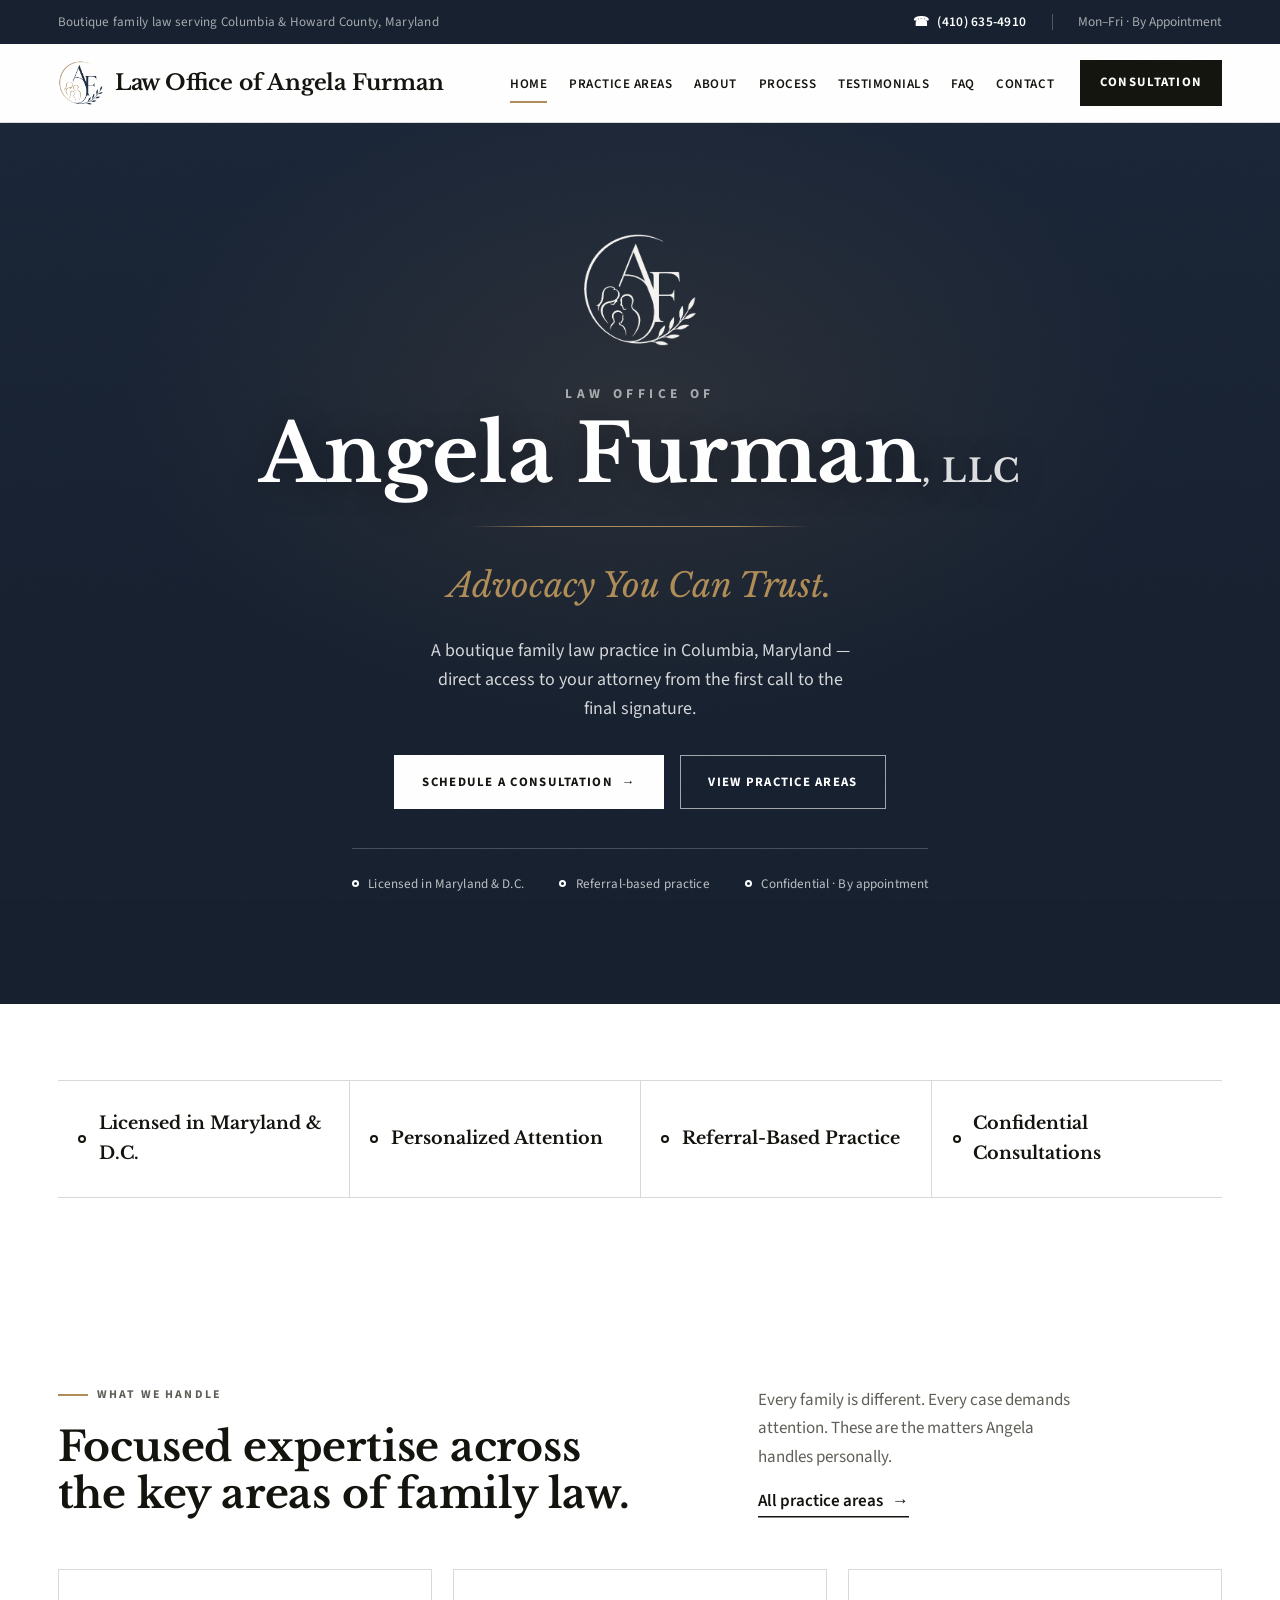
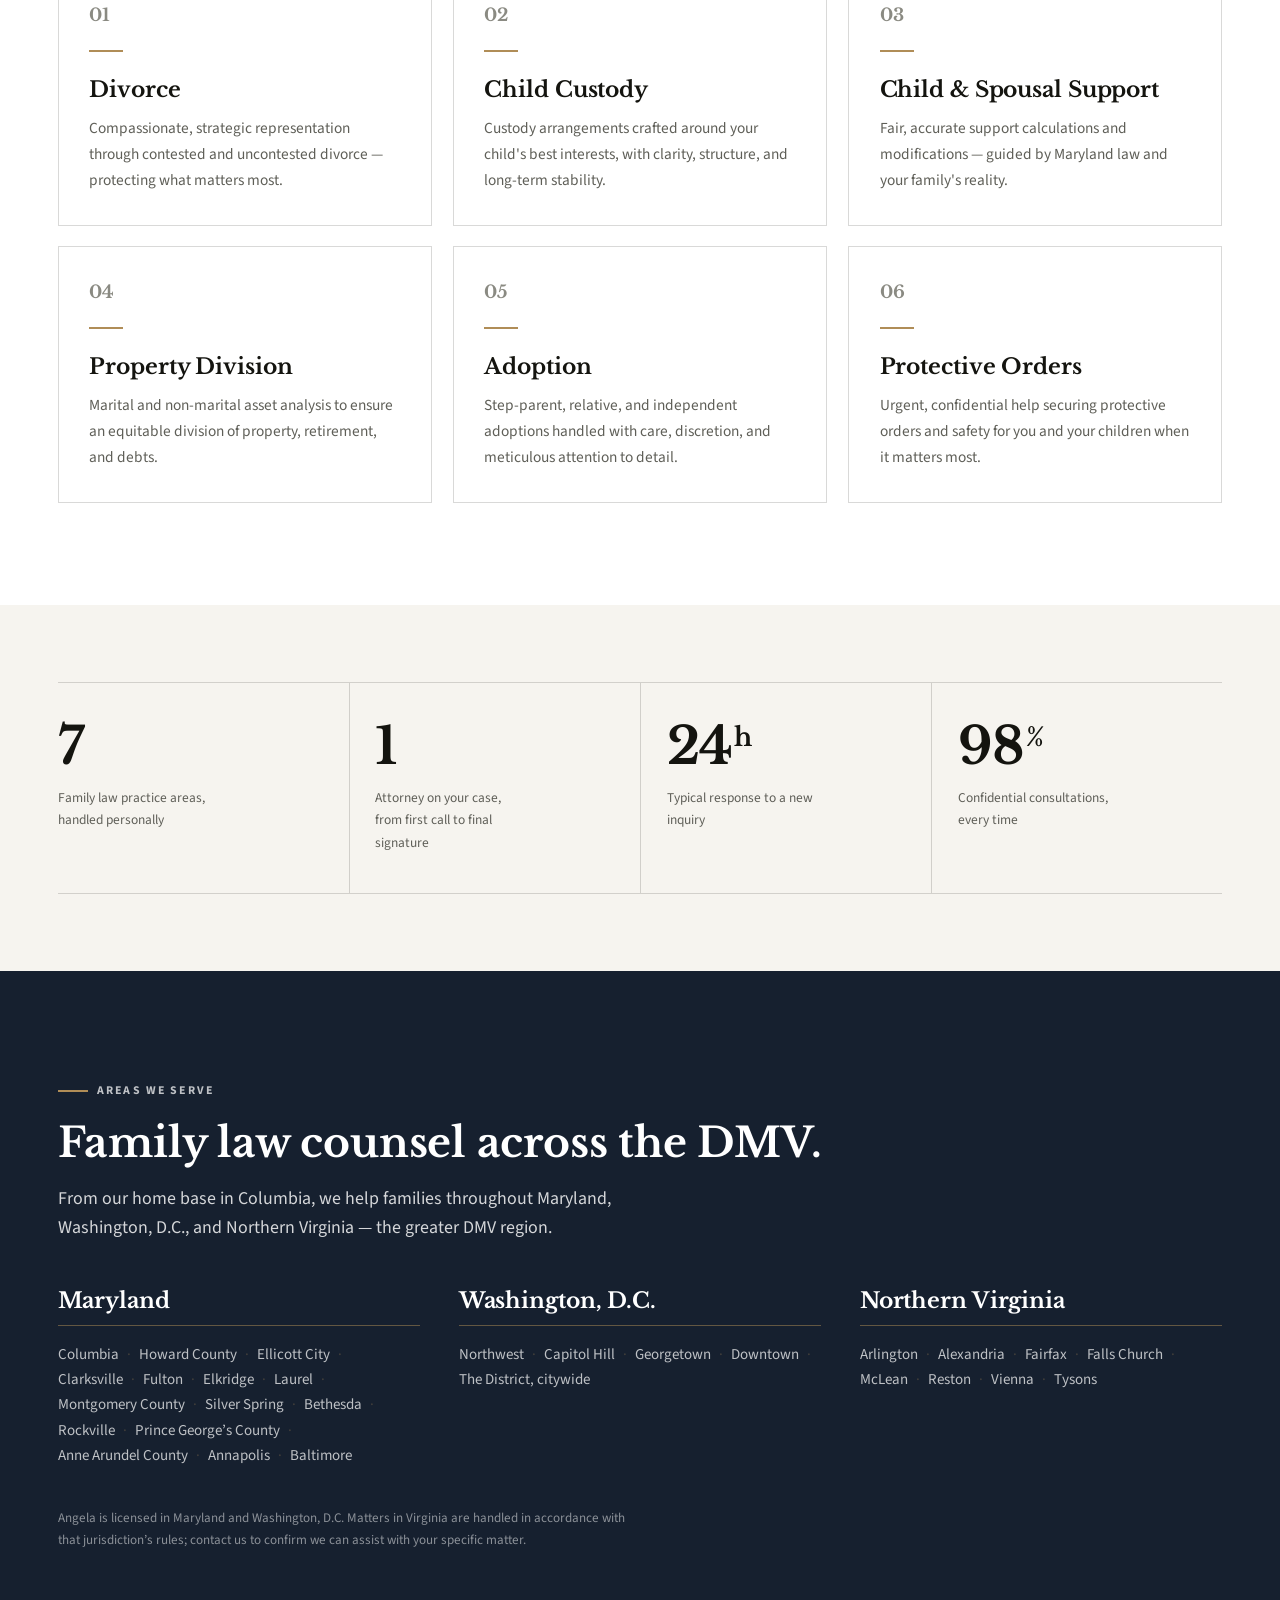
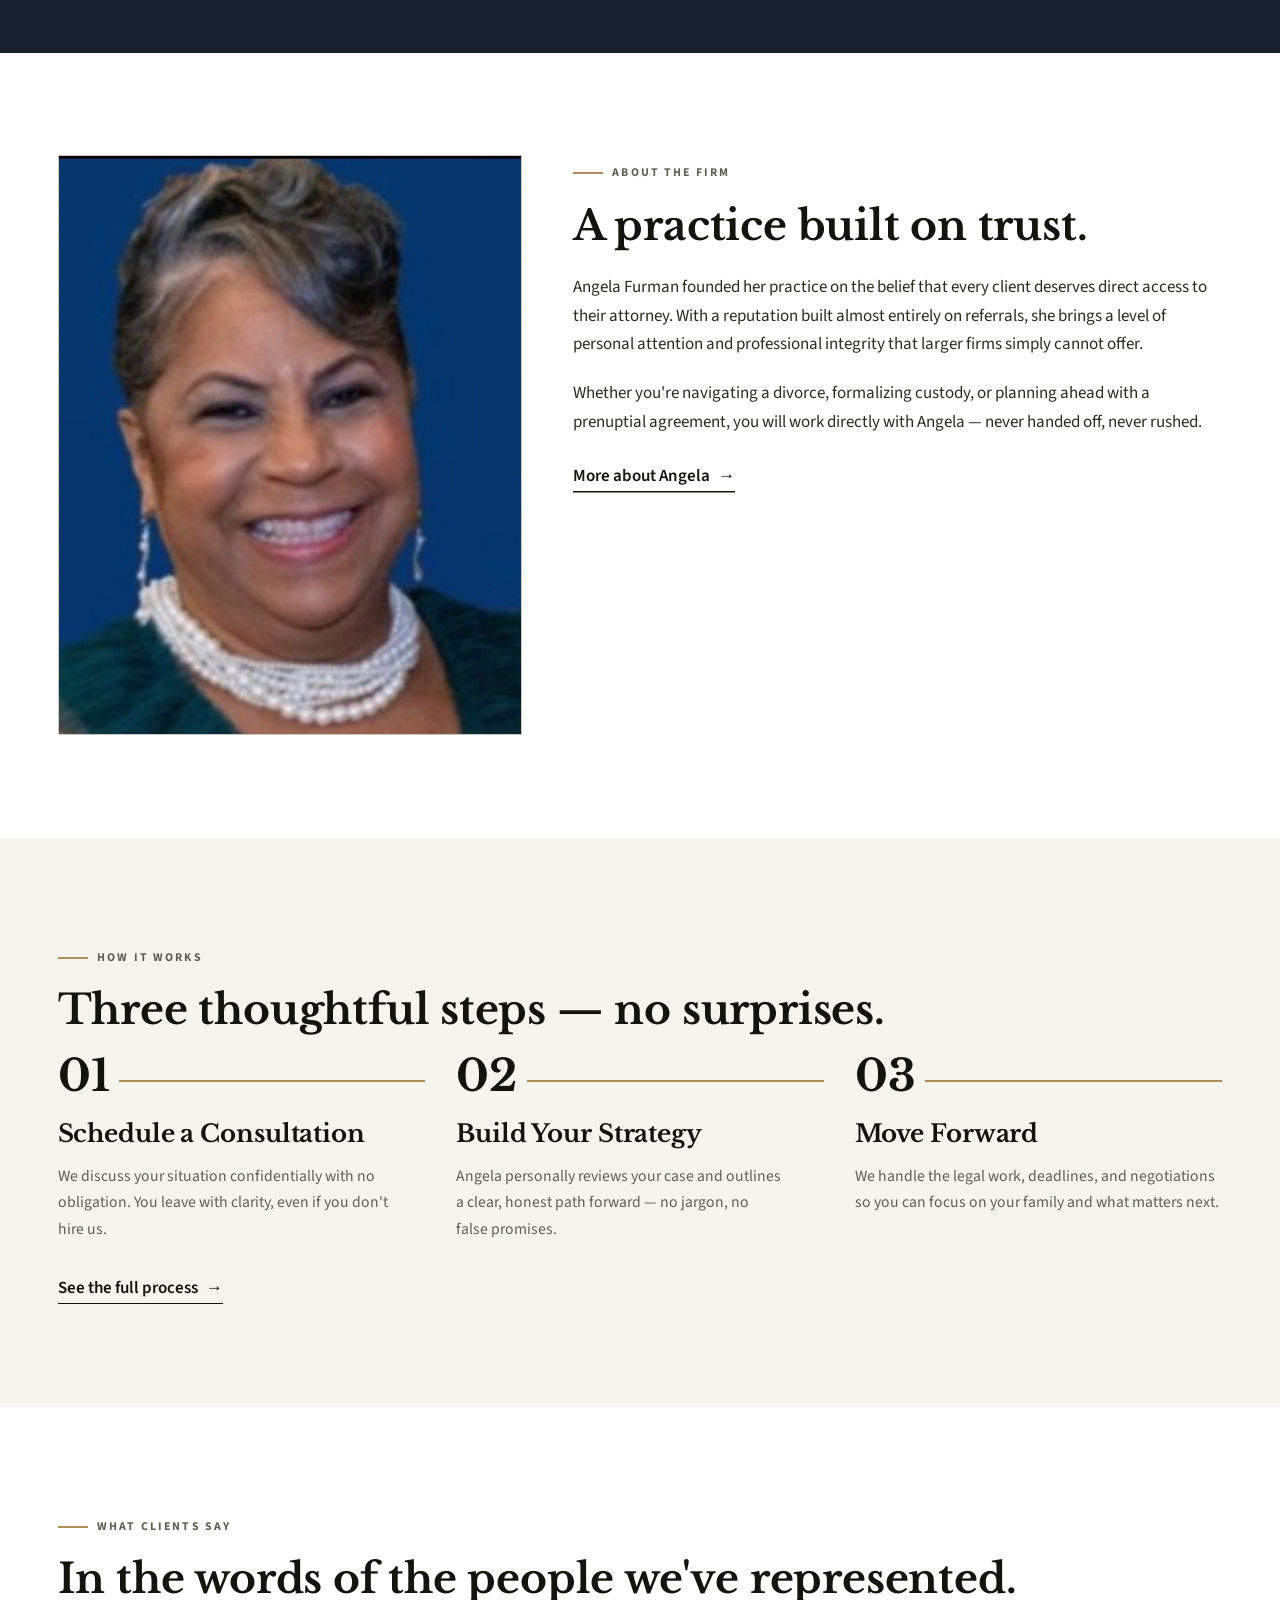
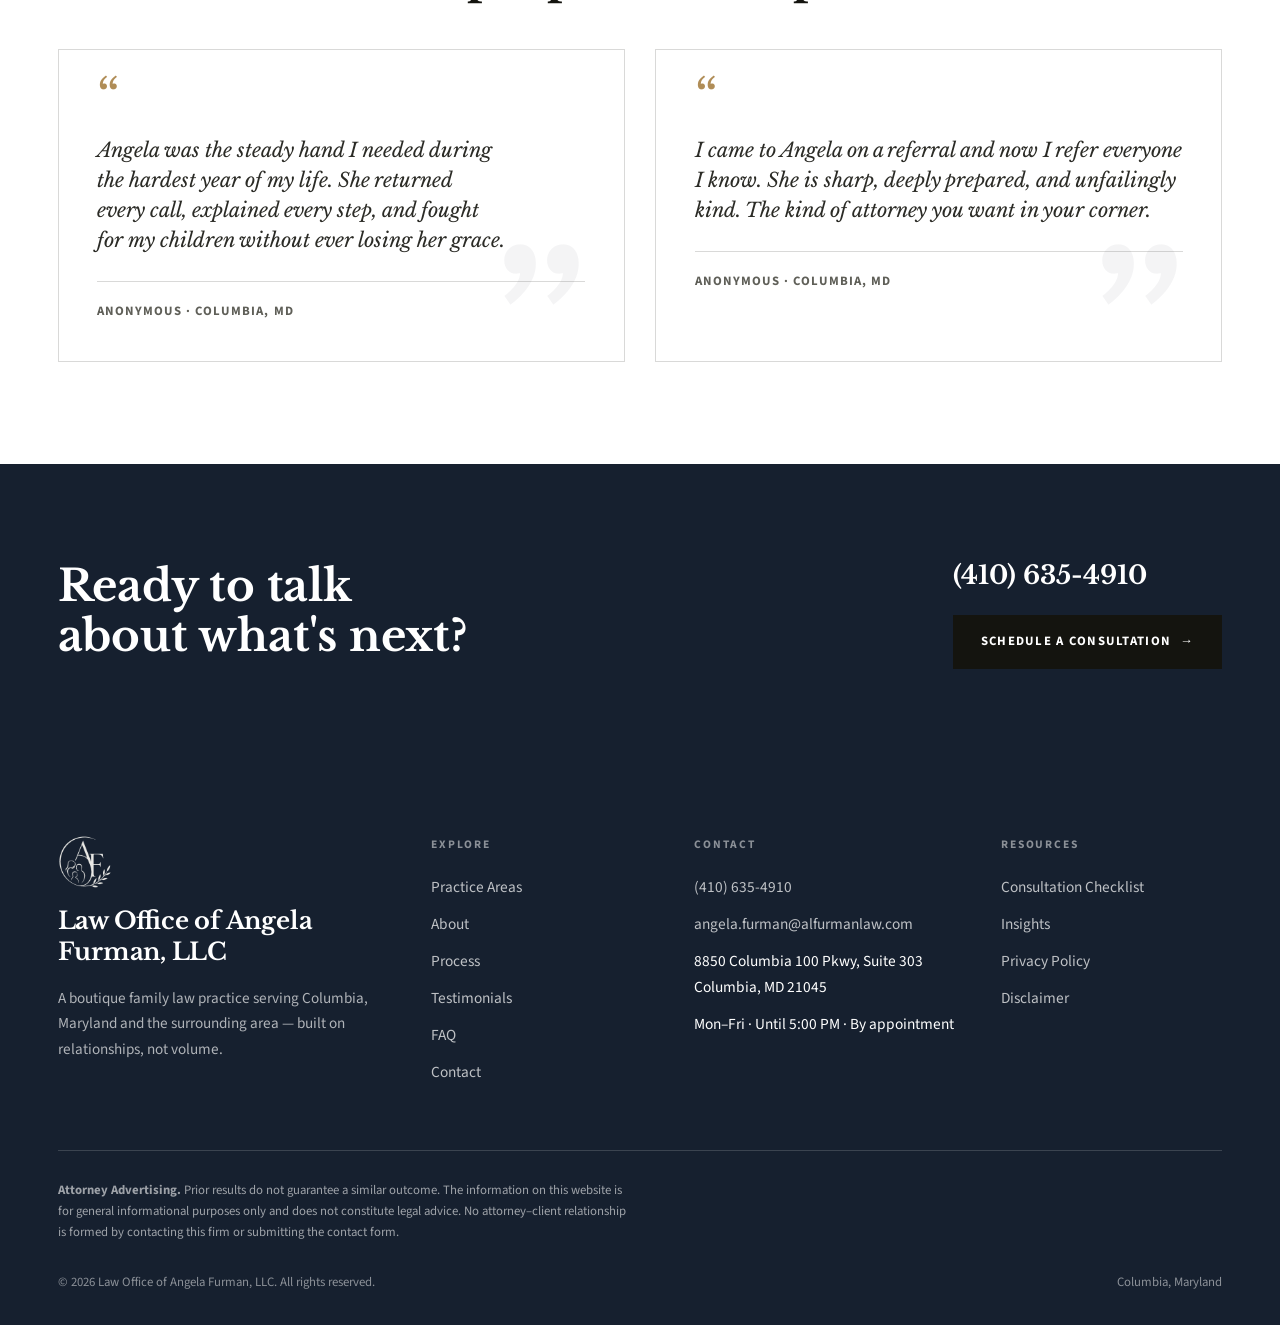
<file: index.html>
<!DOCTYPE html>
<html lang="en" class="no-js">
<head>
  <meta charset="UTF-8" />
  <meta name="viewport" content="width=device-width, initial-scale=1.0" />
  <title>Law Office of Angela Furman, LLC | Family Law Attorney Columbia, MD</title>
  <meta name="description" content="Angela Furman is a trusted family law attorney in Columbia, MD handling divorce, child custody, support, and more. Schedule a confidential consultation today." />
  <meta name="theme-color" content="#ffffff" />
  <!-- CONFIRM production domain (BASE_URL) before relying on canonical / og:url -->
  <link rel="canonical" href="https://alfurmanlaw.com/" />
  <meta property="og:type" content="website" />
  <meta property="og:site_name" content="Law Office of Angela Furman, LLC" />
  <meta property="og:title" content="Law Office of Angela Furman, LLC | Family Law Attorney Columbia, MD" />
  <meta property="og:description" content="Angela Furman is a trusted family law attorney in Columbia, MD handling divorce, child custody, support, and more. Schedule a confidential consultation today." />
  <meta property="og:url" content="https://alfurmanlaw.com/" />
  <meta property="og:image" content="https://alfurmanlaw.com/assets/img/og.png" />
  <meta property="og:image:width" content="1200" />
  <meta property="og:image:height" content="630" />
  <meta name="twitter:card" content="summary_large_image" />
  <meta name="twitter:title" content="Law Office of Angela Furman, LLC | Family Law Attorney Columbia, MD" />
  <meta name="twitter:description" content="Angela Furman is a trusted family law attorney in Columbia, MD handling divorce, child custody, support, and more. Schedule a confidential consultation today." />
  <meta name="twitter:image" content="https://alfurmanlaw.com/assets/img/og.png" />
  <link rel="icon" href="favicon.ico" sizes="any" />
  <link rel="icon" type="image/png" sizes="32x32" href="assets/img/favicon-32.png" />
  <link rel="icon" type="image/png" sizes="16x16" href="assets/img/favicon-16.png" />
  <link rel="apple-touch-icon" href="assets/img/apple-touch-icon.png" />
  <link rel="manifest" href="site.webmanifest" />
  <link rel="preload" href="assets/fonts/source-sans-3-400-normal-latin.woff2" as="font" type="font/woff2" crossorigin />
  <link rel="preload" href="assets/fonts/libre-baskerville-700-normal-latin.woff2" as="font" type="font/woff2" crossorigin />
  <link rel="stylesheet" href="assets/fonts/fonts.css" />
  <link rel="stylesheet" href="assets/css/styles.css" />
  <script type="application/ld+json">{"@context":"https://schema.org","@type":"LegalService","name":"Law Office of Angela Furman, LLC","description":"Boutique family law practice in Columbia, Maryland — divorce, custody, support, and family matters.","url":"https://alfurmanlaw.com/","image":"https://alfurmanlaw.com/assets/img/og.png","telephone":"+1-410-635-4910","email":"angela.furman@alfurmanlaw.com","areaServed":["Columbia, MD","Howard County, MD","Montgomery County, MD","Anne Arundel County, MD","Baltimore, MD","Washington, DC","Northern Virginia"],"address":{"@type":"PostalAddress","streetAddress":"8850 Columbia 100 Pkwy, Suite 303","addressLocality":"Columbia","addressRegion":"MD","postalCode":"21045","addressCountry":"US"}}</script>
</head>
<body>
  <a class="skip-link" href="#main">Skip to content</a>
  <!-- ===== TOP UTILITY BAR ===== -->
  <div class="topbar">
    <div class="container">
      <span class="tb-left">Boutique family law serving Columbia &amp; Howard County, Maryland</span>
      <div class="tb-right">
        <a href="tel:+14106354910" aria-label="Call the firm at (410) 635-4910"><span aria-hidden="true">&#9742;</span> (410) 635-4910</a>
        <span class="tb-sep" aria-hidden="true"></span>
        <span class="tb-hours">Mon&ndash;Fri &middot; By Appointment</span>
      </div>
    </div>
  </div>

  <!-- ===== MAIN HEADER ===== -->
  <header class="site-header">
    <div class="container">
      <a class="brand" href="index.html" aria-label="Law Office of Angela Furman, LLC — home">
        <img class="brand__logo" src="assets/img/logo-mark.png" alt="" width="54" height="54" />
        <span class="brand__text">
          <span class="brand__name">Law Office of Angela Furman</span>
        </span>
      </a>
      <nav class="nav" aria-label="Primary">
        <ul class="nav__links">
          <li><a class="nav__link" href="index.html" aria-current="true">Home</a></li>
          <li><a class="nav__link" href="practice-areas.html">Practice Areas</a></li>
          <li><a class="nav__link" href="about.html">About</a></li>
          <li><a class="nav__link" href="process.html">Process</a></li>
          <li><a class="nav__link" href="testimonials.html">Testimonials</a></li>
          <li><a class="nav__link" href="faq.html">FAQ</a></li>
          <li><a class="nav__link" href="contact.html">Contact</a></li>
        </ul>
        <a class="btn btn--solid nav__cta" href="contact.html"><span class="btn__label">Consultation</span></a>
      </nav>
      <button class="burger" aria-label="Open menu" aria-expanded="false" aria-controls="drawer"><span></span><span></span><span></span></button>
    </div>
  </header>

  <!-- ===== MOBILE DRAWER ===== -->
  <div class="drawer" id="drawer" aria-hidden="true" aria-label="Mobile menu">
    <button class="drawer__close" aria-label="Close menu"></button>
    <ul class="drawer__links">
      <li><a href="index.html"><span class="idx">01</span> Home</a></li>
      <li><a href="practice-areas.html"><span class="idx">02</span> Practice Areas</a></li>
      <li><a href="about.html"><span class="idx">03</span> About</a></li>
      <li><a href="process.html"><span class="idx">04</span> Process</a></li>
      <li><a href="testimonials.html"><span class="idx">05</span> Testimonials</a></li>
      <li><a href="faq.html"><span class="idx">06</span> FAQ</a></li>
      <li><a href="contact.html"><span class="idx">07</span> Contact</a></li>
    </ul>
    <a class="btn btn--solid drawer__cta" href="contact.html"><span class="btn__label">Schedule a Consultation</span><span class="btn__arrow">&rarr;</span></a>
    <div class="drawer__foot">
      <a href="tel:+14106354910">(410) 635-4910</a>
      <a href="mailto:angela.furman@alfurmanlaw.com">angela.furman@alfurmanlaw.com</a>
    </div>
  </div>

  <main id="main">

    <!-- ===== HERO (branded lockup) ===== -->
    <section class="hero hero--brand" aria-label="Introduction">
      <div class="hero__glow" aria-hidden="true"></div>
      <div class="serve__rings hero__rings" aria-hidden="true"><span></span><span></span><span></span><span></span></div>
      <div class="container">
        <div class="hero--brand__inner">
          <img class="hero-emblem" src="assets/img/logo-mark-light.png" alt="" width="120" height="120" data-reveal />
          <p class="hero-brand__eyebrow" data-reveal data-delay="1">Law Office of</p>
          <h1 class="hero-brand__name" data-reveal data-delay="1">Angela Furman<span class="llc">,&nbsp;LLC</span></h1>
          <div class="hero-brand__rule" data-reveal data-delay="2" aria-hidden="true"></div>
          <p class="hero-brand__tag" data-reveal data-delay="2">Advocacy You Can Trust.</p>
          <p class="lead" data-reveal data-delay="3" style="margin-top: 1.4rem; max-width: 52ch;">
            A boutique family law practice in Columbia, Maryland — direct access to your attorney
            from the first call to the final signature.
          </p>
          <div class="hero__cta" data-reveal data-delay="3">
            <a class="btn btn--solid" href="contact.html"><span class="btn__label">Schedule a Consultation</span><span class="btn__arrow">&rarr;</span></a>
            <a class="btn btn--ghost" href="practice-areas.html"><span class="btn__label">View Practice Areas</span></a>
          </div>
          <div class="hero__meta" data-reveal data-delay="4">
            <span class="m">Licensed in Maryland &amp; D.C.</span>
            <span class="m">Referral-based practice</span>
            <span class="m">Confidential &middot; By appointment</span>
          </div>
        </div>
      </div>
    </section>

    <!-- ===== TRUST BAND ===== -->
    <section class="section--tight bg-paper" id="trust" aria-label="Why clients choose the firm">
      <div class="container">
        <div class="trust__row trust-band" data-stagger>
          <div class="trust__item"><span class="mark" aria-hidden="true"></span><span class="n">Licensed in Maryland &amp; D.C.</span></div>
          <div class="trust__item"><span class="mark" aria-hidden="true"></span><span class="n">Personalized Attention</span></div>
          <div class="trust__item"><span class="mark" aria-hidden="true"></span><span class="n">Referral-Based Practice</span></div>
          <div class="trust__item"><span class="mark" aria-hidden="true"></span><span class="n">Confidential Consultations</span></div>
        </div>
      </div>
    </section>

    <!-- ===== PRACTICE TEASER ===== -->
    <section class="section bg-paper" aria-labelledby="pa-heading">
      <div class="container">
        <div class="split split--7-5 split--center sec-head" data-reveal style="margin-bottom: clamp(2rem,4vw,3.2rem); max-width:none;">
          <div>
            <p class="overline"><span class="tick"></span> What We Handle</p>
            <h2 class="h-xl display" id="pa-heading" style="margin-top: 1.1rem;">Focused expertise across the key areas of family law.</h2>
          </div>
          <div style="align-self:end;">
            <p class="muted" style="max-width:40ch;">Every family is different. Every case demands attention. These are the matters Angela handles personally.</p>
            <a class="link" href="practice-areas.html" style="margin-top:1rem;">All practice areas <span class="arrow" aria-hidden="true">&rarr;</span></a>
          </div>
        </div>
        <div class="parea-grid" data-stagger>
          <div class="parea">
            <span class="parea__num">01</span><span class="parea__rule" aria-hidden="true"></span>
            <h3 class="parea__title">Divorce <span class="arrow" aria-hidden="true">&rarr;</span></h3>
            <p class="parea__desc">Compassionate, strategic representation through contested and uncontested divorce — protecting what matters most.</p>
            <a class="parea__link" href="practice-areas.html">Divorce</a>
          </div>
          <div class="parea">
            <span class="parea__num">02</span><span class="parea__rule" aria-hidden="true"></span>
            <h3 class="parea__title">Child Custody <span class="arrow" aria-hidden="true">&rarr;</span></h3>
            <p class="parea__desc">Custody arrangements crafted around your child's best interests, with clarity, structure, and long-term stability.</p>
            <a class="parea__link" href="practice-areas.html">Child Custody</a>
          </div>
          <div class="parea">
            <span class="parea__num">03</span><span class="parea__rule" aria-hidden="true"></span>
            <h3 class="parea__title">Child &amp; Spousal Support <span class="arrow" aria-hidden="true">&rarr;</span></h3>
            <p class="parea__desc">Fair, accurate support calculations and modifications — guided by Maryland law and your family's reality.</p>
            <a class="parea__link" href="practice-areas.html">Child &amp; Spousal Support</a>
          </div>
          <div class="parea">
            <span class="parea__num">04</span><span class="parea__rule" aria-hidden="true"></span>
            <h3 class="parea__title">Property Division <span class="arrow" aria-hidden="true">&rarr;</span></h3>
            <p class="parea__desc">Marital and non-marital asset analysis to ensure an equitable division of property, retirement, and debts.</p>
            <a class="parea__link" href="practice-areas.html">Property Division</a>
          </div>
          <div class="parea">
            <span class="parea__num">05</span><span class="parea__rule" aria-hidden="true"></span>
            <h3 class="parea__title">Adoption <span class="arrow" aria-hidden="true">&rarr;</span></h3>
            <p class="parea__desc">Step-parent, relative, and independent adoptions handled with care, discretion, and meticulous attention to detail.</p>
            <a class="parea__link" href="practice-areas.html">Adoption</a>
          </div>
          <div class="parea">
            <span class="parea__num">06</span><span class="parea__rule" aria-hidden="true"></span>
            <h3 class="parea__title">Protective Orders <span class="arrow" aria-hidden="true">&rarr;</span></h3>
            <p class="parea__desc">Urgent, confidential help securing protective orders and safety for you and your children when it matters most.</p>
            <a class="parea__link" href="practice-areas.html">Protective Orders</a>
          </div>
        </div>
      </div>
    </section>

    <!-- ===== STATS ===== -->
    <section class="section--tight bg-soft" aria-label="The firm at a glance">
      <div class="container">
        <div class="stats" data-reveal>
          <div class="stat"><div class="stat__num"><span data-count="7">0</span></div><div class="stat__label">Family law practice areas, handled personally</div></div>
          <div class="stat"><div class="stat__num"><span data-count="1">0</span></div><div class="stat__label">Attorney on your case, from first call to final signature</div></div>
          <!-- CONFIRM response-time claim -->
          <div class="stat"><div class="stat__num"><span data-count="24">0</span><span class="suf">h</span></div><div class="stat__label">Typical response to a new inquiry</div></div>
          <div class="stat"><div class="stat__num"><span data-count="100">0</span><span class="suf">%</span></div><div class="stat__label">Confidential consultations, every time</div></div>
        </div>
      </div>
    </section>

    <!-- ===== AREAS WE SERVE (DMV) ===== -->
    <section class="section serve bg-dark" aria-labelledby="serve-h">
      <div class="serve__rings" aria-hidden="true"><span></span><span></span><span></span><span></span></div>
      <div class="container">
        <div class="sec-head" data-reveal>
          <p class="overline"><span class="tick"></span> Areas We Serve</p>
          <h2 class="h-xl display" id="serve-h" style="margin-top:1.1rem;">Family law counsel across the DMV.</h2>
          <p class="lead measure">From our home base in Columbia, we help families throughout Maryland, Washington, D.C., and Northern Virginia &mdash; the greater DMV region.</p>
        </div>
        <div class="serve__cols" data-stagger>
          <div class="serve__col">
            <h3 class="serve__region">Maryland</h3>
            <ul class="serve__list">
              <li>Columbia</li><li>Howard County</li><li>Ellicott City</li><li>Clarksville</li><li>Fulton</li><li>Elkridge</li><li>Laurel</li><li>Montgomery County</li><li>Silver Spring</li><li>Bethesda</li><li>Rockville</li><li>Prince George&rsquo;s County</li><li>Anne Arundel County</li><li>Annapolis</li><li>Baltimore</li>
            </ul>
          </div>
          <div class="serve__col">
            <h3 class="serve__region">Washington, D.C.</h3>
            <ul class="serve__list">
              <li>Northwest</li><li>Capitol Hill</li><li>Georgetown</li><li>Downtown</li><li>The District, citywide</li>
            </ul>
          </div>
          <div class="serve__col">
            <h3 class="serve__region">Northern Virginia</h3>
            <ul class="serve__list">
              <li>Arlington</li><li>Alexandria</li><li>Fairfax</li><li>Falls Church</li><li>McLean</li><li>Reston</li><li>Vienna</li><li>Tysons</li>
            </ul>
          </div>
        </div>
        <!-- CONFIRM: representation in D.C. and Virginia requires the appropriate bar admission.
             Confirm Angela's licensure (or co-counsel arrangements) before advertising service there. -->
        <p class="serve__note" data-reveal>Angela is licensed in Maryland and Washington, D.C. Matters in Virginia are handled in accordance with that jurisdiction&rsquo;s rules; contact us to confirm we can assist with your specific matter.</p>
      </div>
    </section>

    <!-- ===== ABOUT TEASER ===== -->
    <section class="section bg-paper" aria-labelledby="about-t">
      <div class="container">
        <div class="split split--5-7" data-reveal>
          <div><div class="figure photo-slot ar-portrait">
              <div class="photo-slot__mono" aria-hidden="true">AF</div>
              <span class="photo-slot__label">Attorney portrait &mdash; add assets/img/angela-furman.jpg</span>
              <img class="portrait-photo" src="assets/img/angela-furman.jpg" alt="Angela Furman, Esq., founding attorney" />
            </div></div>
          <div>
            <p class="overline"><span class="tick"></span> About the Firm</p>
            <h2 class="h-xl display" id="about-t" style="margin-top:1.1rem;">A practice built on trust.</h2>
            <div class="stack" style="margin-top:1.5rem; color:var(--ink-2);">
              <p>Angela Furman founded her practice on the belief that every client deserves direct access to their attorney. With a reputation built almost entirely on referrals, she brings a level of personal attention and professional integrity that larger firms simply cannot offer.</p>
              <p>Whether you're navigating a divorce, formalizing custody, or planning ahead with a prenuptial agreement, you will work directly with Angela — never handed off, never rushed.</p>
            </div>
            <a class="link" href="about.html" style="margin-top:1.6rem;">More about Angela <span class="arrow" aria-hidden="true">&rarr;</span></a>
          </div>
        </div>
      </div>
    </section>

    <!-- ===== PROCESS TEASER ===== -->
    <section class="section bg-soft" aria-labelledby="proc-t">
      <div class="container">
        <div class="sec-head" data-reveal>
          <p class="overline"><span class="tick"></span> How It Works</p>
          <h2 class="h-xl display" id="proc-t" style="margin-top:1.1rem;">Three thoughtful steps — no surprises.</h2>
        </div>
        <div class="steps" data-stagger>
          <div class="step"><div class="step__num">01</div><h3 class="step__title">Schedule a Consultation</h3><p class="step__text">We discuss your situation confidentially with no obligation. You leave with clarity, even if you don't hire us.</p></div>
          <div class="step"><div class="step__num">02</div><h3 class="step__title">Build Your Strategy</h3><p class="step__text">Angela personally reviews your case and outlines a clear, honest path forward — no jargon, no false promises.</p></div>
          <div class="step"><div class="step__num">03</div><h3 class="step__title">Move Forward</h3><p class="step__text">We handle the legal work, deadlines, and negotiations so you can focus on your family and what matters next.</p></div>
        </div>
        <a class="link" href="process.html" style="margin-top:2rem; display:inline-flex;">See the full process <span class="arrow" aria-hidden="true">&rarr;</span></a>
      </div>
    </section>

    <!-- ===== TESTIMONIALS TEASER ===== -->
    <section class="section bg-paper" aria-labelledby="tst-t">
      <div class="container">
        <div class="sec-head" data-reveal>
          <p class="overline"><span class="tick"></span> What Clients Say</p>
          <h2 class="h-xl display" id="tst-t" style="margin-top:1.1rem;">In the words of the people we've represented.</h2>
        </div>
        <div class="tgrid" data-stagger>
          <blockquote class="tcard"><span class="quote__mark" aria-hidden="true">&ldquo;</span><p class="quote">Angela was the steady hand I needed during the hardest year of my life. She returned every call, explained every step, and fought for my children without ever losing her grace.</p><footer class="quote__cite">Anonymous &middot; Columbia, MD</footer></blockquote>
          <blockquote class="tcard"><span class="quote__mark" aria-hidden="true">&ldquo;</span><p class="quote">I came to Angela on a referral and now I refer everyone I know. She is sharp, deeply prepared, and unfailingly kind. The kind of attorney you want in your corner.</p><footer class="quote__cite">Anonymous &middot; Columbia, MD</footer></blockquote>
        </div>
      </div>
    </section>

    <!-- ===== CTA BAND ===== -->
    <section class="cta-band" aria-label="Contact call to action">
      <div class="container">
        <h2 class="cta-band__title" data-reveal>Ready to talk about what's next?</h2>
        <div class="cta-band__side" data-reveal data-delay="1">
          <span class="phone"><a href="tel:+14106354910">(410) 635-4910</a></span>
          <a class="btn btn--solid" href="contact.html"><span class="btn__label">Schedule a Consultation</span><span class="btn__arrow">&rarr;</span></a>
        </div>
      </div>
    </section>
  </main>

  <!-- ===== FOOTER ===== -->
  <footer class="site-footer" aria-label="Footer">
    <div class="container">
      <div class="footer-grid">
        <div class="footer-brand">
          <img class="footer-logo" src="assets/img/logo-mark-light.png" alt="" width="54" height="54" />
          <span class="brand__name display">Law Office of Angela Furman, LLC</span>
          <p>A boutique family law practice serving Columbia, Maryland and the surrounding area &mdash; built on relationships, not volume.</p>
        </div>
        <div>
          <h4>Explore</h4>
          <ul>
            <li><a href="practice-areas.html">Practice Areas</a></li>
            <li><a href="about.html">About</a></li>
            <li><a href="process.html">Process</a></li>
            <li><a href="testimonials.html">Testimonials</a></li>
            <li><a href="faq.html">FAQ</a></li>
            <li><a href="contact.html">Contact</a></li>
          </ul>
        </div>
        <div>
          <h4>Contact</h4>
          <ul>
            <li><a href="tel:+14106354910">(410) 635-4910</a></li>
            <li><a href="mailto:angela.furman@alfurmanlaw.com">angela.furman@alfurmanlaw.com</a></li>
            <li>8850 Columbia 100 Pkwy, Suite 303<br>Columbia, MD 21045</li>
            <li>Mon&ndash;Fri &middot; Until 5:00 PM &middot; By appointment</li>
          </ul>
        </div>
        <div>
          <h4>Resources</h4>
          <ul>
            <li><a href="consultation-checklist.html">Consultation Checklist</a></li>
            <li><a href="insights.html">Insights</a></li>
            <li><a href="privacy-policy.html">Privacy Policy</a></li>
            <li><a href="disclaimer.html">Disclaimer</a></li>
          </ul>
        </div>
      </div>
      <div class="footer-legal">
        <p class="disclaimer"><strong>Attorney Advertising.</strong> Prior results do not guarantee a similar outcome. The information on this website is for general informational purposes only and does not constitute legal advice. No attorney&ndash;client relationship is formed by contacting this firm or submitting the contact form.</p>
      </div>
      <div class="footer-bottom">
        <span>&copy; <span id="year">2026</span> Law Office of Angela Furman, LLC. All rights reserved.</span>
        <span>Columbia, Maryland</span>
      </div>
    </div>
  </footer>

  <div class="callbar" data-callbar aria-hidden="true">
    <span class="cb-label">Speak with the firm<strong>(410) 635-4910</strong></span>
    <a class="cb-btn" href="tel:+14106354910">Call Now</a>
  </div>
  <button class="to-top" aria-label="Back to top"><span aria-hidden="true">&uarr;</span></button>

  <script src="assets/js/main.js"></script>
</body>
</html>
</file>
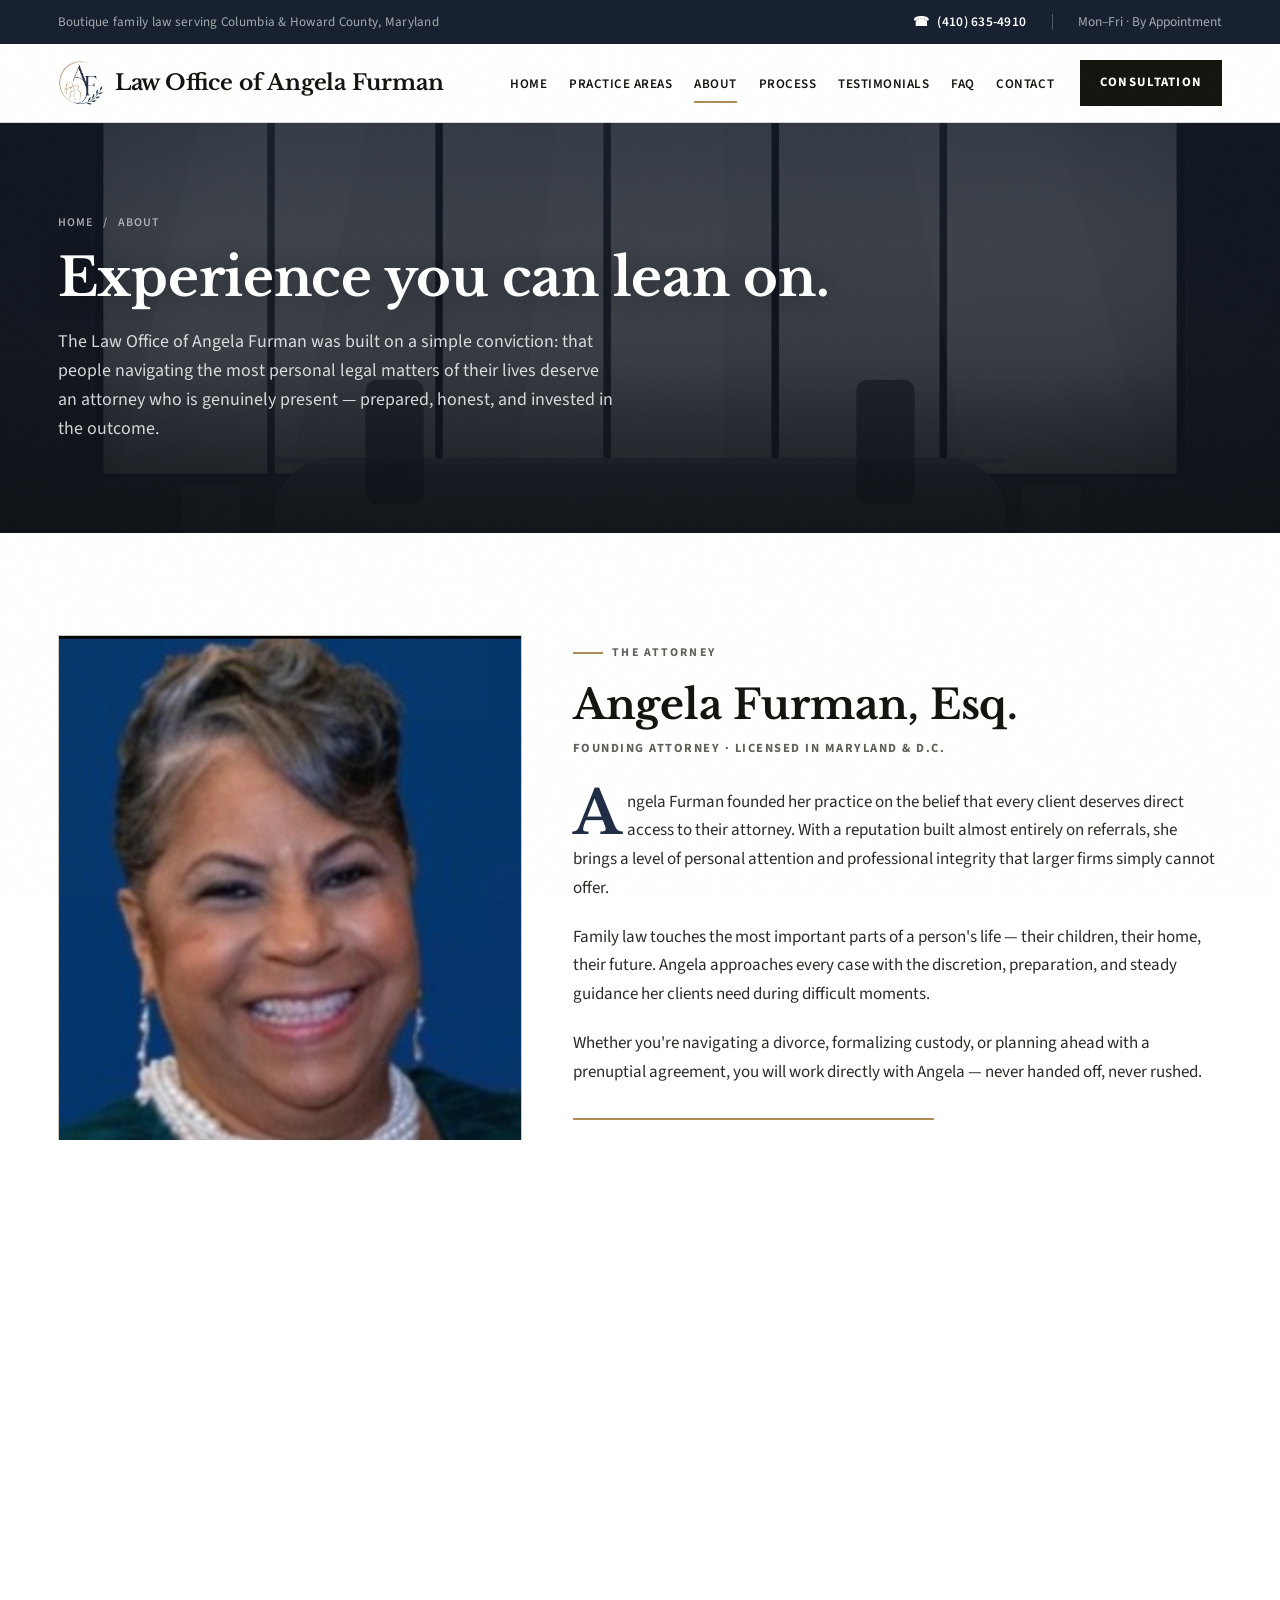
<file: about.html>
<!DOCTYPE html>
<html lang="en" class="no-js">
<head>
  <meta charset="UTF-8" />
  <meta name="viewport" content="width=device-width, initial-scale=1.0" />
  <title>About Angela Furman | Family Law Attorney Columbia, MD</title>
  <meta name="description" content="Meet Angela Furman, Esq. — a boutique, referral-based family law attorney in Columbia, Maryland offering direct, personal representation." />
  <meta name="theme-color" content="#ffffff" />
  <!-- CONFIRM production domain (BASE_URL) before relying on canonical / og:url -->
  <link rel="canonical" href="https://alfurmanlaw.com/about.html" />
  <meta property="og:type" content="website" />
  <meta property="og:site_name" content="Law Office of Angela Furman, LLC" />
  <meta property="og:title" content="About Angela Furman | Family Law Attorney Columbia, MD" />
  <meta property="og:description" content="Meet Angela Furman, Esq. — a boutique, referral-based family law attorney in Columbia, Maryland offering direct, personal representation." />
  <meta property="og:url" content="https://alfurmanlaw.com/about.html" />
  <meta property="og:image" content="https://alfurmanlaw.com/assets/img/og.png" />
  <meta property="og:image:width" content="1200" />
  <meta property="og:image:height" content="630" />
  <meta name="twitter:card" content="summary_large_image" />
  <meta name="twitter:title" content="About Angela Furman | Family Law Attorney Columbia, MD" />
  <meta name="twitter:description" content="Meet Angela Furman, Esq. — a boutique, referral-based family law attorney in Columbia, Maryland offering direct, personal representation." />
  <meta name="twitter:image" content="https://alfurmanlaw.com/assets/img/og.png" />
  <link rel="icon" href="favicon.ico" sizes="any" />
  <link rel="icon" type="image/png" sizes="32x32" href="assets/img/favicon-32.png" />
  <link rel="icon" type="image/png" sizes="16x16" href="assets/img/favicon-16.png" />
  <link rel="apple-touch-icon" href="assets/img/apple-touch-icon.png" />
  <link rel="manifest" href="site.webmanifest" />
  <link rel="preload" href="assets/fonts/source-sans-3-400-normal-latin.woff2" as="font" type="font/woff2" crossorigin />
  <link rel="preload" href="assets/fonts/libre-baskerville-700-normal-latin.woff2" as="font" type="font/woff2" crossorigin />
  <link rel="stylesheet" href="assets/fonts/fonts.css" />
  <link rel="stylesheet" href="assets/css/styles.css" />
  <script type="application/ld+json">{"@context":"https://schema.org","@type":"LegalService","name":"Law Office of Angela Furman, LLC","description":"Boutique family law practice in Columbia, Maryland — divorce, custody, support, and family matters.","url":"https://alfurmanlaw.com/","image":"https://alfurmanlaw.com/assets/img/og.png","telephone":"+1-410-635-4910","email":"angela.furman@alfurmanlaw.com","areaServed":["Columbia, MD","Howard County, MD","Montgomery County, MD","Anne Arundel County, MD","Baltimore, MD","Washington, DC","Northern Virginia"],"address":{"@type":"PostalAddress","streetAddress":"8850 Columbia 100 Pkwy, Suite 303","addressLocality":"Columbia","addressRegion":"MD","postalCode":"21045","addressCountry":"US"}}</script>
  <script type="application/ld+json">{"@context": "https://schema.org", "@type": "BreadcrumbList", "itemListElement": [{"@type": "ListItem", "position": 1, "name": "Home", "item": "https://alfurmanlaw.com/"}, {"@type": "ListItem", "position": 2, "name": "About", "item": "https://alfurmanlaw.com/about.html"}]}</script><script type="application/ld+json">{"@context":"https://schema.org","@type":"Person","name":"Angela Furman","honorificSuffix":"Esq.","jobTitle":"Founding Attorney","url":"https://alfurmanlaw.com/about.html","image":"https://alfurmanlaw.com/assets/img/angela-furman.jpg","worksFor":{"@type":"LegalService","name":"Law Office of Angela Furman, LLC","url":"https://alfurmanlaw.com/"},"areaServed":"Columbia, Maryland","knowsAbout":["Divorce","Child Custody","Child Support","Spousal Support","Property Division","Adoption","Protective Orders","Prenuptial Agreements"],"address":{"@type":"PostalAddress","streetAddress":"8850 Columbia 100 Pkwy, Suite 303","addressLocality":"Columbia","addressRegion":"MD","postalCode":"21045","addressCountry":"US"}}</script>
</head>
<body>
  <a class="skip-link" href="#main">Skip to content</a>
  <!-- ===== TOP UTILITY BAR ===== -->
  <div class="topbar">
    <div class="container">
      <span class="tb-left">Boutique family law serving Columbia &amp; Howard County, Maryland</span>
      <div class="tb-right">
        <a href="tel:+14106354910" aria-label="Call the firm at (410) 635-4910"><span aria-hidden="true">&#9742;</span> (410) 635-4910</a>
        <span class="tb-sep" aria-hidden="true"></span>
        <span class="tb-hours">Mon&ndash;Fri &middot; By Appointment</span>
      </div>
    </div>
  </div>

  <!-- ===== MAIN HEADER ===== -->
  <header class="site-header">
    <div class="container">
      <a class="brand" href="index.html" aria-label="Law Office of Angela Furman, LLC — home">
        <img class="brand__logo" src="assets/img/logo-mark.png" alt="" width="54" height="54" />
        <span class="brand__text">
          <span class="brand__name">Law Office of Angela Furman</span>
        </span>
      </a>
      <nav class="nav" aria-label="Primary">
        <ul class="nav__links">
          <li><a class="nav__link" href="index.html">Home</a></li>
          <li><a class="nav__link" href="practice-areas.html">Practice Areas</a></li>
          <li><a class="nav__link" href="about.html" aria-current="true">About</a></li>
          <li><a class="nav__link" href="process.html">Process</a></li>
          <li><a class="nav__link" href="testimonials.html">Testimonials</a></li>
          <li><a class="nav__link" href="faq.html">FAQ</a></li>
          <li><a class="nav__link" href="contact.html">Contact</a></li>
        </ul>
        <a class="btn btn--solid nav__cta" href="contact.html"><span class="btn__label">Consultation</span></a>
      </nav>
      <button class="burger" aria-label="Open menu" aria-expanded="false" aria-controls="drawer"><span></span><span></span><span></span></button>
    </div>
  </header>

  <!-- ===== MOBILE DRAWER ===== -->
  <div class="drawer" id="drawer" aria-hidden="true" aria-label="Mobile menu">
    <button class="drawer__close" aria-label="Close menu"></button>
    <ul class="drawer__links">
      <li><a href="index.html"><span class="idx">01</span> Home</a></li>
      <li><a href="practice-areas.html"><span class="idx">02</span> Practice Areas</a></li>
      <li><a href="about.html"><span class="idx">03</span> About</a></li>
      <li><a href="process.html"><span class="idx">04</span> Process</a></li>
      <li><a href="testimonials.html"><span class="idx">05</span> Testimonials</a></li>
      <li><a href="faq.html"><span class="idx">06</span> FAQ</a></li>
      <li><a href="contact.html"><span class="idx">07</span> Contact</a></li>
    </ul>
    <a class="btn btn--solid drawer__cta" href="contact.html"><span class="btn__label">Schedule a Consultation</span><span class="btn__arrow">&rarr;</span></a>
    <div class="drawer__foot">
      <a href="tel:+14106354910">(410) 635-4910</a>
      <a href="mailto:angela.furman@alfurmanlaw.com">angela.furman@alfurmanlaw.com</a>
    </div>
  </div>

  <main id="main">

    <!-- ===== PAGE HERO ===== -->
    <section class="page-hero" aria-label="Page introduction">
      <div class="page-hero__bg" aria-hidden="true"></div>
      <div class="page-hero__scrim" aria-hidden="true"></div>
      <div class="container">
        <nav class="page-hero__crumbs" aria-label="Breadcrumb"><a href="index.html">Home</a> <span aria-hidden="true">/</span> About</nav>
        <h1 class="page-hero__title">Experience you can lean on.</h1>
        <p class="lead measure">The Law Office of Angela Furman was built on a simple conviction: that people navigating the most personal legal matters of their lives deserve an attorney who is genuinely present — prepared, honest, and invested in the outcome.</p>
      </div>
    </section>

    <section class="section bg-paper" aria-labelledby="about-heading">
      <div class="container">
        <div class="split split--5-7" data-reveal>
          <div><div class="figure photo-slot ar-portrait">
              <div class="photo-slot__mono" aria-hidden="true">AF</div>
              <span class="photo-slot__label">Attorney portrait &mdash; add assets/img/angela-furman.jpg</span>
              <img class="portrait-photo" src="assets/img/angela-furman.jpg" alt="Angela Furman, Esq., founding attorney" />
            </div></div>
          <div>
            <p class="overline"><span class="tick"></span> The Attorney</p>
            <h2 class="h-xl display" id="about-heading" style="margin-top:1.1rem;">Angela Furman, Esq.</h2>
            <p class="role" style="font-size:.78rem; font-weight:700; letter-spacing:.12em; text-transform:uppercase; color:var(--muted); margin-top:.6rem;">Founding Attorney &middot; Licensed in Maryland &amp; D.C.</p>
            <div class="stack" style="margin-top:1.8rem; color:var(--ink-2);">
              <p class="dropcap">Angela Furman founded her practice on the belief that every client deserves direct access to their attorney. With a reputation built almost entirely on referrals, she brings a level of personal attention and professional integrity that larger firms simply cannot offer.</p>
              <p>Family law touches the most important parts of a person's life — their children, their home, their future. Angela approaches every case with the discretion, preparation, and steady guidance her clients need during difficult moments.</p>
              <p>Whether you're navigating a divorce, formalizing custody, or planning ahead with a prenuptial agreement, you will work directly with Angela — never handed off, never rushed.</p>
            </div>
            <!-- CONFIRM: credentials + licensing statement -->
            <div class="cred-line"><div class="name">Angela Furman, Esq.</div><div class="role">Founding Attorney &middot; Licensed in Maryland &amp; D.C.</div></div>
          </div>
        </div>
      </div>
    </section>

    <section class="section bg-soft" aria-labelledby="values-h">
      <div class="container">
        <div class="sec-head" data-reveal>
          <p class="overline"><span class="tick"></span> What Guides Us</p>
          <h2 class="h-xl display" id="values-h" style="margin-top:1.1rem;">Principles behind every matter we take.</h2>
        </div>
        <div class="parea-grid" data-stagger style="grid-template-columns:repeat(3,1fr);">
          <div class="parea"><span class="parea__num">01</span><span class="parea__rule" aria-hidden="true"></span><h3 class="parea__title">Candor</h3><p class="parea__desc">Honest assessments — including the ones you may not want to hear. Good decisions require the truth.</p></div>
          <div class="parea"><span class="parea__num">02</span><span class="parea__rule" aria-hidden="true"></span><h3 class="parea__title">Discretion</h3><p class="parea__desc">Your circumstances are private. We handle them with the confidentiality and care they deserve.</p></div>
          <div class="parea"><span class="parea__num">03</span><span class="parea__rule" aria-hidden="true"></span><h3 class="parea__title">Preparation</h3><p class="parea__desc">Cases are built on groundwork. We arrive ready — anticipating the other side, not reacting to it.</p></div>
        </div>
      </div>
    </section>

    <!-- ===== CTA BAND ===== -->
    <section class="cta-band" aria-label="Contact call to action">
      <div class="container">
        <h2 class="cta-band__title" data-reveal>Ready to talk about what's next?</h2>
        <div class="cta-band__side" data-reveal data-delay="1">
          <span class="phone"><a href="tel:+14106354910">(410) 635-4910</a></span>
          <a class="btn btn--solid" href="contact.html"><span class="btn__label">Schedule a Consultation</span><span class="btn__arrow">&rarr;</span></a>
        </div>
      </div>
    </section>
  </main>

  <!-- ===== FOOTER ===== -->
  <footer class="site-footer" aria-label="Footer">
    <div class="container">
      <div class="footer-grid">
        <div class="footer-brand">
          <img class="footer-logo" src="assets/img/logo-mark-light.png" alt="" width="54" height="54" />
          <span class="brand__name display">Law Office of Angela Furman, LLC</span>
          <p>A boutique family law practice serving Columbia, Maryland and the surrounding area &mdash; built on relationships, not volume.</p>
        </div>
        <div>
          <h4>Explore</h4>
          <ul>
            <li><a href="practice-areas.html">Practice Areas</a></li>
            <li><a href="about.html">About</a></li>
            <li><a href="process.html">Process</a></li>
            <li><a href="testimonials.html">Testimonials</a></li>
            <li><a href="faq.html">FAQ</a></li>
            <li><a href="contact.html">Contact</a></li>
          </ul>
        </div>
        <div>
          <h4>Contact</h4>
          <ul>
            <li><a href="tel:+14106354910">(410) 635-4910</a></li>
            <li><a href="mailto:angela.furman@alfurmanlaw.com">angela.furman@alfurmanlaw.com</a></li>
            <li>8850 Columbia 100 Pkwy, Suite 303<br>Columbia, MD 21045</li>
            <li>Mon&ndash;Fri &middot; Until 5:00 PM &middot; By appointment</li>
          </ul>
        </div>
        <div>
          <h4>Resources</h4>
          <ul>
            <li><a href="consultation-checklist.html">Consultation Checklist</a></li>
            <li><a href="insights.html">Insights</a></li>
            <li><a href="privacy-policy.html">Privacy Policy</a></li>
            <li><a href="disclaimer.html">Disclaimer</a></li>
          </ul>
        </div>
      </div>
      <div class="footer-legal">
        <p class="disclaimer"><strong>Attorney Advertising.</strong> Prior results do not guarantee a similar outcome. The information on this website is for general informational purposes only and does not constitute legal advice. No attorney&ndash;client relationship is formed by contacting this firm or submitting the contact form.</p>
      </div>
      <div class="footer-bottom">
        <span>&copy; <span id="year">2026</span> Law Office of Angela Furman, LLC. All rights reserved.</span>
        <span>Columbia, Maryland</span>
      </div>
    </div>
  </footer>

  <div class="callbar" data-callbar aria-hidden="true">
    <span class="cb-label">Speak with the firm<strong>(410) 635-4910</strong></span>
    <a class="cb-btn" href="tel:+14106354910">Call Now</a>
  </div>
  <button class="to-top" aria-label="Back to top"><span aria-hidden="true">&uarr;</span></button>

  <script src="assets/js/main.js"></script>
</body>
</html>
</file>
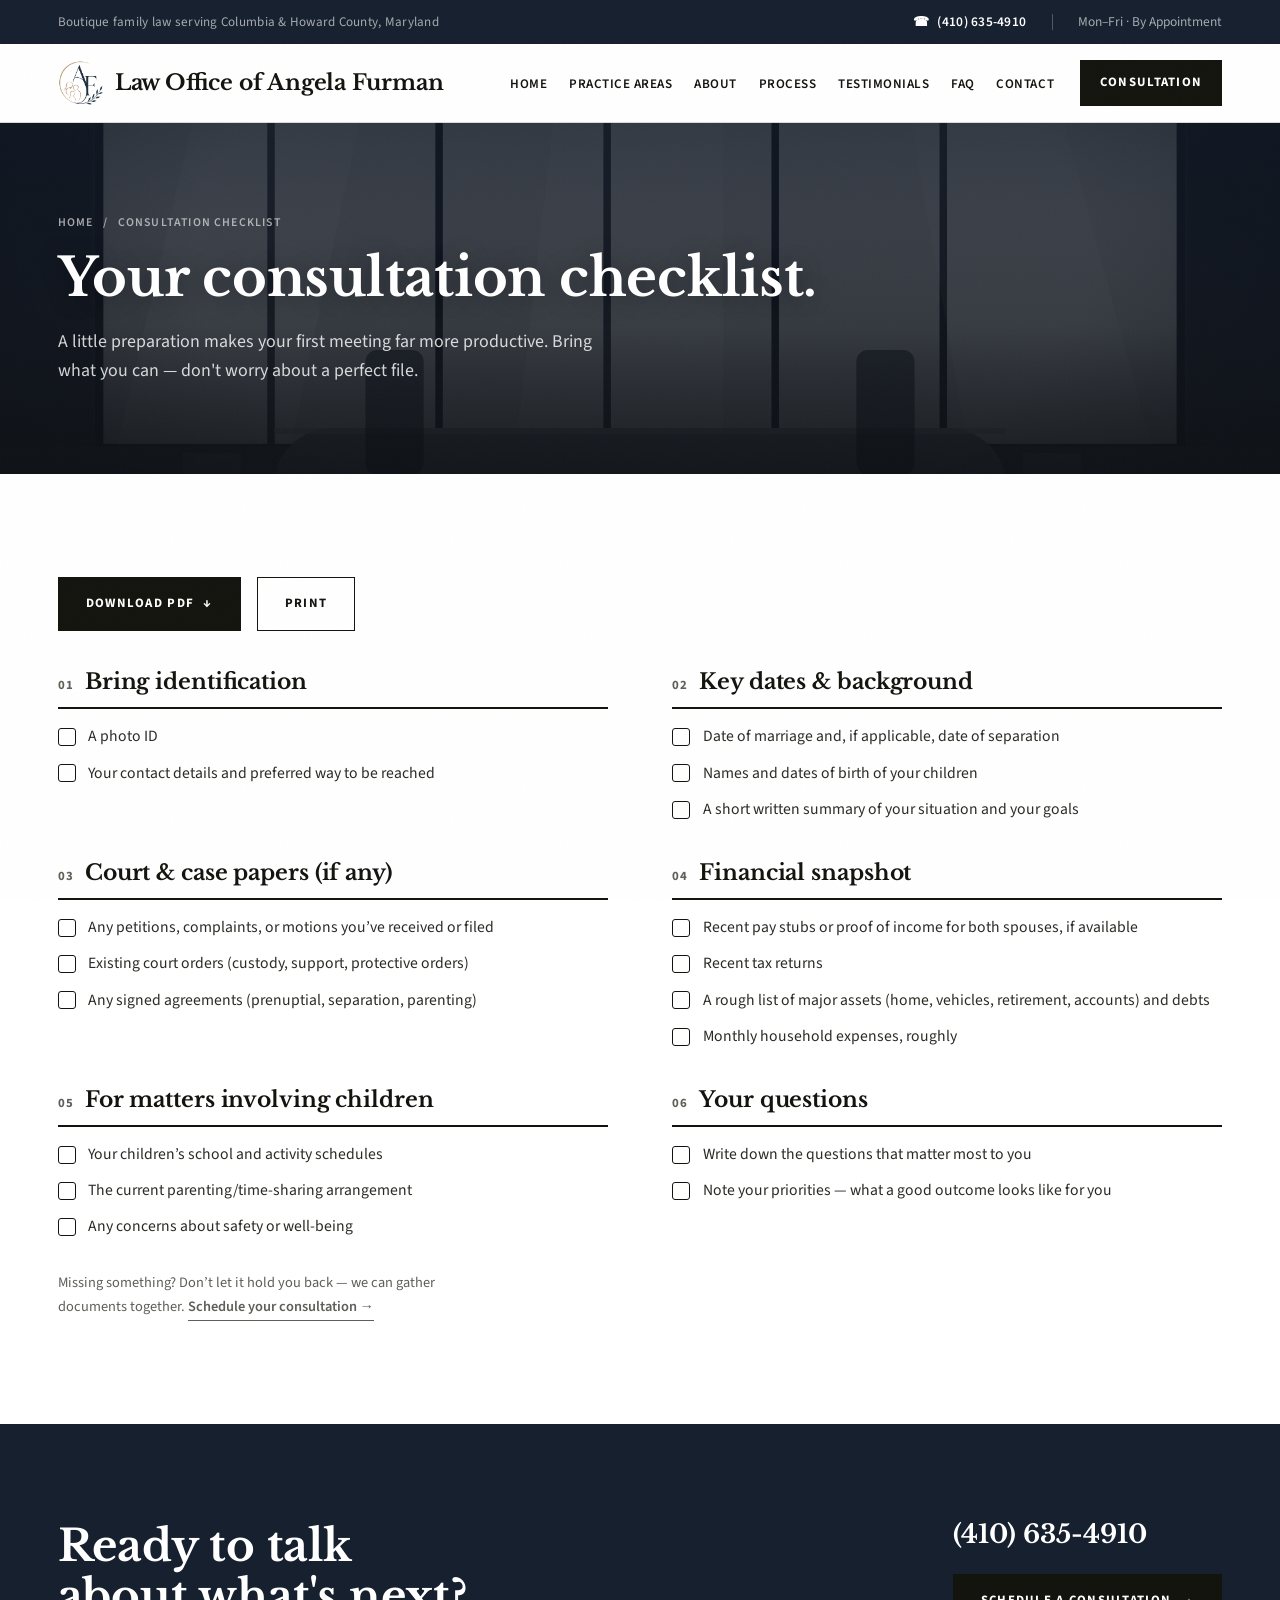
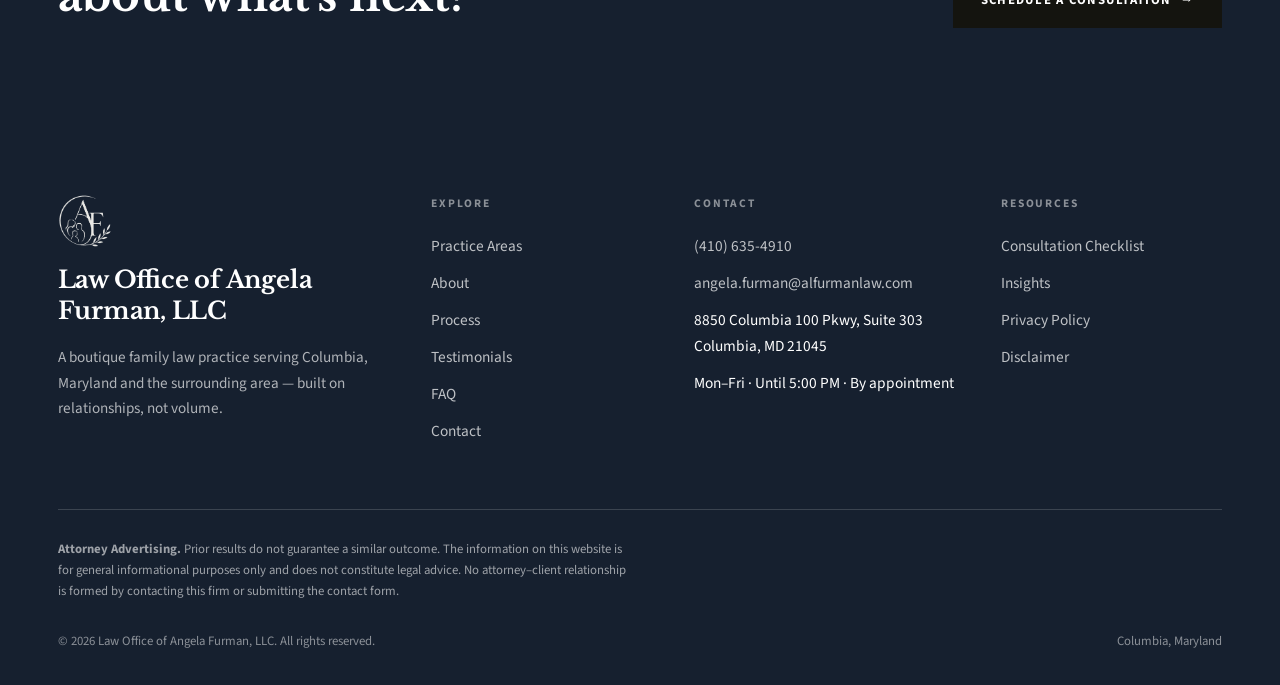
<file: consultation-checklist.html>
<!DOCTYPE html>
<html lang="en" class="no-js">
<head>
  <meta charset="UTF-8" />
  <meta name="viewport" content="width=device-width, initial-scale=1.0" />
  <title>Consultation Checklist | Law Office of Angela Furman, LLC</title>
  <meta name="description" content="A simple checklist of what to bring and prepare for your first family law consultation. Download the PDF or print it." />
  <meta name="theme-color" content="#ffffff" />
  <!-- CONFIRM production domain (BASE_URL) before relying on canonical / og:url -->
  <link rel="canonical" href="https://alfurmanlaw.com/consultation-checklist.html" />
  <meta property="og:type" content="website" />
  <meta property="og:site_name" content="Law Office of Angela Furman, LLC" />
  <meta property="og:title" content="Consultation Checklist | Law Office of Angela Furman, LLC" />
  <meta property="og:description" content="A simple checklist of what to bring and prepare for your first family law consultation. Download the PDF or print it." />
  <meta property="og:url" content="https://alfurmanlaw.com/consultation-checklist.html" />
  <meta property="og:image" content="https://alfurmanlaw.com/assets/img/og.png" />
  <meta property="og:image:width" content="1200" />
  <meta property="og:image:height" content="630" />
  <meta name="twitter:card" content="summary_large_image" />
  <meta name="twitter:title" content="Consultation Checklist | Law Office of Angela Furman, LLC" />
  <meta name="twitter:description" content="A simple checklist of what to bring and prepare for your first family law consultation. Download the PDF or print it." />
  <meta name="twitter:image" content="https://alfurmanlaw.com/assets/img/og.png" />
  <link rel="icon" href="favicon.ico" sizes="any" />
  <link rel="icon" type="image/png" sizes="32x32" href="assets/img/favicon-32.png" />
  <link rel="icon" type="image/png" sizes="16x16" href="assets/img/favicon-16.png" />
  <link rel="apple-touch-icon" href="assets/img/apple-touch-icon.png" />
  <link rel="manifest" href="site.webmanifest" />
  <link rel="preload" href="assets/fonts/source-sans-3-400-normal-latin.woff2" as="font" type="font/woff2" crossorigin />
  <link rel="preload" href="assets/fonts/libre-baskerville-700-normal-latin.woff2" as="font" type="font/woff2" crossorigin />
  <link rel="stylesheet" href="assets/fonts/fonts.css" />
  <link rel="stylesheet" href="assets/css/styles.css" />
  <script type="application/ld+json">{"@context":"https://schema.org","@type":"LegalService","name":"Law Office of Angela Furman, LLC","description":"Boutique family law practice in Columbia, Maryland — divorce, custody, support, and family matters.","url":"https://alfurmanlaw.com/","image":"https://alfurmanlaw.com/assets/img/og.png","telephone":"+1-410-635-4910","email":"angela.furman@alfurmanlaw.com","areaServed":["Columbia, MD","Howard County, MD","Montgomery County, MD","Anne Arundel County, MD","Baltimore, MD","Washington, DC","Northern Virginia"],"address":{"@type":"PostalAddress","streetAddress":"8850 Columbia 100 Pkwy, Suite 303","addressLocality":"Columbia","addressRegion":"MD","postalCode":"21045","addressCountry":"US"}}</script>
  <script type="application/ld+json">{"@context": "https://schema.org", "@type": "BreadcrumbList", "itemListElement": [{"@type": "ListItem", "position": 1, "name": "Home", "item": "https://alfurmanlaw.com/"}, {"@type": "ListItem", "position": 2, "name": "Consultation Checklist", "item": "https://alfurmanlaw.com/consultation-checklist.html"}]}</script>
</head>
<body>
  <a class="skip-link" href="#main">Skip to content</a>
  <!-- ===== TOP UTILITY BAR ===== -->
  <div class="topbar">
    <div class="container">
      <span class="tb-left">Boutique family law serving Columbia &amp; Howard County, Maryland</span>
      <div class="tb-right">
        <a href="tel:+14106354910" aria-label="Call the firm at (410) 635-4910"><span aria-hidden="true">&#9742;</span> (410) 635-4910</a>
        <span class="tb-sep" aria-hidden="true"></span>
        <span class="tb-hours">Mon&ndash;Fri &middot; By Appointment</span>
      </div>
    </div>
  </div>

  <!-- ===== MAIN HEADER ===== -->
  <header class="site-header">
    <div class="container">
      <a class="brand" href="index.html" aria-label="Law Office of Angela Furman, LLC — home">
        <img class="brand__logo" src="assets/img/logo-mark.png" alt="" width="54" height="54" />
        <span class="brand__text">
          <span class="brand__name">Law Office of Angela Furman</span>
        </span>
      </a>
      <nav class="nav" aria-label="Primary">
        <ul class="nav__links">
          <li><a class="nav__link" href="index.html">Home</a></li>
          <li><a class="nav__link" href="practice-areas.html">Practice Areas</a></li>
          <li><a class="nav__link" href="about.html">About</a></li>
          <li><a class="nav__link" href="process.html">Process</a></li>
          <li><a class="nav__link" href="testimonials.html">Testimonials</a></li>
          <li><a class="nav__link" href="faq.html">FAQ</a></li>
          <li><a class="nav__link" href="contact.html">Contact</a></li>
        </ul>
        <a class="btn btn--solid nav__cta" href="contact.html"><span class="btn__label">Consultation</span></a>
      </nav>
      <button class="burger" aria-label="Open menu" aria-expanded="false" aria-controls="drawer"><span></span><span></span><span></span></button>
    </div>
  </header>

  <!-- ===== MOBILE DRAWER ===== -->
  <div class="drawer" id="drawer" aria-hidden="true" aria-label="Mobile menu">
    <button class="drawer__close" aria-label="Close menu"></button>
    <ul class="drawer__links">
      <li><a href="index.html"><span class="idx">01</span> Home</a></li>
      <li><a href="practice-areas.html"><span class="idx">02</span> Practice Areas</a></li>
      <li><a href="about.html"><span class="idx">03</span> About</a></li>
      <li><a href="process.html"><span class="idx">04</span> Process</a></li>
      <li><a href="testimonials.html"><span class="idx">05</span> Testimonials</a></li>
      <li><a href="faq.html"><span class="idx">06</span> FAQ</a></li>
      <li><a href="contact.html"><span class="idx">07</span> Contact</a></li>
    </ul>
    <a class="btn btn--solid drawer__cta" href="contact.html"><span class="btn__label">Schedule a Consultation</span><span class="btn__arrow">&rarr;</span></a>
    <div class="drawer__foot">
      <a href="tel:+14106354910">(410) 635-4910</a>
      <a href="mailto:angela.furman@alfurmanlaw.com">angela.furman@alfurmanlaw.com</a>
    </div>
  </div>

  <main id="main">

    <!-- ===== PAGE HERO ===== -->
    <section class="page-hero" aria-label="Page introduction">
      <div class="page-hero__bg" aria-hidden="true"></div>
      <div class="page-hero__scrim" aria-hidden="true"></div>
      <div class="container">
        <nav class="page-hero__crumbs" aria-label="Breadcrumb"><a href="index.html">Home</a> <span aria-hidden="true">/</span> Consultation Checklist</nav>
        <h1 class="page-hero__title">Your consultation checklist.</h1>
        <p class="lead measure">A little preparation makes your first meeting far more productive. Bring what you can — don't worry about a perfect file.</p>
      </div>
    </section>
    <section class="section bg-paper">
      <div class="container">
        <div class="cl-actions" data-reveal>
          <a class="btn btn--solid" href="assets/consultation-checklist.pdf" download><span class="btn__label">Download PDF</span><span class="btn__arrow">&darr;</span></a>
          <button class="btn btn--ghost" type="button" data-print><span class="btn__label">Print</span></button>
        </div>
        <div class="cl-sheet" data-reveal>
          <section class="cl-group">
            <h2 class="cl-group__title"><span class="cl-num">01</span> Bring identification</h2>
            <ul class="cl-list"><li><span class="cl-box" aria-hidden="true"></span> A photo ID</li><li><span class="cl-box" aria-hidden="true"></span> Your contact details and preferred way to be reached</li></ul>
          </section>
          <section class="cl-group">
            <h2 class="cl-group__title"><span class="cl-num">02</span> Key dates &amp; background</h2>
            <ul class="cl-list"><li><span class="cl-box" aria-hidden="true"></span> Date of marriage and, if applicable, date of separation</li><li><span class="cl-box" aria-hidden="true"></span> Names and dates of birth of your children</li><li><span class="cl-box" aria-hidden="true"></span> A short written summary of your situation and your goals</li></ul>
          </section>
          <section class="cl-group">
            <h2 class="cl-group__title"><span class="cl-num">03</span> Court &amp; case papers (if any)</h2>
            <ul class="cl-list"><li><span class="cl-box" aria-hidden="true"></span> Any petitions, complaints, or motions you&rsquo;ve received or filed</li><li><span class="cl-box" aria-hidden="true"></span> Existing court orders (custody, support, protective orders)</li><li><span class="cl-box" aria-hidden="true"></span> Any signed agreements (prenuptial, separation, parenting)</li></ul>
          </section>
          <section class="cl-group">
            <h2 class="cl-group__title"><span class="cl-num">04</span> Financial snapshot</h2>
            <ul class="cl-list"><li><span class="cl-box" aria-hidden="true"></span> Recent pay stubs or proof of income for both spouses, if available</li><li><span class="cl-box" aria-hidden="true"></span> Recent tax returns</li><li><span class="cl-box" aria-hidden="true"></span> A rough list of major assets (home, vehicles, retirement, accounts) and debts</li><li><span class="cl-box" aria-hidden="true"></span> Monthly household expenses, roughly</li></ul>
          </section>
          <section class="cl-group">
            <h2 class="cl-group__title"><span class="cl-num">05</span> For matters involving children</h2>
            <ul class="cl-list"><li><span class="cl-box" aria-hidden="true"></span> Your children&rsquo;s school and activity schedules</li><li><span class="cl-box" aria-hidden="true"></span> The current parenting/time-sharing arrangement</li><li><span class="cl-box" aria-hidden="true"></span> Any concerns about safety or well-being</li></ul>
          </section>
          <section class="cl-group">
            <h2 class="cl-group__title"><span class="cl-num">06</span> Your questions</h2>
            <ul class="cl-list"><li><span class="cl-box" aria-hidden="true"></span> Write down the questions that matter most to you</li><li><span class="cl-box" aria-hidden="true"></span> Note your priorities &mdash; what a good outcome looks like for you</li></ul>
          </section>
        </div>
        <p class="muted" data-reveal style="margin-top:2rem; font-size:.9rem; max-width:60ch;">Missing something? Don&rsquo;t let it hold you back &mdash; we can gather documents together. <a class="link" href="contact.html">Schedule your consultation &rarr;</a></p>
      </div>
    </section>

    <!-- ===== CTA BAND ===== -->
    <section class="cta-band" aria-label="Contact call to action">
      <div class="container">
        <h2 class="cta-band__title" data-reveal>Ready to talk about what's next?</h2>
        <div class="cta-band__side" data-reveal data-delay="1">
          <span class="phone"><a href="tel:+14106354910">(410) 635-4910</a></span>
          <a class="btn btn--solid" href="contact.html"><span class="btn__label">Schedule a Consultation</span><span class="btn__arrow">&rarr;</span></a>
        </div>
      </div>
    </section>
  </main>

  <!-- ===== FOOTER ===== -->
  <footer class="site-footer" aria-label="Footer">
    <div class="container">
      <div class="footer-grid">
        <div class="footer-brand">
          <img class="footer-logo" src="assets/img/logo-mark-light.png" alt="" width="54" height="54" />
          <span class="brand__name display">Law Office of Angela Furman, LLC</span>
          <p>A boutique family law practice serving Columbia, Maryland and the surrounding area &mdash; built on relationships, not volume.</p>
        </div>
        <div>
          <h4>Explore</h4>
          <ul>
            <li><a href="practice-areas.html">Practice Areas</a></li>
            <li><a href="about.html">About</a></li>
            <li><a href="process.html">Process</a></li>
            <li><a href="testimonials.html">Testimonials</a></li>
            <li><a href="faq.html">FAQ</a></li>
            <li><a href="contact.html">Contact</a></li>
          </ul>
        </div>
        <div>
          <h4>Contact</h4>
          <ul>
            <li><a href="tel:+14106354910">(410) 635-4910</a></li>
            <li><a href="mailto:angela.furman@alfurmanlaw.com">angela.furman@alfurmanlaw.com</a></li>
            <li>8850 Columbia 100 Pkwy, Suite 303<br>Columbia, MD 21045</li>
            <li>Mon&ndash;Fri &middot; Until 5:00 PM &middot; By appointment</li>
          </ul>
        </div>
        <div>
          <h4>Resources</h4>
          <ul>
            <li><a href="consultation-checklist.html">Consultation Checklist</a></li>
            <li><a href="insights.html">Insights</a></li>
            <li><a href="privacy-policy.html">Privacy Policy</a></li>
            <li><a href="disclaimer.html">Disclaimer</a></li>
          </ul>
        </div>
      </div>
      <div class="footer-legal">
        <p class="disclaimer"><strong>Attorney Advertising.</strong> Prior results do not guarantee a similar outcome. The information on this website is for general informational purposes only and does not constitute legal advice. No attorney&ndash;client relationship is formed by contacting this firm or submitting the contact form.</p>
      </div>
      <div class="footer-bottom">
        <span>&copy; <span id="year">2026</span> Law Office of Angela Furman, LLC. All rights reserved.</span>
        <span>Columbia, Maryland</span>
      </div>
    </div>
  </footer>

  <div class="callbar" data-callbar aria-hidden="true">
    <span class="cb-label">Speak with the firm<strong>(410) 635-4910</strong></span>
    <a class="cb-btn" href="tel:+14106354910">Call Now</a>
  </div>
  <button class="to-top" aria-label="Back to top"><span aria-hidden="true">&uarr;</span></button>

  <script src="assets/js/main.js"></script>
</body>
</html>
</file>
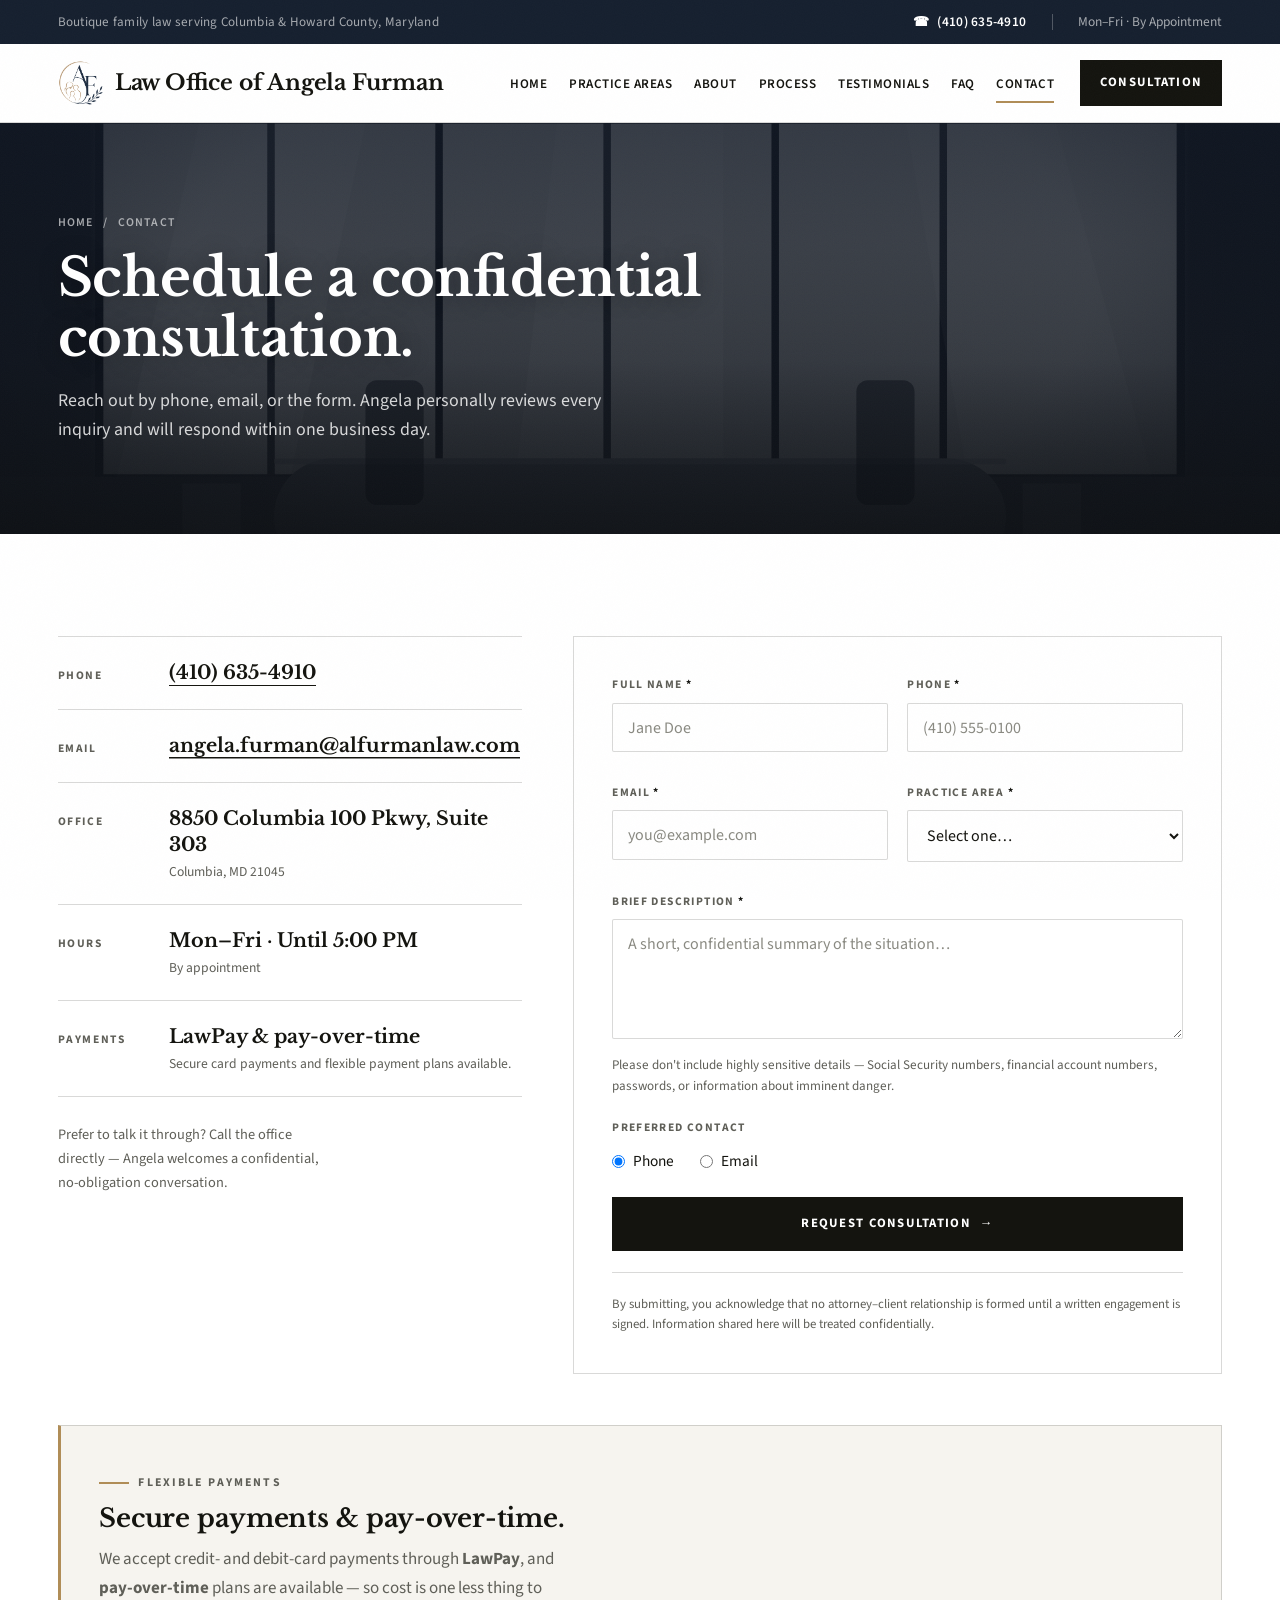
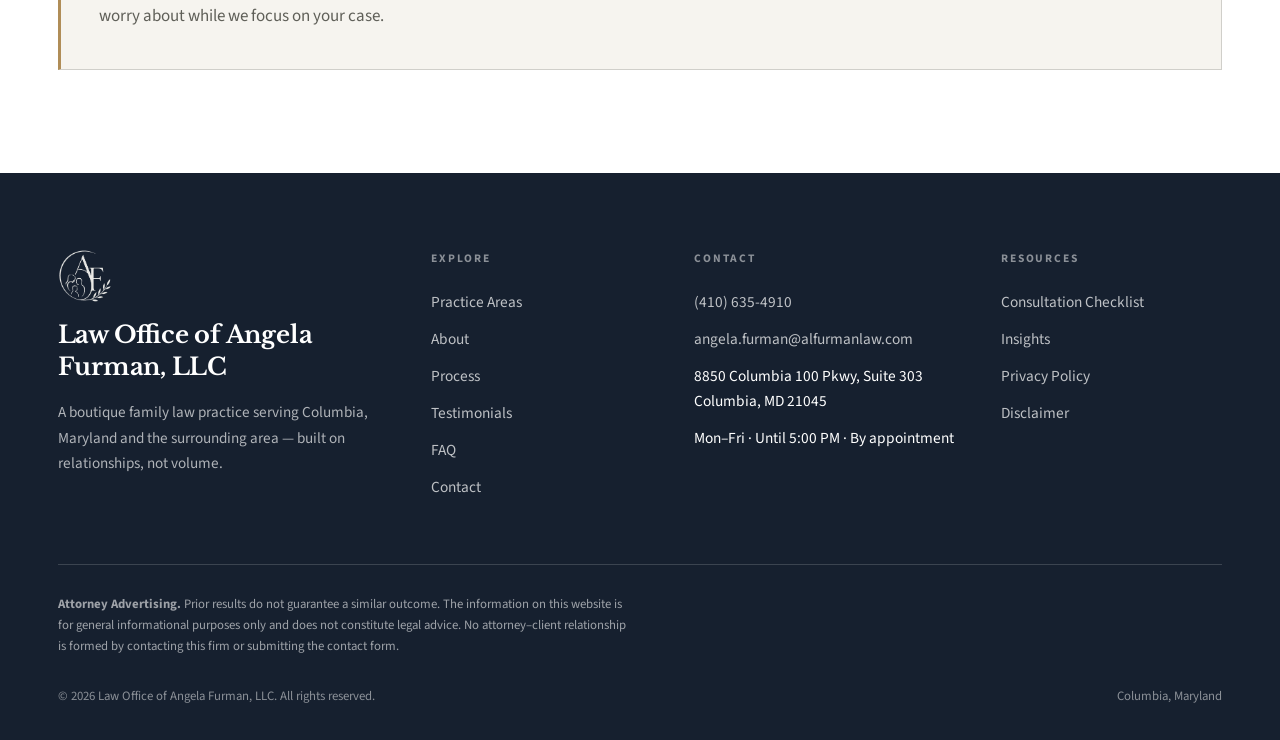
<file: contact.html>
<!DOCTYPE html>
<html lang="en" class="no-js">
<head>
  <meta charset="UTF-8" />
  <meta name="viewport" content="width=device-width, initial-scale=1.0" />
  <title>Contact | Law Office of Angela Furman, LLC</title>
  <meta name="description" content="Schedule a confidential family law consultation in Columbia, MD. Call (410) 635-4910, email, or send a message." />
  <meta name="theme-color" content="#ffffff" />
  <!-- CONFIRM production domain (BASE_URL) before relying on canonical / og:url -->
  <link rel="canonical" href="https://alfurmanlaw.com/contact.html" />
  <meta property="og:type" content="website" />
  <meta property="og:site_name" content="Law Office of Angela Furman, LLC" />
  <meta property="og:title" content="Contact | Law Office of Angela Furman, LLC" />
  <meta property="og:description" content="Schedule a confidential family law consultation in Columbia, MD. Call (410) 635-4910, email, or send a message." />
  <meta property="og:url" content="https://alfurmanlaw.com/contact.html" />
  <meta property="og:image" content="https://alfurmanlaw.com/assets/img/og.png" />
  <meta property="og:image:width" content="1200" />
  <meta property="og:image:height" content="630" />
  <meta name="twitter:card" content="summary_large_image" />
  <meta name="twitter:title" content="Contact | Law Office of Angela Furman, LLC" />
  <meta name="twitter:description" content="Schedule a confidential family law consultation in Columbia, MD. Call (410) 635-4910, email, or send a message." />
  <meta name="twitter:image" content="https://alfurmanlaw.com/assets/img/og.png" />
  <link rel="icon" href="favicon.ico" sizes="any" />
  <link rel="icon" type="image/png" sizes="32x32" href="assets/img/favicon-32.png" />
  <link rel="icon" type="image/png" sizes="16x16" href="assets/img/favicon-16.png" />
  <link rel="apple-touch-icon" href="assets/img/apple-touch-icon.png" />
  <link rel="manifest" href="site.webmanifest" />
  <link rel="preload" href="assets/fonts/source-sans-3-400-normal-latin.woff2" as="font" type="font/woff2" crossorigin />
  <link rel="preload" href="assets/fonts/libre-baskerville-700-normal-latin.woff2" as="font" type="font/woff2" crossorigin />
  <link rel="stylesheet" href="assets/fonts/fonts.css" />
  <link rel="stylesheet" href="assets/css/styles.css" />
  <script type="application/ld+json">{"@context":"https://schema.org","@type":"LegalService","name":"Law Office of Angela Furman, LLC","description":"Boutique family law practice in Columbia, Maryland — divorce, custody, support, and family matters.","url":"https://alfurmanlaw.com/","image":"https://alfurmanlaw.com/assets/img/og.png","telephone":"+1-410-635-4910","email":"angela.furman@alfurmanlaw.com","areaServed":["Columbia, MD","Howard County, MD","Montgomery County, MD","Anne Arundel County, MD","Baltimore, MD","Washington, DC","Northern Virginia"],"address":{"@type":"PostalAddress","streetAddress":"8850 Columbia 100 Pkwy, Suite 303","addressLocality":"Columbia","addressRegion":"MD","postalCode":"21045","addressCountry":"US"}}</script>
  <script type="application/ld+json">{"@context": "https://schema.org", "@type": "BreadcrumbList", "itemListElement": [{"@type": "ListItem", "position": 1, "name": "Home", "item": "https://alfurmanlaw.com/"}, {"@type": "ListItem", "position": 2, "name": "Contact", "item": "https://alfurmanlaw.com/contact.html"}]}</script>
</head>
<body>
  <a class="skip-link" href="#main">Skip to content</a>
  <!-- ===== TOP UTILITY BAR ===== -->
  <div class="topbar">
    <div class="container">
      <span class="tb-left">Boutique family law serving Columbia &amp; Howard County, Maryland</span>
      <div class="tb-right">
        <a href="tel:+14106354910" aria-label="Call the firm at (410) 635-4910"><span aria-hidden="true">&#9742;</span> (410) 635-4910</a>
        <span class="tb-sep" aria-hidden="true"></span>
        <span class="tb-hours">Mon&ndash;Fri &middot; By Appointment</span>
      </div>
    </div>
  </div>

  <!-- ===== MAIN HEADER ===== -->
  <header class="site-header">
    <div class="container">
      <a class="brand" href="index.html" aria-label="Law Office of Angela Furman, LLC — home">
        <img class="brand__logo" src="assets/img/logo-mark.png" alt="" width="54" height="54" />
        <span class="brand__text">
          <span class="brand__name">Law Office of Angela Furman</span>
        </span>
      </a>
      <nav class="nav" aria-label="Primary">
        <ul class="nav__links">
          <li><a class="nav__link" href="index.html">Home</a></li>
          <li><a class="nav__link" href="practice-areas.html">Practice Areas</a></li>
          <li><a class="nav__link" href="about.html">About</a></li>
          <li><a class="nav__link" href="process.html">Process</a></li>
          <li><a class="nav__link" href="testimonials.html">Testimonials</a></li>
          <li><a class="nav__link" href="faq.html">FAQ</a></li>
          <li><a class="nav__link" href="contact.html" aria-current="true">Contact</a></li>
        </ul>
        <a class="btn btn--solid nav__cta" href="contact.html"><span class="btn__label">Consultation</span></a>
      </nav>
      <button class="burger" aria-label="Open menu" aria-expanded="false" aria-controls="drawer"><span></span><span></span><span></span></button>
    </div>
  </header>

  <!-- ===== MOBILE DRAWER ===== -->
  <div class="drawer" id="drawer" aria-hidden="true" aria-label="Mobile menu">
    <button class="drawer__close" aria-label="Close menu"></button>
    <ul class="drawer__links">
      <li><a href="index.html"><span class="idx">01</span> Home</a></li>
      <li><a href="practice-areas.html"><span class="idx">02</span> Practice Areas</a></li>
      <li><a href="about.html"><span class="idx">03</span> About</a></li>
      <li><a href="process.html"><span class="idx">04</span> Process</a></li>
      <li><a href="testimonials.html"><span class="idx">05</span> Testimonials</a></li>
      <li><a href="faq.html"><span class="idx">06</span> FAQ</a></li>
      <li><a href="contact.html"><span class="idx">07</span> Contact</a></li>
    </ul>
    <a class="btn btn--solid drawer__cta" href="contact.html"><span class="btn__label">Schedule a Consultation</span><span class="btn__arrow">&rarr;</span></a>
    <div class="drawer__foot">
      <a href="tel:+14106354910">(410) 635-4910</a>
      <a href="mailto:angela.furman@alfurmanlaw.com">angela.furman@alfurmanlaw.com</a>
    </div>
  </div>

  <main id="main">

    <!-- ===== PAGE HERO ===== -->
    <section class="page-hero" aria-label="Page introduction">
      <div class="page-hero__bg" aria-hidden="true"></div>
      <div class="page-hero__scrim" aria-hidden="true"></div>
      <div class="container">
        <nav class="page-hero__crumbs" aria-label="Breadcrumb"><a href="index.html">Home</a> <span aria-hidden="true">/</span> Contact</nav>
        <h1 class="page-hero__title">Schedule a confidential consultation.</h1>
        <p class="lead measure">Reach out by phone, email, or the form. Angela personally reviews every inquiry and will respond within one business day.</p>
      </div>
    </section>

    <section class="section bg-paper" id="contact">
      <div class="container">
        <div class="split split--5-7" data-reveal>
          <div>
            <div class="detail-row"><span class="k">Phone</span><span class="v"><a class="link" href="tel:+14106354910">(410) 635-4910</a></span></div>
            <div class="detail-row"><span class="k">Email</span><span class="v"><a class="link" href="mailto:angela.furman@alfurmanlaw.com">angela.furman@alfurmanlaw.com</a></span></div>
            <div class="detail-row"><span class="k">Office</span><span class="v">8850 Columbia 100 Pkwy, Suite 303<small>Columbia, MD 21045</small></span></div>
            <div class="detail-row"><span class="k">Hours</span><span class="v">Mon&ndash;Fri &middot; Until 5:00 PM<small>By appointment</small></span></div>
            <div class="detail-row"><span class="k">Payments</span><span class="v">LawPay &amp; pay-over-time<small>Secure card payments and flexible payment plans available.</small></span></div>
            <p class="muted" style="margin-top:1.6rem; font-size:.9rem; max-width:40ch;">Prefer to talk it through? Call the office directly — Angela welcomes a confidential, no-obligation conversation.</p>
          </div>
          <div>
            <!-- Ready for Netlify Forms out of the box (data-netlify + hidden form-name + honeypot).
                 For Formspree/other providers, change action="/" to your endpoint URL. See CONFIRM.md. -->
            <form class="form-card" data-contact-form action="/" method="POST" name="consultation" data-netlify="true" netlify-honeypot="bot-field" novalidate aria-describedby="form-disclaimer">
              <input type="hidden" name="form-name" value="consultation" />
              <p class="hp" hidden aria-hidden="true"><label>Leave this field empty <input name="bot-field" tabindex="-1" autocomplete="off" /></label></p>
              <div class="form-row">
                <div class="field"><label for="name">Full Name <span class="req" aria-hidden="true">*</span></label><input id="name" name="name" type="text" autocomplete="name" required aria-required="true" aria-describedby="err-name" placeholder="Jane Doe" /><span class="field__error" id="err-name" role="alert"></span></div>
                <div class="field"><label for="phone">Phone <span class="req" aria-hidden="true">*</span></label><input id="phone" name="phone" type="tel" autocomplete="tel" required aria-required="true" aria-describedby="err-phone" placeholder="(410) 555-0100" /><span class="field__error" id="err-phone" role="alert"></span></div>
              </div>
              <div class="form-row">
                <div class="field"><label for="email">Email <span class="req" aria-hidden="true">*</span></label><input id="email" name="email" type="email" autocomplete="email" required aria-required="true" aria-describedby="err-email" placeholder="you@example.com" /><span class="field__error" id="err-email" role="alert"></span></div>
                <div class="field"><label for="matter">Practice Area <span class="req" aria-hidden="true">*</span></label><select id="matter" name="matter" required aria-required="true" aria-describedby="err-matter"><option value="">Select one&hellip;</option>
                    <option>Divorce</option>
                    <option>Child Custody</option>
                    <option>Child / Spousal Support</option>
                    <option>Property Division</option>
                    <option>Adoption</option>
                    <option>Protective Order</option>
                    <option>Prenuptial Agreement</option>
                    <option>Other / Not Sure</option>
                  </select><span class="field__error" id="err-matter" role="alert"></span></div>
              </div>
              <div class="field"><label for="message">Brief Description <span class="req" aria-hidden="true">*</span></label><textarea id="message" name="message" required aria-required="true" aria-describedby="err-message note-message" placeholder="A short, confidential summary of the situation&hellip;"></textarea><span class="field__error" id="err-message" role="alert"></span><span class="form-note" id="note-message">Please don't include highly sensitive details — Social Security numbers, financial account numbers, passwords, or information about imminent danger.</span></div>
              <div class="field"><span id="pref-label" style="font-size:.72rem; font-weight:700; letter-spacing:.12em; text-transform:uppercase; color:var(--muted);">Preferred Contact</span><div class="radio-set" role="radiogroup" aria-labelledby="pref-label"><label class="radio"><input type="radio" name="preferred" value="Phone" checked /> Phone</label><label class="radio"><input type="radio" name="preferred" value="Email" /> Email</label></div></div>
              <button class="btn btn--solid" type="submit" style="width:100%;"><span class="btn__label">Request Consultation</span><span class="btn__arrow">&rarr;</span></button>
              <div class="form-status" data-form-status hidden role="status" aria-live="polite"></div>
              <p class="form-disclaimer" id="form-disclaimer">By submitting, you acknowledge that no attorney&ndash;client relationship is formed until a written engagement is signed. Information shared here will be treated confidentially.</p>
            </form>
          </div>
        </div>

        <div class="pay-note" data-reveal>
          <div>
            <p class="overline"><span class="tick"></span> Flexible Payments</p>
            <h2 class="h-md display" style="margin-top:.7rem;">Secure payments &amp; pay-over-time.</h2>
            <p class="muted" style="margin-top:.7rem; max-width:58ch;">We accept credit- and debit-card payments through <strong>LawPay</strong>, and <strong>pay-over-time</strong> plans are available &mdash; so cost is one less thing to worry about while we focus on your case.</p>
          </div>
          <!-- A "Make a Secure Payment" button can go here once the firm's LawPay payment-page URL is available. -->
        </div>
      </div>
    </section>
  </main>

  <!-- ===== FOOTER ===== -->
  <footer class="site-footer" aria-label="Footer">
    <div class="container">
      <div class="footer-grid">
        <div class="footer-brand">
          <img class="footer-logo" src="assets/img/logo-mark-light.png" alt="" width="54" height="54" />
          <span class="brand__name display">Law Office of Angela Furman, LLC</span>
          <p>A boutique family law practice serving Columbia, Maryland and the surrounding area &mdash; built on relationships, not volume.</p>
        </div>
        <div>
          <h4>Explore</h4>
          <ul>
            <li><a href="practice-areas.html">Practice Areas</a></li>
            <li><a href="about.html">About</a></li>
            <li><a href="process.html">Process</a></li>
            <li><a href="testimonials.html">Testimonials</a></li>
            <li><a href="faq.html">FAQ</a></li>
            <li><a href="contact.html">Contact</a></li>
          </ul>
        </div>
        <div>
          <h4>Contact</h4>
          <ul>
            <li><a href="tel:+14106354910">(410) 635-4910</a></li>
            <li><a href="mailto:angela.furman@alfurmanlaw.com">angela.furman@alfurmanlaw.com</a></li>
            <li>8850 Columbia 100 Pkwy, Suite 303<br>Columbia, MD 21045</li>
            <li>Mon&ndash;Fri &middot; Until 5:00 PM &middot; By appointment</li>
          </ul>
        </div>
        <div>
          <h4>Resources</h4>
          <ul>
            <li><a href="consultation-checklist.html">Consultation Checklist</a></li>
            <li><a href="insights.html">Insights</a></li>
            <li><a href="privacy-policy.html">Privacy Policy</a></li>
            <li><a href="disclaimer.html">Disclaimer</a></li>
          </ul>
        </div>
      </div>
      <div class="footer-legal">
        <p class="disclaimer"><strong>Attorney Advertising.</strong> Prior results do not guarantee a similar outcome. The information on this website is for general informational purposes only and does not constitute legal advice. No attorney&ndash;client relationship is formed by contacting this firm or submitting the contact form.</p>
      </div>
      <div class="footer-bottom">
        <span>&copy; <span id="year">2026</span> Law Office of Angela Furman, LLC. All rights reserved.</span>
        <span>Columbia, Maryland</span>
      </div>
    </div>
  </footer>

  <div class="callbar" data-callbar aria-hidden="true">
    <span class="cb-label">Speak with the firm<strong>(410) 635-4910</strong></span>
    <a class="cb-btn" href="tel:+14106354910">Call Now</a>
  </div>
  <button class="to-top" aria-label="Back to top"><span aria-hidden="true">&uarr;</span></button>

  <script src="assets/js/main.js"></script>
</body>
</html>
</file>
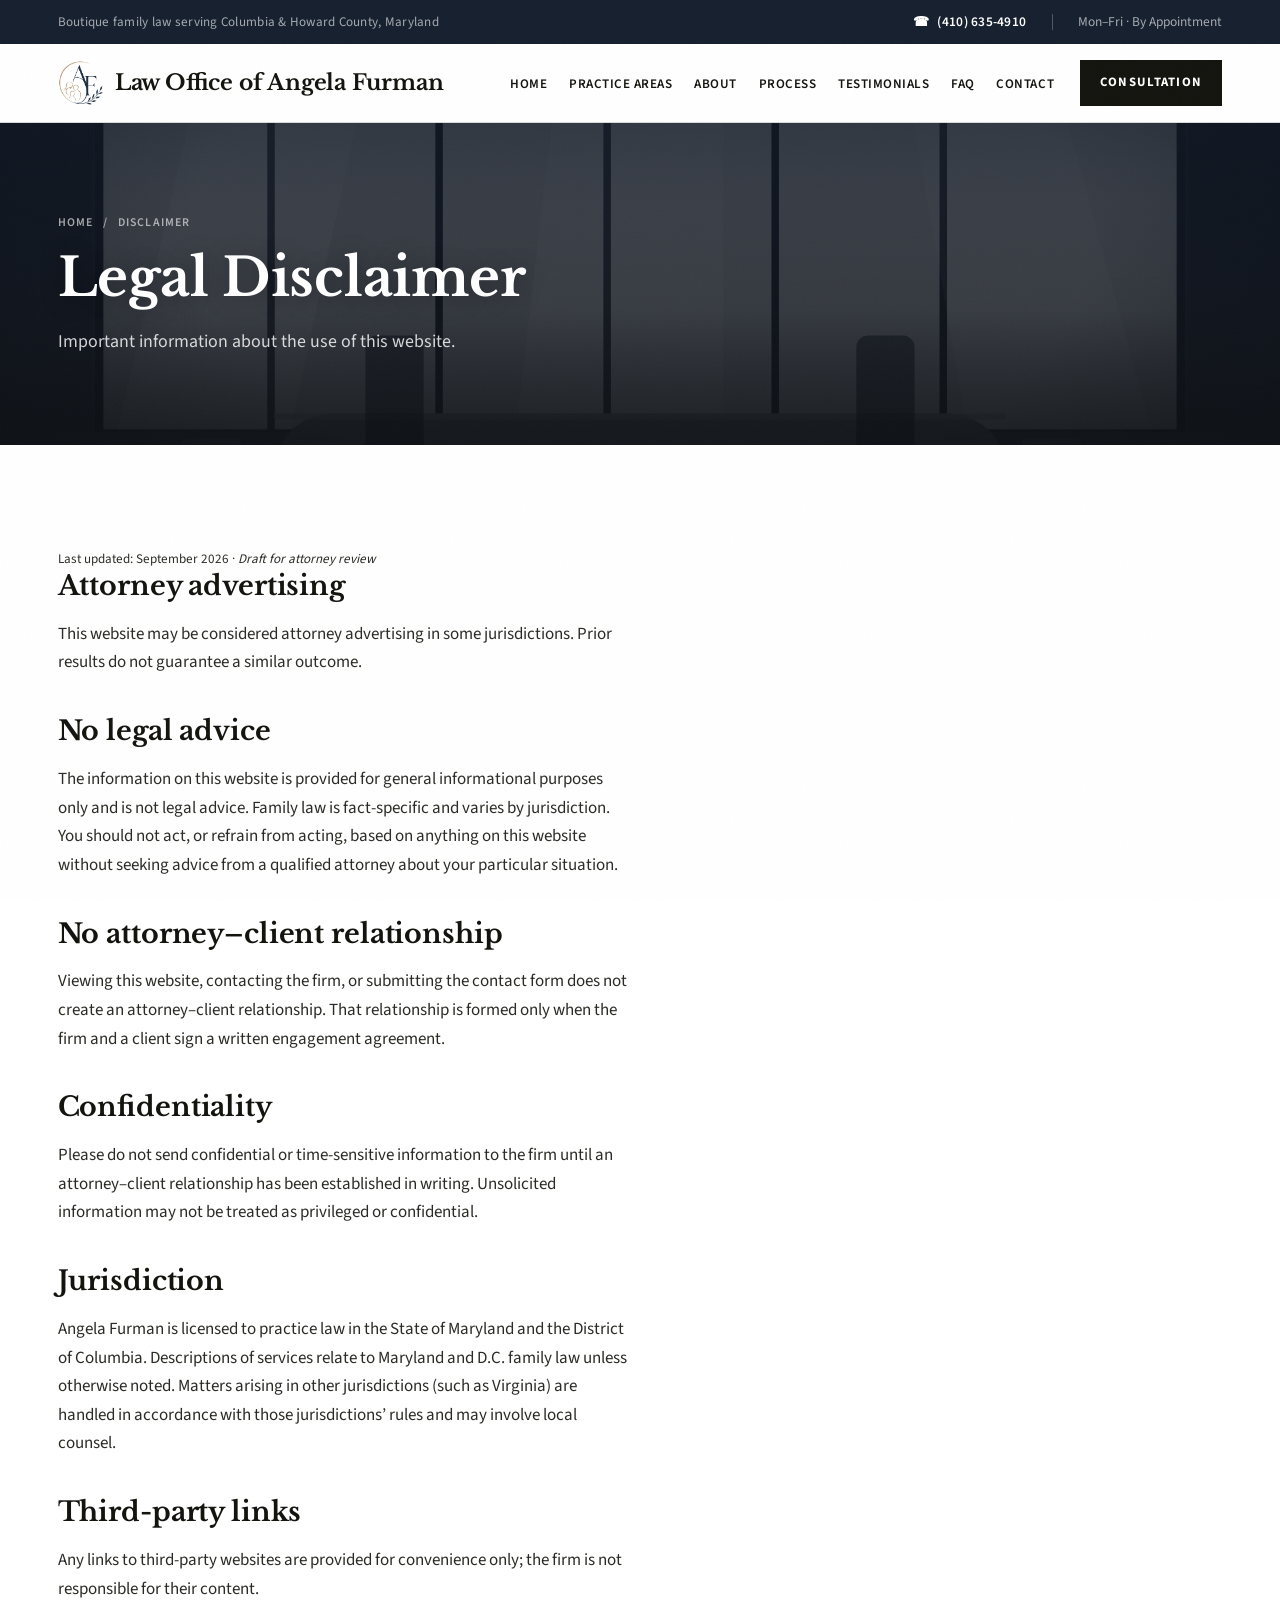
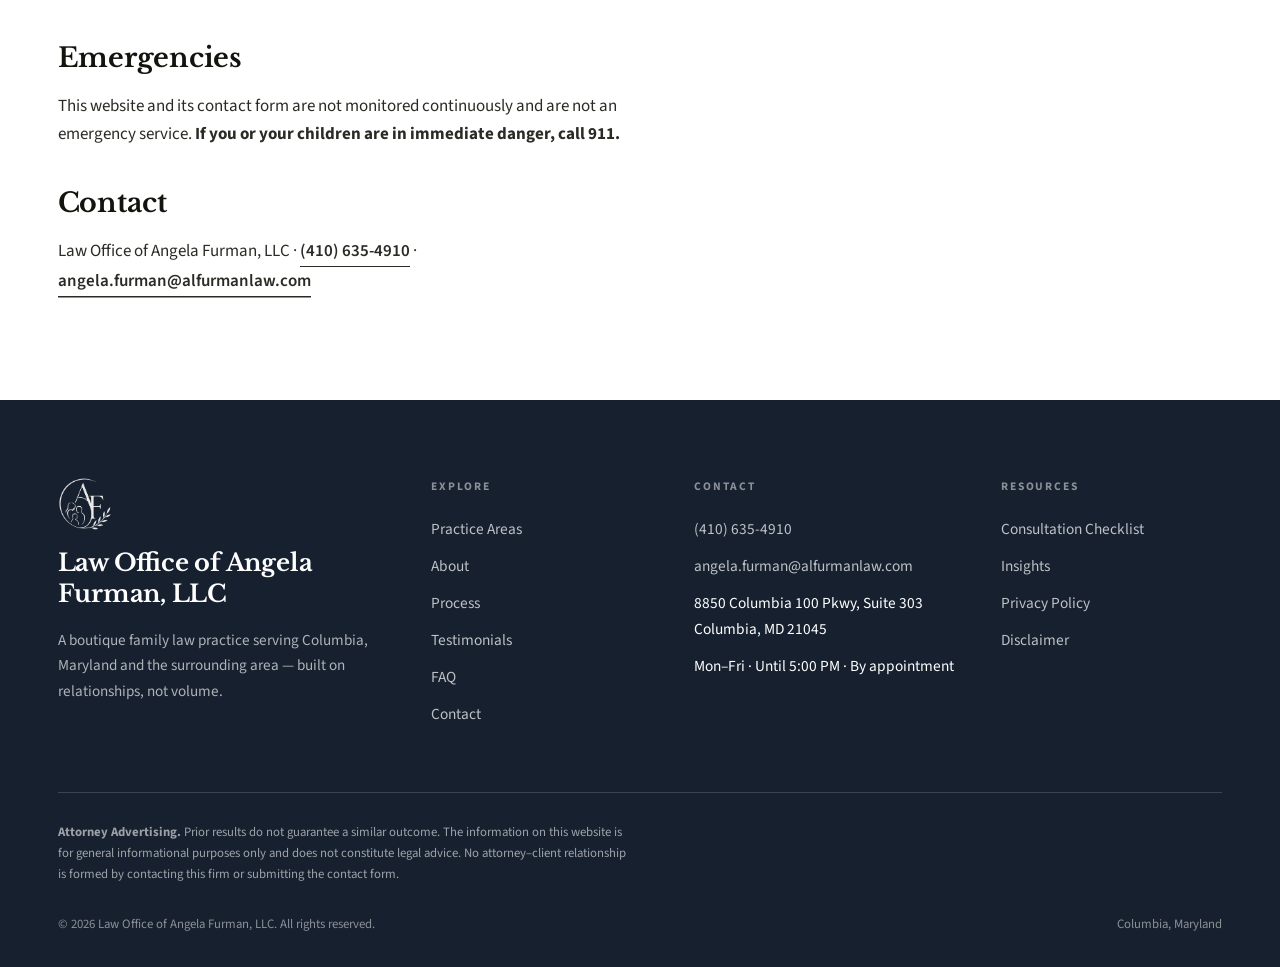
<file: disclaimer.html>
<!DOCTYPE html>
<html lang="en" class="no-js">
<head>
  <meta charset="UTF-8" />
  <meta name="viewport" content="width=device-width, initial-scale=1.0" />
  <title>Disclaimer | Law Office of Angela Furman, LLC</title>
  <meta name="description" content="Legal disclaimer for the Law Office of Angela Furman, LLC website." />
  <meta name="theme-color" content="#ffffff" />
  <!-- CONFIRM production domain (BASE_URL) before relying on canonical / og:url -->
  <link rel="canonical" href="https://alfurmanlaw.com/disclaimer.html" />
  <meta property="og:type" content="website" />
  <meta property="og:site_name" content="Law Office of Angela Furman, LLC" />
  <meta property="og:title" content="Disclaimer | Law Office of Angela Furman, LLC" />
  <meta property="og:description" content="Legal disclaimer for the Law Office of Angela Furman, LLC website." />
  <meta property="og:url" content="https://alfurmanlaw.com/disclaimer.html" />
  <meta property="og:image" content="https://alfurmanlaw.com/assets/img/og.png" />
  <meta property="og:image:width" content="1200" />
  <meta property="og:image:height" content="630" />
  <meta name="twitter:card" content="summary_large_image" />
  <meta name="twitter:title" content="Disclaimer | Law Office of Angela Furman, LLC" />
  <meta name="twitter:description" content="Legal disclaimer for the Law Office of Angela Furman, LLC website." />
  <meta name="twitter:image" content="https://alfurmanlaw.com/assets/img/og.png" />
  <link rel="icon" href="favicon.ico" sizes="any" />
  <link rel="icon" type="image/png" sizes="32x32" href="assets/img/favicon-32.png" />
  <link rel="icon" type="image/png" sizes="16x16" href="assets/img/favicon-16.png" />
  <link rel="apple-touch-icon" href="assets/img/apple-touch-icon.png" />
  <link rel="manifest" href="site.webmanifest" />
  <link rel="preload" href="assets/fonts/source-sans-3-400-normal-latin.woff2" as="font" type="font/woff2" crossorigin />
  <link rel="preload" href="assets/fonts/libre-baskerville-700-normal-latin.woff2" as="font" type="font/woff2" crossorigin />
  <link rel="stylesheet" href="assets/fonts/fonts.css" />
  <link rel="stylesheet" href="assets/css/styles.css" />
  <script type="application/ld+json">{"@context":"https://schema.org","@type":"LegalService","name":"Law Office of Angela Furman, LLC","description":"Boutique family law practice in Columbia, Maryland — divorce, custody, support, and family matters.","url":"https://alfurmanlaw.com/","image":"https://alfurmanlaw.com/assets/img/og.png","telephone":"+1-410-635-4910","email":"angela.furman@alfurmanlaw.com","areaServed":["Columbia, MD","Howard County, MD","Montgomery County, MD","Anne Arundel County, MD","Baltimore, MD","Washington, DC","Northern Virginia"],"address":{"@type":"PostalAddress","streetAddress":"8850 Columbia 100 Pkwy, Suite 303","addressLocality":"Columbia","addressRegion":"MD","postalCode":"21045","addressCountry":"US"}}</script>
  <script type="application/ld+json">{"@context": "https://schema.org", "@type": "BreadcrumbList", "itemListElement": [{"@type": "ListItem", "position": 1, "name": "Home", "item": "https://alfurmanlaw.com/"}, {"@type": "ListItem", "position": 2, "name": "Disclaimer", "item": "https://alfurmanlaw.com/disclaimer.html"}]}</script>
</head>
<body>
  <a class="skip-link" href="#main">Skip to content</a>
  <!-- ===== TOP UTILITY BAR ===== -->
  <div class="topbar">
    <div class="container">
      <span class="tb-left">Boutique family law serving Columbia &amp; Howard County, Maryland</span>
      <div class="tb-right">
        <a href="tel:+14106354910" aria-label="Call the firm at (410) 635-4910"><span aria-hidden="true">&#9742;</span> (410) 635-4910</a>
        <span class="tb-sep" aria-hidden="true"></span>
        <span class="tb-hours">Mon&ndash;Fri &middot; By Appointment</span>
      </div>
    </div>
  </div>

  <!-- ===== MAIN HEADER ===== -->
  <header class="site-header">
    <div class="container">
      <a class="brand" href="index.html" aria-label="Law Office of Angela Furman, LLC — home">
        <img class="brand__logo" src="assets/img/logo-mark.png" alt="" width="54" height="54" />
        <span class="brand__text">
          <span class="brand__name">Law Office of Angela Furman</span>
        </span>
      </a>
      <nav class="nav" aria-label="Primary">
        <ul class="nav__links">
          <li><a class="nav__link" href="index.html">Home</a></li>
          <li><a class="nav__link" href="practice-areas.html">Practice Areas</a></li>
          <li><a class="nav__link" href="about.html">About</a></li>
          <li><a class="nav__link" href="process.html">Process</a></li>
          <li><a class="nav__link" href="testimonials.html">Testimonials</a></li>
          <li><a class="nav__link" href="faq.html">FAQ</a></li>
          <li><a class="nav__link" href="contact.html">Contact</a></li>
        </ul>
        <a class="btn btn--solid nav__cta" href="contact.html"><span class="btn__label">Consultation</span></a>
      </nav>
      <button class="burger" aria-label="Open menu" aria-expanded="false" aria-controls="drawer"><span></span><span></span><span></span></button>
    </div>
  </header>

  <!-- ===== MOBILE DRAWER ===== -->
  <div class="drawer" id="drawer" aria-hidden="true" aria-label="Mobile menu">
    <button class="drawer__close" aria-label="Close menu"></button>
    <ul class="drawer__links">
      <li><a href="index.html"><span class="idx">01</span> Home</a></li>
      <li><a href="practice-areas.html"><span class="idx">02</span> Practice Areas</a></li>
      <li><a href="about.html"><span class="idx">03</span> About</a></li>
      <li><a href="process.html"><span class="idx">04</span> Process</a></li>
      <li><a href="testimonials.html"><span class="idx">05</span> Testimonials</a></li>
      <li><a href="faq.html"><span class="idx">06</span> FAQ</a></li>
      <li><a href="contact.html"><span class="idx">07</span> Contact</a></li>
    </ul>
    <a class="btn btn--solid drawer__cta" href="contact.html"><span class="btn__label">Schedule a Consultation</span><span class="btn__arrow">&rarr;</span></a>
    <div class="drawer__foot">
      <a href="tel:+14106354910">(410) 635-4910</a>
      <a href="mailto:angela.furman@alfurmanlaw.com">angela.furman@alfurmanlaw.com</a>
    </div>
  </div>

  <main id="main">

    <!-- ===== PAGE HERO ===== -->
    <section class="page-hero" aria-label="Page introduction">
      <div class="page-hero__bg" aria-hidden="true"></div>
      <div class="page-hero__scrim" aria-hidden="true"></div>
      <div class="container">
        <nav class="page-hero__crumbs" aria-label="Breadcrumb"><a href="index.html">Home</a> <span aria-hidden="true">/</span> Disclaimer</nav>
        <h1 class="page-hero__title">Legal Disclaimer</h1>
        <p class="lead measure">Important information about the use of this website.</p>
      </div>
    </section>
    <section class="section bg-paper">
      <div class="container">
        <!-- CONFIRM: review-ready template — confirm wording with counsel before publishing. -->
        <article class="prose" data-reveal>
          <p class="prose__meta">Last updated: September 2026 &middot; <em>Draft for attorney review</em></p>

          <h2>Attorney advertising</h2>
          <p>This website may be considered attorney advertising in some jurisdictions. Prior results do not guarantee a similar outcome.</p>

          <h2>No legal advice</h2>
          <p>The information on this website is provided for general informational purposes only and is not legal advice. Family law is fact-specific and varies by jurisdiction. You should not act, or refrain from acting, based on anything on this website without seeking advice from a qualified attorney about your particular situation.</p>

          <h2>No attorney&ndash;client relationship</h2>
          <p>Viewing this website, contacting the firm, or submitting the contact form does not create an attorney&ndash;client relationship. That relationship is formed only when the firm and a client sign a written engagement agreement.</p>

          <h2>Confidentiality</h2>
          <p>Please do not send confidential or time-sensitive information to the firm until an attorney&ndash;client relationship has been established in writing. Unsolicited information may not be treated as privileged or confidential.</p>

          <h2>Jurisdiction</h2>
          <p>Angela Furman is licensed to practice law in the State of Maryland and the District of Columbia. Descriptions of services relate to Maryland and D.C. family law unless otherwise noted. Matters arising in other jurisdictions (such as Virginia) are handled in accordance with those jurisdictions&rsquo; rules and may involve local counsel.</p>

          <h2>Third-party links</h2>
          <p>Any links to third-party websites are provided for convenience only; the firm is not responsible for their content.</p>

          <h2>Emergencies</h2>
          <p>This website and its contact form are not monitored continuously and are not an emergency service. <strong>If you or your children are in immediate danger, call 911.</strong></p>

          <h2>Contact</h2>
          <p>Law Office of Angela Furman, LLC &middot;
             <a class="link" href="tel:+14106354910">(410) 635-4910</a> &middot;
             <a class="link" href="mailto:angela.furman@alfurmanlaw.com">angela.furman@alfurmanlaw.com</a></p>
        </article>
      </div>
    </section>
  </main>

  <!-- ===== FOOTER ===== -->
  <footer class="site-footer" aria-label="Footer">
    <div class="container">
      <div class="footer-grid">
        <div class="footer-brand">
          <img class="footer-logo" src="assets/img/logo-mark-light.png" alt="" width="54" height="54" />
          <span class="brand__name display">Law Office of Angela Furman, LLC</span>
          <p>A boutique family law practice serving Columbia, Maryland and the surrounding area &mdash; built on relationships, not volume.</p>
        </div>
        <div>
          <h4>Explore</h4>
          <ul>
            <li><a href="practice-areas.html">Practice Areas</a></li>
            <li><a href="about.html">About</a></li>
            <li><a href="process.html">Process</a></li>
            <li><a href="testimonials.html">Testimonials</a></li>
            <li><a href="faq.html">FAQ</a></li>
            <li><a href="contact.html">Contact</a></li>
          </ul>
        </div>
        <div>
          <h4>Contact</h4>
          <ul>
            <li><a href="tel:+14106354910">(410) 635-4910</a></li>
            <li><a href="mailto:angela.furman@alfurmanlaw.com">angela.furman@alfurmanlaw.com</a></li>
            <li>8850 Columbia 100 Pkwy, Suite 303<br>Columbia, MD 21045</li>
            <li>Mon&ndash;Fri &middot; Until 5:00 PM &middot; By appointment</li>
          </ul>
        </div>
        <div>
          <h4>Resources</h4>
          <ul>
            <li><a href="consultation-checklist.html">Consultation Checklist</a></li>
            <li><a href="insights.html">Insights</a></li>
            <li><a href="privacy-policy.html">Privacy Policy</a></li>
            <li><a href="disclaimer.html">Disclaimer</a></li>
          </ul>
        </div>
      </div>
      <div class="footer-legal">
        <p class="disclaimer"><strong>Attorney Advertising.</strong> Prior results do not guarantee a similar outcome. The information on this website is for general informational purposes only and does not constitute legal advice. No attorney&ndash;client relationship is formed by contacting this firm or submitting the contact form.</p>
      </div>
      <div class="footer-bottom">
        <span>&copy; <span id="year">2026</span> Law Office of Angela Furman, LLC. All rights reserved.</span>
        <span>Columbia, Maryland</span>
      </div>
    </div>
  </footer>

  <div class="callbar" data-callbar aria-hidden="true">
    <span class="cb-label">Speak with the firm<strong>(410) 635-4910</strong></span>
    <a class="cb-btn" href="tel:+14106354910">Call Now</a>
  </div>
  <button class="to-top" aria-label="Back to top"><span aria-hidden="true">&uarr;</span></button>

  <script src="assets/js/main.js"></script>
</body>
</html>
</file>
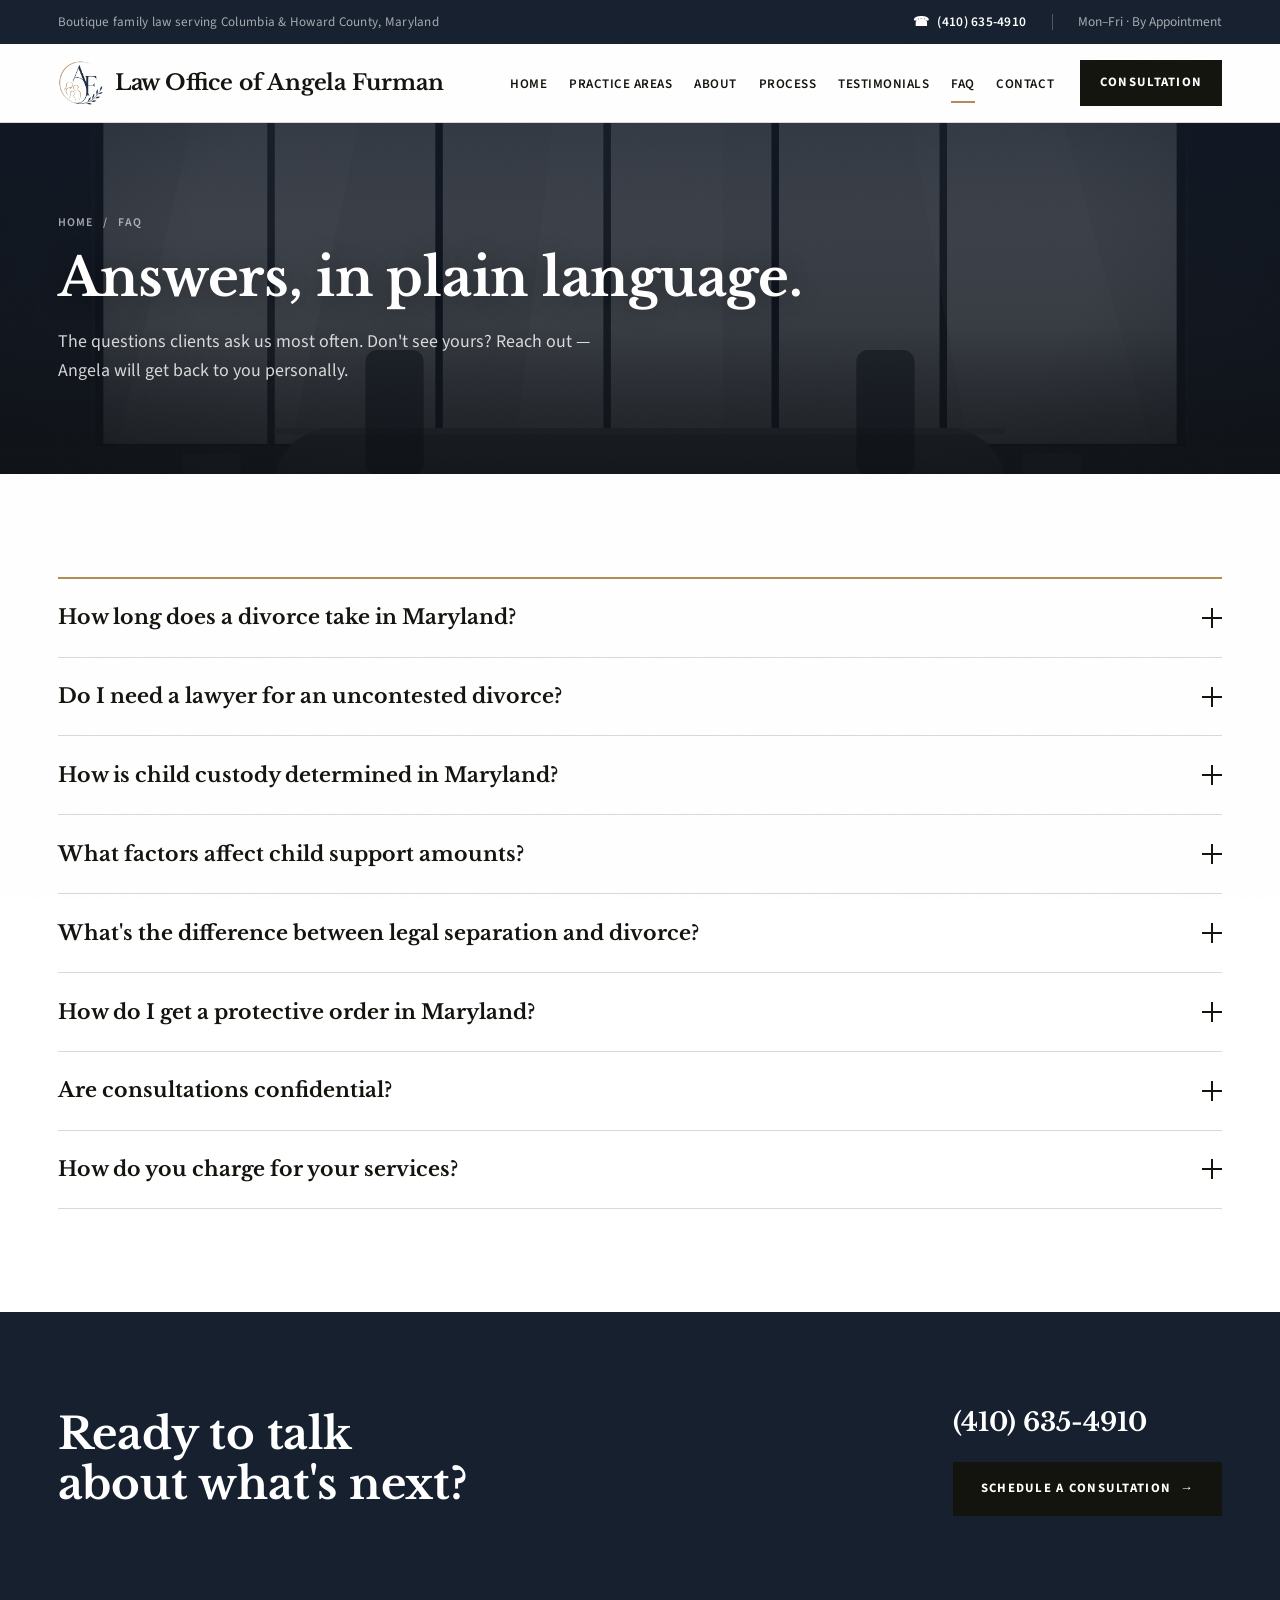
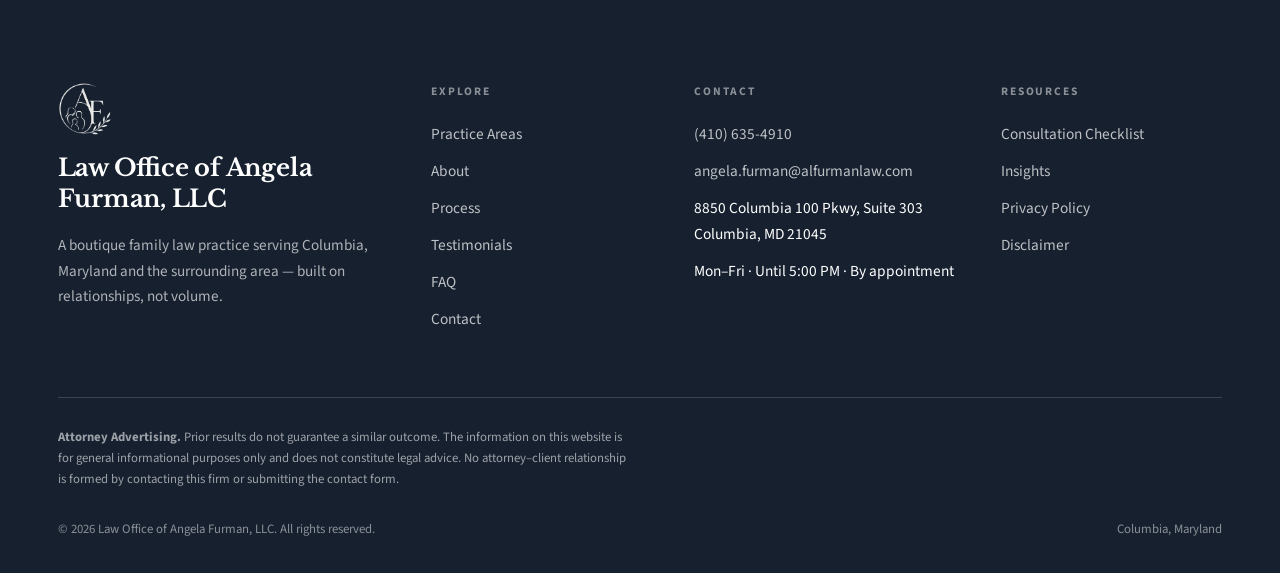
<file: faq.html>
<!DOCTYPE html>
<html lang="en" class="no-js">
<head>
  <meta charset="UTF-8" />
  <meta name="viewport" content="width=device-width, initial-scale=1.0" />
  <title>Family Law FAQ | Law Office of Angela Furman, LLC</title>
  <meta name="description" content="Answers to common Maryland family law questions about divorce timelines, custody, support, protective orders, fees, and confidentiality." />
  <meta name="theme-color" content="#ffffff" />
  <!-- CONFIRM production domain (BASE_URL) before relying on canonical / og:url -->
  <link rel="canonical" href="https://alfurmanlaw.com/faq.html" />
  <meta property="og:type" content="website" />
  <meta property="og:site_name" content="Law Office of Angela Furman, LLC" />
  <meta property="og:title" content="Family Law FAQ | Law Office of Angela Furman, LLC" />
  <meta property="og:description" content="Answers to common Maryland family law questions about divorce timelines, custody, support, protective orders, fees, and confidentiality." />
  <meta property="og:url" content="https://alfurmanlaw.com/faq.html" />
  <meta property="og:image" content="https://alfurmanlaw.com/assets/img/og.png" />
  <meta property="og:image:width" content="1200" />
  <meta property="og:image:height" content="630" />
  <meta name="twitter:card" content="summary_large_image" />
  <meta name="twitter:title" content="Family Law FAQ | Law Office of Angela Furman, LLC" />
  <meta name="twitter:description" content="Answers to common Maryland family law questions about divorce timelines, custody, support, protective orders, fees, and confidentiality." />
  <meta name="twitter:image" content="https://alfurmanlaw.com/assets/img/og.png" />
  <link rel="icon" href="favicon.ico" sizes="any" />
  <link rel="icon" type="image/png" sizes="32x32" href="assets/img/favicon-32.png" />
  <link rel="icon" type="image/png" sizes="16x16" href="assets/img/favicon-16.png" />
  <link rel="apple-touch-icon" href="assets/img/apple-touch-icon.png" />
  <link rel="manifest" href="site.webmanifest" />
  <link rel="preload" href="assets/fonts/source-sans-3-400-normal-latin.woff2" as="font" type="font/woff2" crossorigin />
  <link rel="preload" href="assets/fonts/libre-baskerville-700-normal-latin.woff2" as="font" type="font/woff2" crossorigin />
  <link rel="stylesheet" href="assets/fonts/fonts.css" />
  <link rel="stylesheet" href="assets/css/styles.css" />
  <script type="application/ld+json">{"@context":"https://schema.org","@type":"LegalService","name":"Law Office of Angela Furman, LLC","description":"Boutique family law practice in Columbia, Maryland — divorce, custody, support, and family matters.","url":"https://alfurmanlaw.com/","image":"https://alfurmanlaw.com/assets/img/og.png","telephone":"+1-410-635-4910","email":"angela.furman@alfurmanlaw.com","areaServed":["Columbia, MD","Howard County, MD","Montgomery County, MD","Anne Arundel County, MD","Baltimore, MD","Washington, DC","Northern Virginia"],"address":{"@type":"PostalAddress","streetAddress":"8850 Columbia 100 Pkwy, Suite 303","addressLocality":"Columbia","addressRegion":"MD","postalCode":"21045","addressCountry":"US"}}</script>
  <script type="application/ld+json">{"@context": "https://schema.org", "@type": "BreadcrumbList", "itemListElement": [{"@type": "ListItem", "position": 1, "name": "Home", "item": "https://alfurmanlaw.com/"}, {"@type": "ListItem", "position": 2, "name": "FAQ", "item": "https://alfurmanlaw.com/faq.html"}]}</script>
  <script type="application/ld+json">{"@context": "https://schema.org", "@type": "FAQPage", "mainEntity": [{"@type": "Question", "name": "How long does a divorce take in Maryland?", "acceptedAnswer": {"@type": "Answer", "text": "An uncontested divorce in Maryland can be finalized in as little as 60–90 days after filing, depending on court availability. Contested divorces involving custody, property, or support disputes typically take 6–18 months. We work to keep things moving while protecting your interests at every step."}}, {"@type": "Question", "name": "Do I need a lawyer for an uncontested divorce?", "acceptedAnswer": {"@type": "Answer", "text": "Even when both parties agree, the paperwork, financial disclosures, and court procedures must be done correctly the first time. A small mistake can delay the case for months. Most clients find peace of mind in having an attorney review or prepare the documents — even in an amicable separation."}}, {"@type": "Question", "name": "How is child custody determined in Maryland?", "acceptedAnswer": {"@type": "Answer", "text": "Maryland courts decide custody based on the best interests of the child, weighing factors like each parent's caregiving history, the child's relationships, stability, work schedules, and the child's preferences when age-appropriate. We help present a clear, well-documented picture of what is truly best for your child."}}, {"@type": "Question", "name": "What factors affect child support amounts?", "acceptedAnswer": {"@type": "Answer", "text": "Maryland uses statutory child support guidelines based on both parents' gross incomes, the number of overnights, health insurance costs, work-related childcare expenses, and any extraordinary needs. We calculate accurate numbers up front so there are no surprises."}}, {"@type": "Question", "name": "What's the difference between legal separation and divorce?", "acceptedAnswer": {"@type": "Answer", "text": "Maryland does not have a formal \"legal separation\" status, but spouses can live separately and enter into a binding separation agreement covering custody, support, and property. Divorce legally ends the marriage. A separation agreement is often a foundation for a smooth divorce later."}}, {"@type": "Question", "name": "How do I get a protective order in Maryland?", "acceptedAnswer": {"@type": "Answer", "text": "If you or your children are in danger, you can petition for a protective order at the District Court or Circuit Court. A temporary order can be granted the same day. We can help you prepare your petition, gather evidence, and represent you at the final protective order hearing. If you are in immediate danger, call 911. This website and its contact form are not monitored continuously and are not an emergency service."}}, {"@type": "Question", "name": "Are consultations confidential?", "acceptedAnswer": {"@type": "Answer", "text": "Yes. Every consultation is confidential, whether or not you ultimately hire the firm. You can speak openly so we can give you honest, accurate guidance about your options."}}, {"@type": "Question", "name": "How do you charge for your services?", "acceptedAnswer": {"@type": "Answer", "text": "Most family law matters are billed at an hourly rate against an initial retainer, with detailed monthly invoices so you always know where things stand. We discuss fees clearly and transparently before any engagement begins. For your convenience, we accept secure credit- and debit-card payments through LawPay , and pay-over-time options are available — ask us about a payment plan that fits your budget."}}]}</script>
</head>
<body>
  <a class="skip-link" href="#main">Skip to content</a>
  <!-- ===== TOP UTILITY BAR ===== -->
  <div class="topbar">
    <div class="container">
      <span class="tb-left">Boutique family law serving Columbia &amp; Howard County, Maryland</span>
      <div class="tb-right">
        <a href="tel:+14106354910" aria-label="Call the firm at (410) 635-4910"><span aria-hidden="true">&#9742;</span> (410) 635-4910</a>
        <span class="tb-sep" aria-hidden="true"></span>
        <span class="tb-hours">Mon&ndash;Fri &middot; By Appointment</span>
      </div>
    </div>
  </div>

  <!-- ===== MAIN HEADER ===== -->
  <header class="site-header">
    <div class="container">
      <a class="brand" href="index.html" aria-label="Law Office of Angela Furman, LLC — home">
        <img class="brand__logo" src="assets/img/logo-mark.png" alt="" width="54" height="54" />
        <span class="brand__text">
          <span class="brand__name">Law Office of Angela Furman</span>
        </span>
      </a>
      <nav class="nav" aria-label="Primary">
        <ul class="nav__links">
          <li><a class="nav__link" href="index.html">Home</a></li>
          <li><a class="nav__link" href="practice-areas.html">Practice Areas</a></li>
          <li><a class="nav__link" href="about.html">About</a></li>
          <li><a class="nav__link" href="process.html">Process</a></li>
          <li><a class="nav__link" href="testimonials.html">Testimonials</a></li>
          <li><a class="nav__link" href="faq.html" aria-current="true">FAQ</a></li>
          <li><a class="nav__link" href="contact.html">Contact</a></li>
        </ul>
        <a class="btn btn--solid nav__cta" href="contact.html"><span class="btn__label">Consultation</span></a>
      </nav>
      <button class="burger" aria-label="Open menu" aria-expanded="false" aria-controls="drawer"><span></span><span></span><span></span></button>
    </div>
  </header>

  <!-- ===== MOBILE DRAWER ===== -->
  <div class="drawer" id="drawer" aria-hidden="true" aria-label="Mobile menu">
    <button class="drawer__close" aria-label="Close menu"></button>
    <ul class="drawer__links">
      <li><a href="index.html"><span class="idx">01</span> Home</a></li>
      <li><a href="practice-areas.html"><span class="idx">02</span> Practice Areas</a></li>
      <li><a href="about.html"><span class="idx">03</span> About</a></li>
      <li><a href="process.html"><span class="idx">04</span> Process</a></li>
      <li><a href="testimonials.html"><span class="idx">05</span> Testimonials</a></li>
      <li><a href="faq.html"><span class="idx">06</span> FAQ</a></li>
      <li><a href="contact.html"><span class="idx">07</span> Contact</a></li>
    </ul>
    <a class="btn btn--solid drawer__cta" href="contact.html"><span class="btn__label">Schedule a Consultation</span><span class="btn__arrow">&rarr;</span></a>
    <div class="drawer__foot">
      <a href="tel:+14106354910">(410) 635-4910</a>
      <a href="mailto:angela.furman@alfurmanlaw.com">angela.furman@alfurmanlaw.com</a>
    </div>
  </div>

  <main id="main">

    <!-- ===== PAGE HERO ===== -->
    <section class="page-hero" aria-label="Page introduction">
      <div class="page-hero__bg" aria-hidden="true"></div>
      <div class="page-hero__scrim" aria-hidden="true"></div>
      <div class="container">
        <nav class="page-hero__crumbs" aria-label="Breadcrumb"><a href="index.html">Home</a> <span aria-hidden="true">/</span> FAQ</nav>
        <h1 class="page-hero__title">Answers, in plain language.</h1>
        <p class="lead measure">The questions clients ask us most often. Don't see yours? Reach out — Angela will get back to you personally.</p>
      </div>
    </section>

    <!-- CONFIRM before launch: attorney must approve every Maryland-law statement below. -->
    <section class="section bg-paper">
      <div class="container">
        <div class="acc" data-reveal>
          <div class="acc__item">
            <h3><button class="acc__head" aria-expanded="false" aria-controls="faq1"><span class="acc__q">How long does a divorce take in Maryland?</span><span class="acc__toggle" aria-hidden="true"></span></button></h3>
            <div class="acc__body" id="faq1"><div class="acc__bodyinner"><p>An uncontested divorce in Maryland can be finalized in as little as 60&ndash;90 days after filing, depending on court availability. Contested divorces involving custody, property, or support disputes typically take 6&ndash;18 months. We work to keep things moving while protecting your interests at every step.</p></div></div>
          </div>
          <div class="acc__item">
            <h3><button class="acc__head" aria-expanded="false" aria-controls="faq2"><span class="acc__q">Do I need a lawyer for an uncontested divorce?</span><span class="acc__toggle" aria-hidden="true"></span></button></h3>
            <div class="acc__body" id="faq2"><div class="acc__bodyinner"><p>Even when both parties agree, the paperwork, financial disclosures, and court procedures must be done correctly the first time. A small mistake can delay the case for months. Most clients find peace of mind in having an attorney review or prepare the documents — even in an amicable separation.</p></div></div>
          </div>
          <div class="acc__item">
            <h3><button class="acc__head" aria-expanded="false" aria-controls="faq3"><span class="acc__q">How is child custody determined in Maryland?</span><span class="acc__toggle" aria-hidden="true"></span></button></h3>
            <div class="acc__body" id="faq3"><div class="acc__bodyinner"><p>Maryland courts decide custody based on the best interests of the child, weighing factors like each parent's caregiving history, the child's relationships, stability, work schedules, and the child's preferences when age-appropriate. We help present a clear, well-documented picture of what is truly best for your child.</p></div></div>
          </div>
          <div class="acc__item">
            <h3><button class="acc__head" aria-expanded="false" aria-controls="faq4"><span class="acc__q">What factors affect child support amounts?</span><span class="acc__toggle" aria-hidden="true"></span></button></h3>
            <div class="acc__body" id="faq4"><div class="acc__bodyinner"><p>Maryland uses statutory child support guidelines based on both parents' gross incomes, the number of overnights, health insurance costs, work-related childcare expenses, and any extraordinary needs. We calculate accurate numbers up front so there are no surprises.</p></div></div>
          </div>
          <div class="acc__item">
            <h3><button class="acc__head" aria-expanded="false" aria-controls="faq5"><span class="acc__q">What's the difference between legal separation and divorce?</span><span class="acc__toggle" aria-hidden="true"></span></button></h3>
            <div class="acc__body" id="faq5"><div class="acc__bodyinner"><p>Maryland does not have a formal &quot;legal separation&quot; status, but spouses can live separately and enter into a binding separation agreement covering custody, support, and property. Divorce legally ends the marriage. A separation agreement is often a foundation for a smooth divorce later.</p></div></div>
          </div>
          <div class="acc__item">
            <h3><button class="acc__head" aria-expanded="false" aria-controls="faq6"><span class="acc__q">How do I get a protective order in Maryland?</span><span class="acc__toggle" aria-hidden="true"></span></button></h3>
            <div class="acc__body" id="faq6"><div class="acc__bodyinner"><p>If you or your children are in danger, you can petition for a protective order at the District Court or Circuit Court. A temporary order can be granted the same day. We can help you prepare your petition, gather evidence, and represent you at the final protective order hearing.</p><p><strong>If you are in immediate danger, call 911.</strong> This website and its contact form are not monitored continuously and are not an emergency service.</p></div></div>
          </div>
          <div class="acc__item">
            <h3><button class="acc__head" aria-expanded="false" aria-controls="faq7"><span class="acc__q">Are consultations confidential?</span><span class="acc__toggle" aria-hidden="true"></span></button></h3>
            <div class="acc__body" id="faq7"><div class="acc__bodyinner"><p>Yes. Every consultation is confidential, whether or not you ultimately hire the firm. You can speak openly so we can give you honest, accurate guidance about your options.</p></div></div>
          </div>
          <div class="acc__item">
            <h3><button class="acc__head" aria-expanded="false" aria-controls="faq8"><span class="acc__q">How do you charge for your services?</span><span class="acc__toggle" aria-hidden="true"></span></button></h3>
            <div class="acc__body" id="faq8"><div class="acc__bodyinner"><p>Most family law matters are billed at an hourly rate against an initial retainer, with detailed monthly invoices so you always know where things stand. We discuss fees clearly and transparently before any engagement begins.</p><p>For your convenience, we accept secure credit- and debit-card payments through <strong>LawPay</strong>, and <strong>pay-over-time</strong> options are available &mdash; ask us about a payment plan that fits your budget.</p></div></div>
          </div>
        </div>
      </div>
    </section>

    <!-- ===== CTA BAND ===== -->
    <section class="cta-band" aria-label="Contact call to action">
      <div class="container">
        <h2 class="cta-band__title" data-reveal>Ready to talk about what's next?</h2>
        <div class="cta-band__side" data-reveal data-delay="1">
          <span class="phone"><a href="tel:+14106354910">(410) 635-4910</a></span>
          <a class="btn btn--solid" href="contact.html"><span class="btn__label">Schedule a Consultation</span><span class="btn__arrow">&rarr;</span></a>
        </div>
      </div>
    </section>
  </main>

  <!-- ===== FOOTER ===== -->
  <footer class="site-footer" aria-label="Footer">
    <div class="container">
      <div class="footer-grid">
        <div class="footer-brand">
          <img class="footer-logo" src="assets/img/logo-mark-light.png" alt="" width="54" height="54" />
          <span class="brand__name display">Law Office of Angela Furman, LLC</span>
          <p>A boutique family law practice serving Columbia, Maryland and the surrounding area &mdash; built on relationships, not volume.</p>
        </div>
        <div>
          <h4>Explore</h4>
          <ul>
            <li><a href="practice-areas.html">Practice Areas</a></li>
            <li><a href="about.html">About</a></li>
            <li><a href="process.html">Process</a></li>
            <li><a href="testimonials.html">Testimonials</a></li>
            <li><a href="faq.html">FAQ</a></li>
            <li><a href="contact.html">Contact</a></li>
          </ul>
        </div>
        <div>
          <h4>Contact</h4>
          <ul>
            <li><a href="tel:+14106354910">(410) 635-4910</a></li>
            <li><a href="mailto:angela.furman@alfurmanlaw.com">angela.furman@alfurmanlaw.com</a></li>
            <li>8850 Columbia 100 Pkwy, Suite 303<br>Columbia, MD 21045</li>
            <li>Mon&ndash;Fri &middot; Until 5:00 PM &middot; By appointment</li>
          </ul>
        </div>
        <div>
          <h4>Resources</h4>
          <ul>
            <li><a href="consultation-checklist.html">Consultation Checklist</a></li>
            <li><a href="insights.html">Insights</a></li>
            <li><a href="privacy-policy.html">Privacy Policy</a></li>
            <li><a href="disclaimer.html">Disclaimer</a></li>
          </ul>
        </div>
      </div>
      <div class="footer-legal">
        <p class="disclaimer"><strong>Attorney Advertising.</strong> Prior results do not guarantee a similar outcome. The information on this website is for general informational purposes only and does not constitute legal advice. No attorney&ndash;client relationship is formed by contacting this firm or submitting the contact form.</p>
      </div>
      <div class="footer-bottom">
        <span>&copy; <span id="year">2026</span> Law Office of Angela Furman, LLC. All rights reserved.</span>
        <span>Columbia, Maryland</span>
      </div>
    </div>
  </footer>

  <div class="callbar" data-callbar aria-hidden="true">
    <span class="cb-label">Speak with the firm<strong>(410) 635-4910</strong></span>
    <a class="cb-btn" href="tel:+14106354910">Call Now</a>
  </div>
  <button class="to-top" aria-label="Back to top"><span aria-hidden="true">&uarr;</span></button>

  <script src="assets/js/main.js"></script>
</body>
</html>
</file>
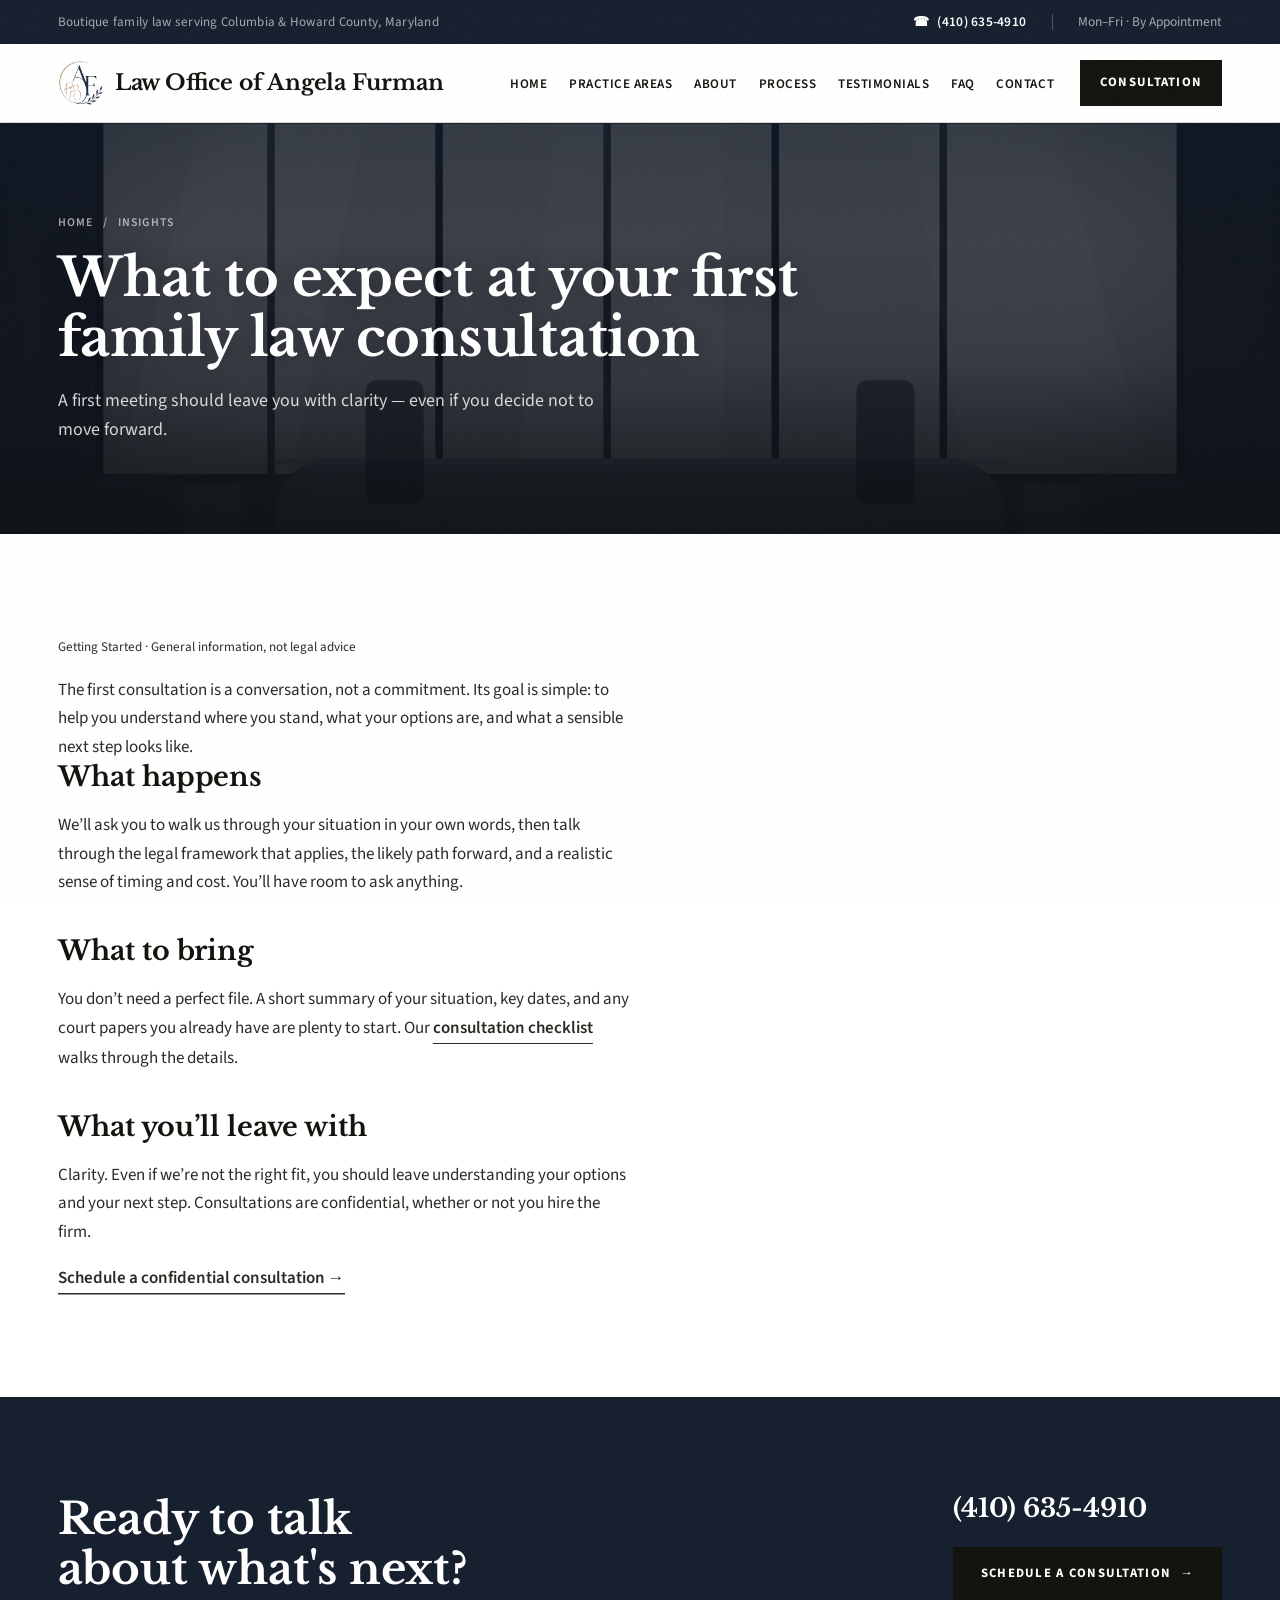
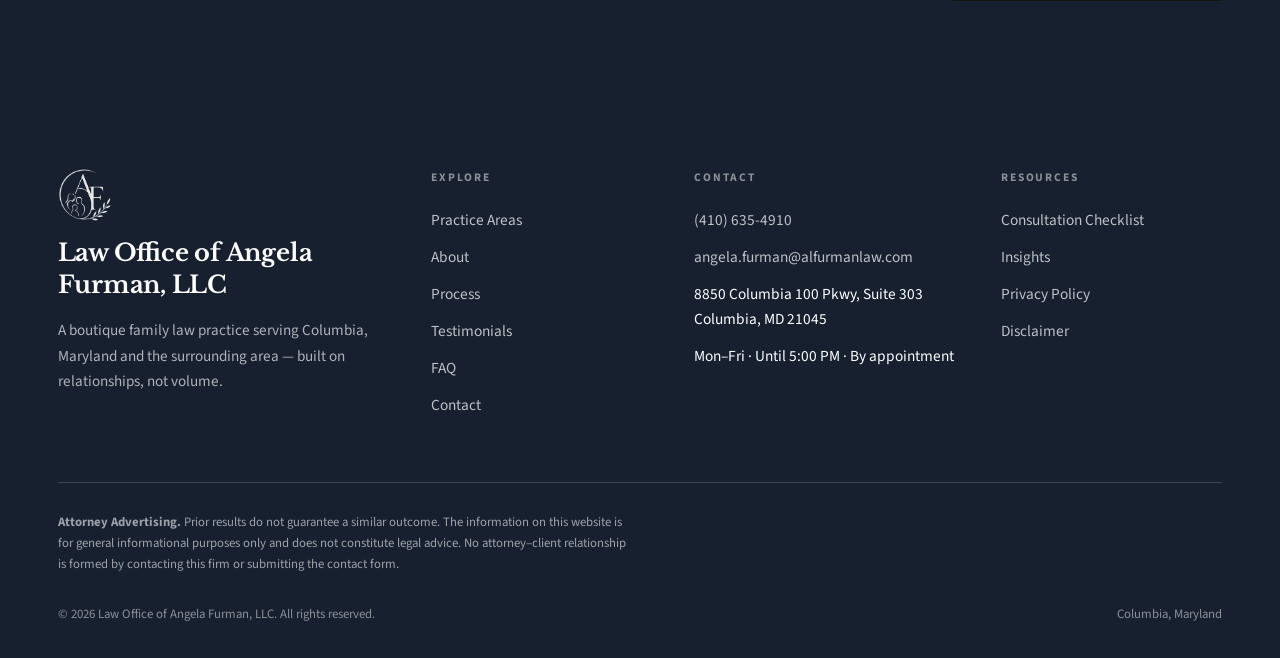
<file: insights-first-consultation.html>
<!DOCTYPE html>
<html lang="en" class="no-js">
<head>
  <meta charset="UTF-8" />
  <meta name="viewport" content="width=device-width, initial-scale=1.0" />
  <title>What to Expect at Your First Consultation | Law Office of Angela Furman, LLC</title>
  <meta name="description" content="What happens at a first family law consultation, what to bring, and what you'll leave with." />
  <meta name="theme-color" content="#ffffff" />
  <!-- CONFIRM production domain (BASE_URL) before relying on canonical / og:url -->
  <link rel="canonical" href="https://alfurmanlaw.com/insights-first-consultation.html" />
  <meta property="og:type" content="website" />
  <meta property="og:site_name" content="Law Office of Angela Furman, LLC" />
  <meta property="og:title" content="What to Expect at Your First Consultation | Law Office of Angela Furman, LLC" />
  <meta property="og:description" content="What happens at a first family law consultation, what to bring, and what you'll leave with." />
  <meta property="og:url" content="https://alfurmanlaw.com/insights-first-consultation.html" />
  <meta property="og:image" content="https://alfurmanlaw.com/assets/img/og.png" />
  <meta property="og:image:width" content="1200" />
  <meta property="og:image:height" content="630" />
  <meta name="twitter:card" content="summary_large_image" />
  <meta name="twitter:title" content="What to Expect at Your First Consultation | Law Office of Angela Furman, LLC" />
  <meta name="twitter:description" content="What happens at a first family law consultation, what to bring, and what you'll leave with." />
  <meta name="twitter:image" content="https://alfurmanlaw.com/assets/img/og.png" />
  <link rel="icon" href="favicon.ico" sizes="any" />
  <link rel="icon" type="image/png" sizes="32x32" href="assets/img/favicon-32.png" />
  <link rel="icon" type="image/png" sizes="16x16" href="assets/img/favicon-16.png" />
  <link rel="apple-touch-icon" href="assets/img/apple-touch-icon.png" />
  <link rel="manifest" href="site.webmanifest" />
  <link rel="preload" href="assets/fonts/source-sans-3-400-normal-latin.woff2" as="font" type="font/woff2" crossorigin />
  <link rel="preload" href="assets/fonts/libre-baskerville-700-normal-latin.woff2" as="font" type="font/woff2" crossorigin />
  <link rel="stylesheet" href="assets/fonts/fonts.css" />
  <link rel="stylesheet" href="assets/css/styles.css" />
  <script type="application/ld+json">{"@context":"https://schema.org","@type":"LegalService","name":"Law Office of Angela Furman, LLC","description":"Boutique family law practice in Columbia, Maryland — divorce, custody, support, and family matters.","url":"https://alfurmanlaw.com/","image":"https://alfurmanlaw.com/assets/img/og.png","telephone":"+1-410-635-4910","email":"angela.furman@alfurmanlaw.com","areaServed":["Columbia, MD","Howard County, MD","Montgomery County, MD","Anne Arundel County, MD","Baltimore, MD","Washington, DC","Northern Virginia"],"address":{"@type":"PostalAddress","streetAddress":"8850 Columbia 100 Pkwy, Suite 303","addressLocality":"Columbia","addressRegion":"MD","postalCode":"21045","addressCountry":"US"}}</script>
  <script type="application/ld+json">{"@context": "https://schema.org", "@type": "BreadcrumbList", "itemListElement": [{"@type": "ListItem", "position": 1, "name": "Home", "item": "https://alfurmanlaw.com/"}, {"@type": "ListItem", "position": 2, "name": "Insights", "item": "https://alfurmanlaw.com/insights.html"}, {"@type": "ListItem", "position": 3, "name": "What to Expect at Your First Consultation", "item": "https://alfurmanlaw.com/insights-first-consultation.html"}]}</script>
</head>
<body>
  <a class="skip-link" href="#main">Skip to content</a>
  <!-- ===== TOP UTILITY BAR ===== -->
  <div class="topbar">
    <div class="container">
      <span class="tb-left">Boutique family law serving Columbia &amp; Howard County, Maryland</span>
      <div class="tb-right">
        <a href="tel:+14106354910" aria-label="Call the firm at (410) 635-4910"><span aria-hidden="true">&#9742;</span> (410) 635-4910</a>
        <span class="tb-sep" aria-hidden="true"></span>
        <span class="tb-hours">Mon&ndash;Fri &middot; By Appointment</span>
      </div>
    </div>
  </div>

  <!-- ===== MAIN HEADER ===== -->
  <header class="site-header">
    <div class="container">
      <a class="brand" href="index.html" aria-label="Law Office of Angela Furman, LLC — home">
        <img class="brand__logo" src="assets/img/logo-mark.png" alt="" width="54" height="54" />
        <span class="brand__text">
          <span class="brand__name">Law Office of Angela Furman</span>
        </span>
      </a>
      <nav class="nav" aria-label="Primary">
        <ul class="nav__links">
          <li><a class="nav__link" href="index.html">Home</a></li>
          <li><a class="nav__link" href="practice-areas.html">Practice Areas</a></li>
          <li><a class="nav__link" href="about.html">About</a></li>
          <li><a class="nav__link" href="process.html">Process</a></li>
          <li><a class="nav__link" href="testimonials.html">Testimonials</a></li>
          <li><a class="nav__link" href="faq.html">FAQ</a></li>
          <li><a class="nav__link" href="contact.html">Contact</a></li>
        </ul>
        <a class="btn btn--solid nav__cta" href="contact.html"><span class="btn__label">Consultation</span></a>
      </nav>
      <button class="burger" aria-label="Open menu" aria-expanded="false" aria-controls="drawer"><span></span><span></span><span></span></button>
    </div>
  </header>

  <!-- ===== MOBILE DRAWER ===== -->
  <div class="drawer" id="drawer" aria-hidden="true" aria-label="Mobile menu">
    <button class="drawer__close" aria-label="Close menu"></button>
    <ul class="drawer__links">
      <li><a href="index.html"><span class="idx">01</span> Home</a></li>
      <li><a href="practice-areas.html"><span class="idx">02</span> Practice Areas</a></li>
      <li><a href="about.html"><span class="idx">03</span> About</a></li>
      <li><a href="process.html"><span class="idx">04</span> Process</a></li>
      <li><a href="testimonials.html"><span class="idx">05</span> Testimonials</a></li>
      <li><a href="faq.html"><span class="idx">06</span> FAQ</a></li>
      <li><a href="contact.html"><span class="idx">07</span> Contact</a></li>
    </ul>
    <a class="btn btn--solid drawer__cta" href="contact.html"><span class="btn__label">Schedule a Consultation</span><span class="btn__arrow">&rarr;</span></a>
    <div class="drawer__foot">
      <a href="tel:+14106354910">(410) 635-4910</a>
      <a href="mailto:angela.furman@alfurmanlaw.com">angela.furman@alfurmanlaw.com</a>
    </div>
  </div>

  <main id="main">

    <!-- ===== PAGE HERO ===== -->
    <section class="page-hero" aria-label="Page introduction">
      <div class="page-hero__bg" aria-hidden="true"></div>
      <div class="page-hero__scrim" aria-hidden="true"></div>
      <div class="container">
        <nav class="page-hero__crumbs" aria-label="Breadcrumb"><a href="index.html">Home</a> <span aria-hidden="true">/</span> <a href="insights.html">Insights</a></nav>
        <h1 class="page-hero__title">What to expect at your first family law consultation</h1>
        <p class="lead measure">A first meeting should leave you with clarity — even if you decide not to move forward.</p>
      </div>
    </section>
    <section class="section bg-paper">
      <div class="container">
        <article class="prose" data-reveal>
          <p class="prose__meta">Getting Started &middot; General information, not legal advice</p>
          <p>The first consultation is a conversation, not a commitment. Its goal is simple: to help you understand where you stand, what your options are, and what a sensible next step looks like.</p>
          <h2>What happens</h2>
          <p>We&rsquo;ll ask you to walk us through your situation in your own words, then talk through the legal framework that applies, the likely path forward, and a realistic sense of timing and cost. You&rsquo;ll have room to ask anything.</p>
          <h2>What to bring</h2>
          <p>You don&rsquo;t need a perfect file. A short summary of your situation, key dates, and any court papers you already have are plenty to start. Our <a class="link" href="consultation-checklist.html">consultation checklist</a> walks through the details.</p>
          <h2>What you&rsquo;ll leave with</h2>
          <p>Clarity. Even if we&rsquo;re not the right fit, you should leave understanding your options and your next step. Consultations are confidential, whether or not you hire the firm.</p>
          <p><a class="link" href="contact.html">Schedule a confidential consultation &rarr;</a></p>
        </article>
      </div>
    </section>

    <!-- ===== CTA BAND ===== -->
    <section class="cta-band" aria-label="Contact call to action">
      <div class="container">
        <h2 class="cta-band__title" data-reveal>Ready to talk about what's next?</h2>
        <div class="cta-band__side" data-reveal data-delay="1">
          <span class="phone"><a href="tel:+14106354910">(410) 635-4910</a></span>
          <a class="btn btn--solid" href="contact.html"><span class="btn__label">Schedule a Consultation</span><span class="btn__arrow">&rarr;</span></a>
        </div>
      </div>
    </section>
  </main>

  <!-- ===== FOOTER ===== -->
  <footer class="site-footer" aria-label="Footer">
    <div class="container">
      <div class="footer-grid">
        <div class="footer-brand">
          <img class="footer-logo" src="assets/img/logo-mark-light.png" alt="" width="54" height="54" />
          <span class="brand__name display">Law Office of Angela Furman, LLC</span>
          <p>A boutique family law practice serving Columbia, Maryland and the surrounding area &mdash; built on relationships, not volume.</p>
        </div>
        <div>
          <h4>Explore</h4>
          <ul>
            <li><a href="practice-areas.html">Practice Areas</a></li>
            <li><a href="about.html">About</a></li>
            <li><a href="process.html">Process</a></li>
            <li><a href="testimonials.html">Testimonials</a></li>
            <li><a href="faq.html">FAQ</a></li>
            <li><a href="contact.html">Contact</a></li>
          </ul>
        </div>
        <div>
          <h4>Contact</h4>
          <ul>
            <li><a href="tel:+14106354910">(410) 635-4910</a></li>
            <li><a href="mailto:angela.furman@alfurmanlaw.com">angela.furman@alfurmanlaw.com</a></li>
            <li>8850 Columbia 100 Pkwy, Suite 303<br>Columbia, MD 21045</li>
            <li>Mon&ndash;Fri &middot; Until 5:00 PM &middot; By appointment</li>
          </ul>
        </div>
        <div>
          <h4>Resources</h4>
          <ul>
            <li><a href="consultation-checklist.html">Consultation Checklist</a></li>
            <li><a href="insights.html">Insights</a></li>
            <li><a href="privacy-policy.html">Privacy Policy</a></li>
            <li><a href="disclaimer.html">Disclaimer</a></li>
          </ul>
        </div>
      </div>
      <div class="footer-legal">
        <p class="disclaimer"><strong>Attorney Advertising.</strong> Prior results do not guarantee a similar outcome. The information on this website is for general informational purposes only and does not constitute legal advice. No attorney&ndash;client relationship is formed by contacting this firm or submitting the contact form.</p>
      </div>
      <div class="footer-bottom">
        <span>&copy; <span id="year">2026</span> Law Office of Angela Furman, LLC. All rights reserved.</span>
        <span>Columbia, Maryland</span>
      </div>
    </div>
  </footer>

  <div class="callbar" data-callbar aria-hidden="true">
    <span class="cb-label">Speak with the firm<strong>(410) 635-4910</strong></span>
    <a class="cb-btn" href="tel:+14106354910">Call Now</a>
  </div>
  <button class="to-top" aria-label="Back to top"><span aria-hidden="true">&uarr;</span></button>

  <script src="assets/js/main.js"></script>
</body>
</html>
</file>
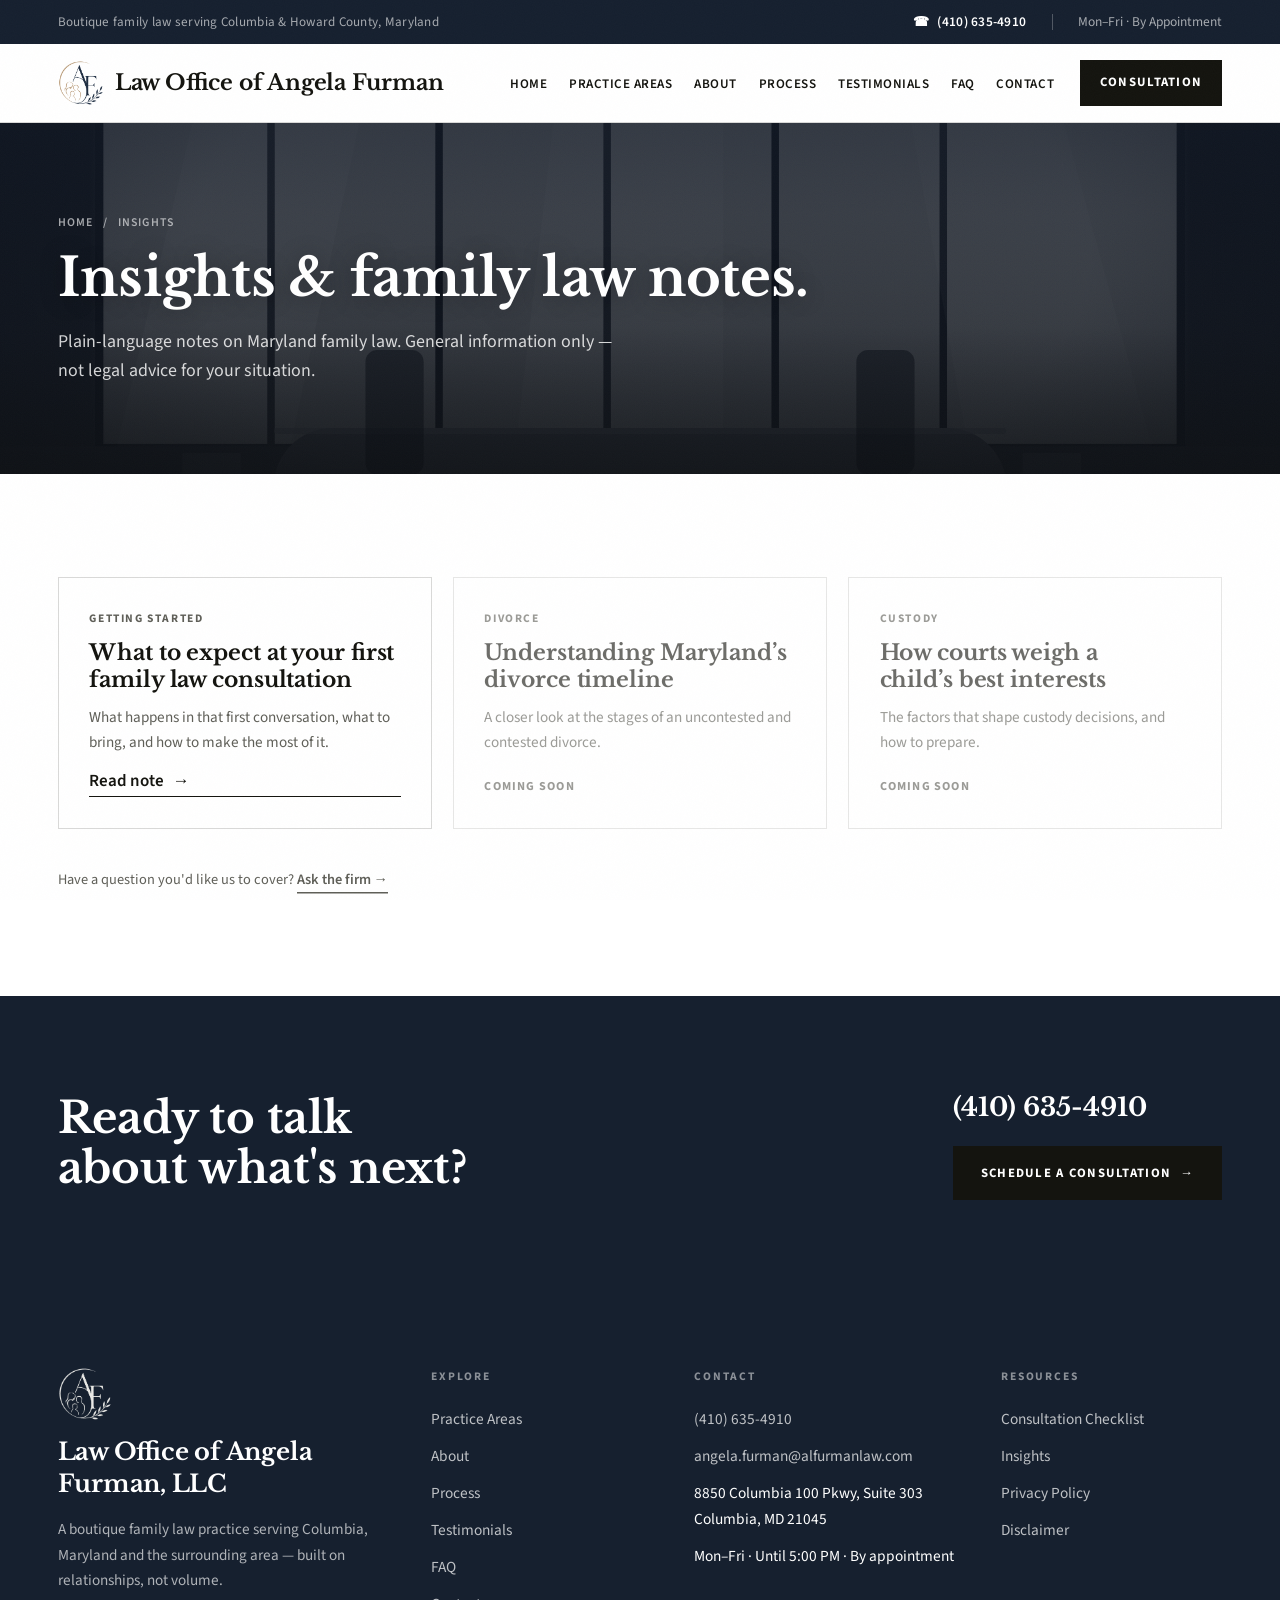
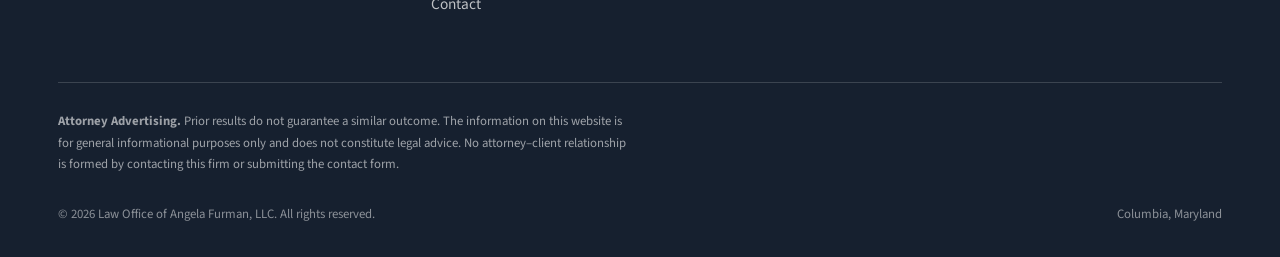
<file: insights.html>
<!DOCTYPE html>
<html lang="en" class="no-js">
<head>
  <meta charset="UTF-8" />
  <meta name="viewport" content="width=device-width, initial-scale=1.0" />
  <title>Insights | Law Office of Angela Furman, LLC</title>
  <meta name="description" content="Plain-language notes on Maryland family law from the Law Office of Angela Furman, LLC." />
  <meta name="theme-color" content="#ffffff" />
  <!-- CONFIRM production domain (BASE_URL) before relying on canonical / og:url -->
  <link rel="canonical" href="https://alfurmanlaw.com/insights.html" />
  <meta property="og:type" content="website" />
  <meta property="og:site_name" content="Law Office of Angela Furman, LLC" />
  <meta property="og:title" content="Insights | Law Office of Angela Furman, LLC" />
  <meta property="og:description" content="Plain-language notes on Maryland family law from the Law Office of Angela Furman, LLC." />
  <meta property="og:url" content="https://alfurmanlaw.com/insights.html" />
  <meta property="og:image" content="https://alfurmanlaw.com/assets/img/og.png" />
  <meta property="og:image:width" content="1200" />
  <meta property="og:image:height" content="630" />
  <meta name="twitter:card" content="summary_large_image" />
  <meta name="twitter:title" content="Insights | Law Office of Angela Furman, LLC" />
  <meta name="twitter:description" content="Plain-language notes on Maryland family law from the Law Office of Angela Furman, LLC." />
  <meta name="twitter:image" content="https://alfurmanlaw.com/assets/img/og.png" />
  <link rel="icon" href="favicon.ico" sizes="any" />
  <link rel="icon" type="image/png" sizes="32x32" href="assets/img/favicon-32.png" />
  <link rel="icon" type="image/png" sizes="16x16" href="assets/img/favicon-16.png" />
  <link rel="apple-touch-icon" href="assets/img/apple-touch-icon.png" />
  <link rel="manifest" href="site.webmanifest" />
  <link rel="preload" href="assets/fonts/source-sans-3-400-normal-latin.woff2" as="font" type="font/woff2" crossorigin />
  <link rel="preload" href="assets/fonts/libre-baskerville-700-normal-latin.woff2" as="font" type="font/woff2" crossorigin />
  <link rel="stylesheet" href="assets/fonts/fonts.css" />
  <link rel="stylesheet" href="assets/css/styles.css" />
  <script type="application/ld+json">{"@context":"https://schema.org","@type":"LegalService","name":"Law Office of Angela Furman, LLC","description":"Boutique family law practice in Columbia, Maryland — divorce, custody, support, and family matters.","url":"https://alfurmanlaw.com/","image":"https://alfurmanlaw.com/assets/img/og.png","telephone":"+1-410-635-4910","email":"angela.furman@alfurmanlaw.com","areaServed":["Columbia, MD","Howard County, MD","Montgomery County, MD","Anne Arundel County, MD","Baltimore, MD","Washington, DC","Northern Virginia"],"address":{"@type":"PostalAddress","streetAddress":"8850 Columbia 100 Pkwy, Suite 303","addressLocality":"Columbia","addressRegion":"MD","postalCode":"21045","addressCountry":"US"}}</script>
  <script type="application/ld+json">{"@context": "https://schema.org", "@type": "BreadcrumbList", "itemListElement": [{"@type": "ListItem", "position": 1, "name": "Home", "item": "https://alfurmanlaw.com/"}, {"@type": "ListItem", "position": 2, "name": "Insights", "item": "https://alfurmanlaw.com/insights.html"}]}</script>
</head>
<body>
  <a class="skip-link" href="#main">Skip to content</a>
  <!-- ===== TOP UTILITY BAR ===== -->
  <div class="topbar">
    <div class="container">
      <span class="tb-left">Boutique family law serving Columbia &amp; Howard County, Maryland</span>
      <div class="tb-right">
        <a href="tel:+14106354910" aria-label="Call the firm at (410) 635-4910"><span aria-hidden="true">&#9742;</span> (410) 635-4910</a>
        <span class="tb-sep" aria-hidden="true"></span>
        <span class="tb-hours">Mon&ndash;Fri &middot; By Appointment</span>
      </div>
    </div>
  </div>

  <!-- ===== MAIN HEADER ===== -->
  <header class="site-header">
    <div class="container">
      <a class="brand" href="index.html" aria-label="Law Office of Angela Furman, LLC — home">
        <img class="brand__logo" src="assets/img/logo-mark.png" alt="" width="54" height="54" />
        <span class="brand__text">
          <span class="brand__name">Law Office of Angela Furman</span>
        </span>
      </a>
      <nav class="nav" aria-label="Primary">
        <ul class="nav__links">
          <li><a class="nav__link" href="index.html">Home</a></li>
          <li><a class="nav__link" href="practice-areas.html">Practice Areas</a></li>
          <li><a class="nav__link" href="about.html">About</a></li>
          <li><a class="nav__link" href="process.html">Process</a></li>
          <li><a class="nav__link" href="testimonials.html">Testimonials</a></li>
          <li><a class="nav__link" href="faq.html">FAQ</a></li>
          <li><a class="nav__link" href="contact.html">Contact</a></li>
        </ul>
        <a class="btn btn--solid nav__cta" href="contact.html"><span class="btn__label">Consultation</span></a>
      </nav>
      <button class="burger" aria-label="Open menu" aria-expanded="false" aria-controls="drawer"><span></span><span></span><span></span></button>
    </div>
  </header>

  <!-- ===== MOBILE DRAWER ===== -->
  <div class="drawer" id="drawer" aria-hidden="true" aria-label="Mobile menu">
    <button class="drawer__close" aria-label="Close menu"></button>
    <ul class="drawer__links">
      <li><a href="index.html"><span class="idx">01</span> Home</a></li>
      <li><a href="practice-areas.html"><span class="idx">02</span> Practice Areas</a></li>
      <li><a href="about.html"><span class="idx">03</span> About</a></li>
      <li><a href="process.html"><span class="idx">04</span> Process</a></li>
      <li><a href="testimonials.html"><span class="idx">05</span> Testimonials</a></li>
      <li><a href="faq.html"><span class="idx">06</span> FAQ</a></li>
      <li><a href="contact.html"><span class="idx">07</span> Contact</a></li>
    </ul>
    <a class="btn btn--solid drawer__cta" href="contact.html"><span class="btn__label">Schedule a Consultation</span><span class="btn__arrow">&rarr;</span></a>
    <div class="drawer__foot">
      <a href="tel:+14106354910">(410) 635-4910</a>
      <a href="mailto:angela.furman@alfurmanlaw.com">angela.furman@alfurmanlaw.com</a>
    </div>
  </div>

  <main id="main">

    <!-- ===== PAGE HERO ===== -->
    <section class="page-hero" aria-label="Page introduction">
      <div class="page-hero__bg" aria-hidden="true"></div>
      <div class="page-hero__scrim" aria-hidden="true"></div>
      <div class="container">
        <nav class="page-hero__crumbs" aria-label="Breadcrumb"><a href="index.html">Home</a> <span aria-hidden="true">/</span> Insights</nav>
        <h1 class="page-hero__title">Insights &amp; family law notes.</h1>
        <p class="lead measure">Plain-language notes on Maryland family law. General information only — not legal advice for your situation.</p>
      </div>
    </section>
    <section class="section bg-paper">
      <div class="container">
        <div class="insight-grid" data-stagger>
          <a class="insight-card" href="insights-first-consultation.html">
            <span class="insight-card__tag">Getting Started</span>
            <h2 class="insight-card__title">What to expect at your first family law consultation</h2>
            <p class="insight-card__excerpt">What happens in that first conversation, what to bring, and how to make the most of it.</p>
            <span class="link">Read note <span class="arrow" aria-hidden="true">&rarr;</span></span>
          </a>
          <div class="insight-card is-soon" aria-disabled="true">
            <span class="insight-card__tag">Divorce</span>
            <h2 class="insight-card__title">Understanding Maryland&rsquo;s divorce timeline</h2>
            <p class="insight-card__excerpt">A closer look at the stages of an uncontested and contested divorce.</p>
            <span class="insight-card__soon">Coming soon</span>
          </div>
          <div class="insight-card is-soon" aria-disabled="true">
            <span class="insight-card__tag">Custody</span>
            <h2 class="insight-card__title">How courts weigh a child&rsquo;s best interests</h2>
            <p class="insight-card__excerpt">The factors that shape custody decisions, and how to prepare.</p>
            <span class="insight-card__soon">Coming soon</span>
          </div>
        </div>
        <p class="muted" data-reveal style="margin-top:2.4rem; font-size:.9rem;">Have a question you'd like us to cover? <a class="link" href="contact.html">Ask the firm &rarr;</a></p>
      </div>
    </section>

    <!-- ===== CTA BAND ===== -->
    <section class="cta-band" aria-label="Contact call to action">
      <div class="container">
        <h2 class="cta-band__title" data-reveal>Ready to talk about what's next?</h2>
        <div class="cta-band__side" data-reveal data-delay="1">
          <span class="phone"><a href="tel:+14106354910">(410) 635-4910</a></span>
          <a class="btn btn--solid" href="contact.html"><span class="btn__label">Schedule a Consultation</span><span class="btn__arrow">&rarr;</span></a>
        </div>
      </div>
    </section>
  </main>

  <!-- ===== FOOTER ===== -->
  <footer class="site-footer" aria-label="Footer">
    <div class="container">
      <div class="footer-grid">
        <div class="footer-brand">
          <img class="footer-logo" src="assets/img/logo-mark-light.png" alt="" width="54" height="54" />
          <span class="brand__name display">Law Office of Angela Furman, LLC</span>
          <p>A boutique family law practice serving Columbia, Maryland and the surrounding area &mdash; built on relationships, not volume.</p>
        </div>
        <div>
          <h4>Explore</h4>
          <ul>
            <li><a href="practice-areas.html">Practice Areas</a></li>
            <li><a href="about.html">About</a></li>
            <li><a href="process.html">Process</a></li>
            <li><a href="testimonials.html">Testimonials</a></li>
            <li><a href="faq.html">FAQ</a></li>
            <li><a href="contact.html">Contact</a></li>
          </ul>
        </div>
        <div>
          <h4>Contact</h4>
          <ul>
            <li><a href="tel:+14106354910">(410) 635-4910</a></li>
            <li><a href="mailto:angela.furman@alfurmanlaw.com">angela.furman@alfurmanlaw.com</a></li>
            <li>8850 Columbia 100 Pkwy, Suite 303<br>Columbia, MD 21045</li>
            <li>Mon&ndash;Fri &middot; Until 5:00 PM &middot; By appointment</li>
          </ul>
        </div>
        <div>
          <h4>Resources</h4>
          <ul>
            <li><a href="consultation-checklist.html">Consultation Checklist</a></li>
            <li><a href="insights.html">Insights</a></li>
            <li><a href="privacy-policy.html">Privacy Policy</a></li>
            <li><a href="disclaimer.html">Disclaimer</a></li>
          </ul>
        </div>
      </div>
      <div class="footer-legal">
        <p class="disclaimer"><strong>Attorney Advertising.</strong> Prior results do not guarantee a similar outcome. The information on this website is for general informational purposes only and does not constitute legal advice. No attorney&ndash;client relationship is formed by contacting this firm or submitting the contact form.</p>
      </div>
      <div class="footer-bottom">
        <span>&copy; <span id="year">2026</span> Law Office of Angela Furman, LLC. All rights reserved.</span>
        <span>Columbia, Maryland</span>
      </div>
    </div>
  </footer>

  <div class="callbar" data-callbar aria-hidden="true">
    <span class="cb-label">Speak with the firm<strong>(410) 635-4910</strong></span>
    <a class="cb-btn" href="tel:+14106354910">Call Now</a>
  </div>
  <button class="to-top" aria-label="Back to top"><span aria-hidden="true">&uarr;</span></button>

  <script src="assets/js/main.js"></script>
</body>
</html>
</file>
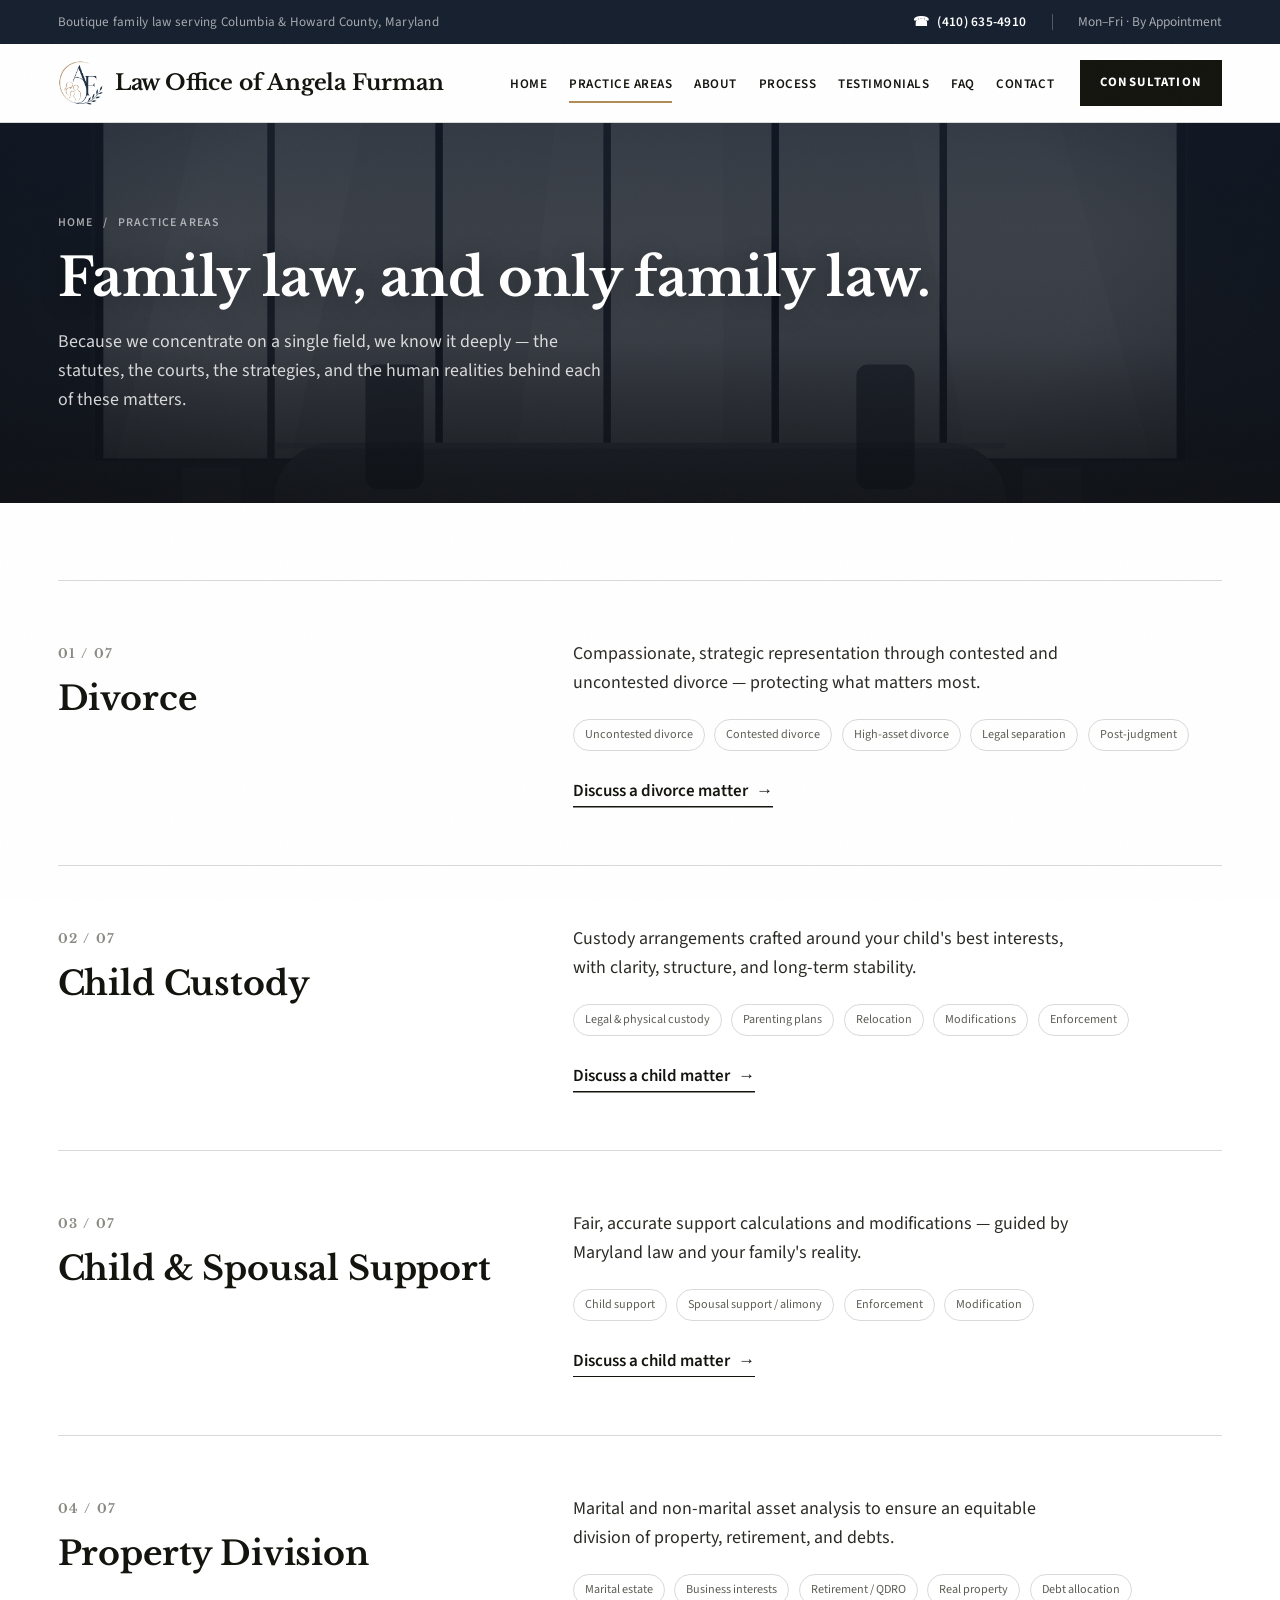
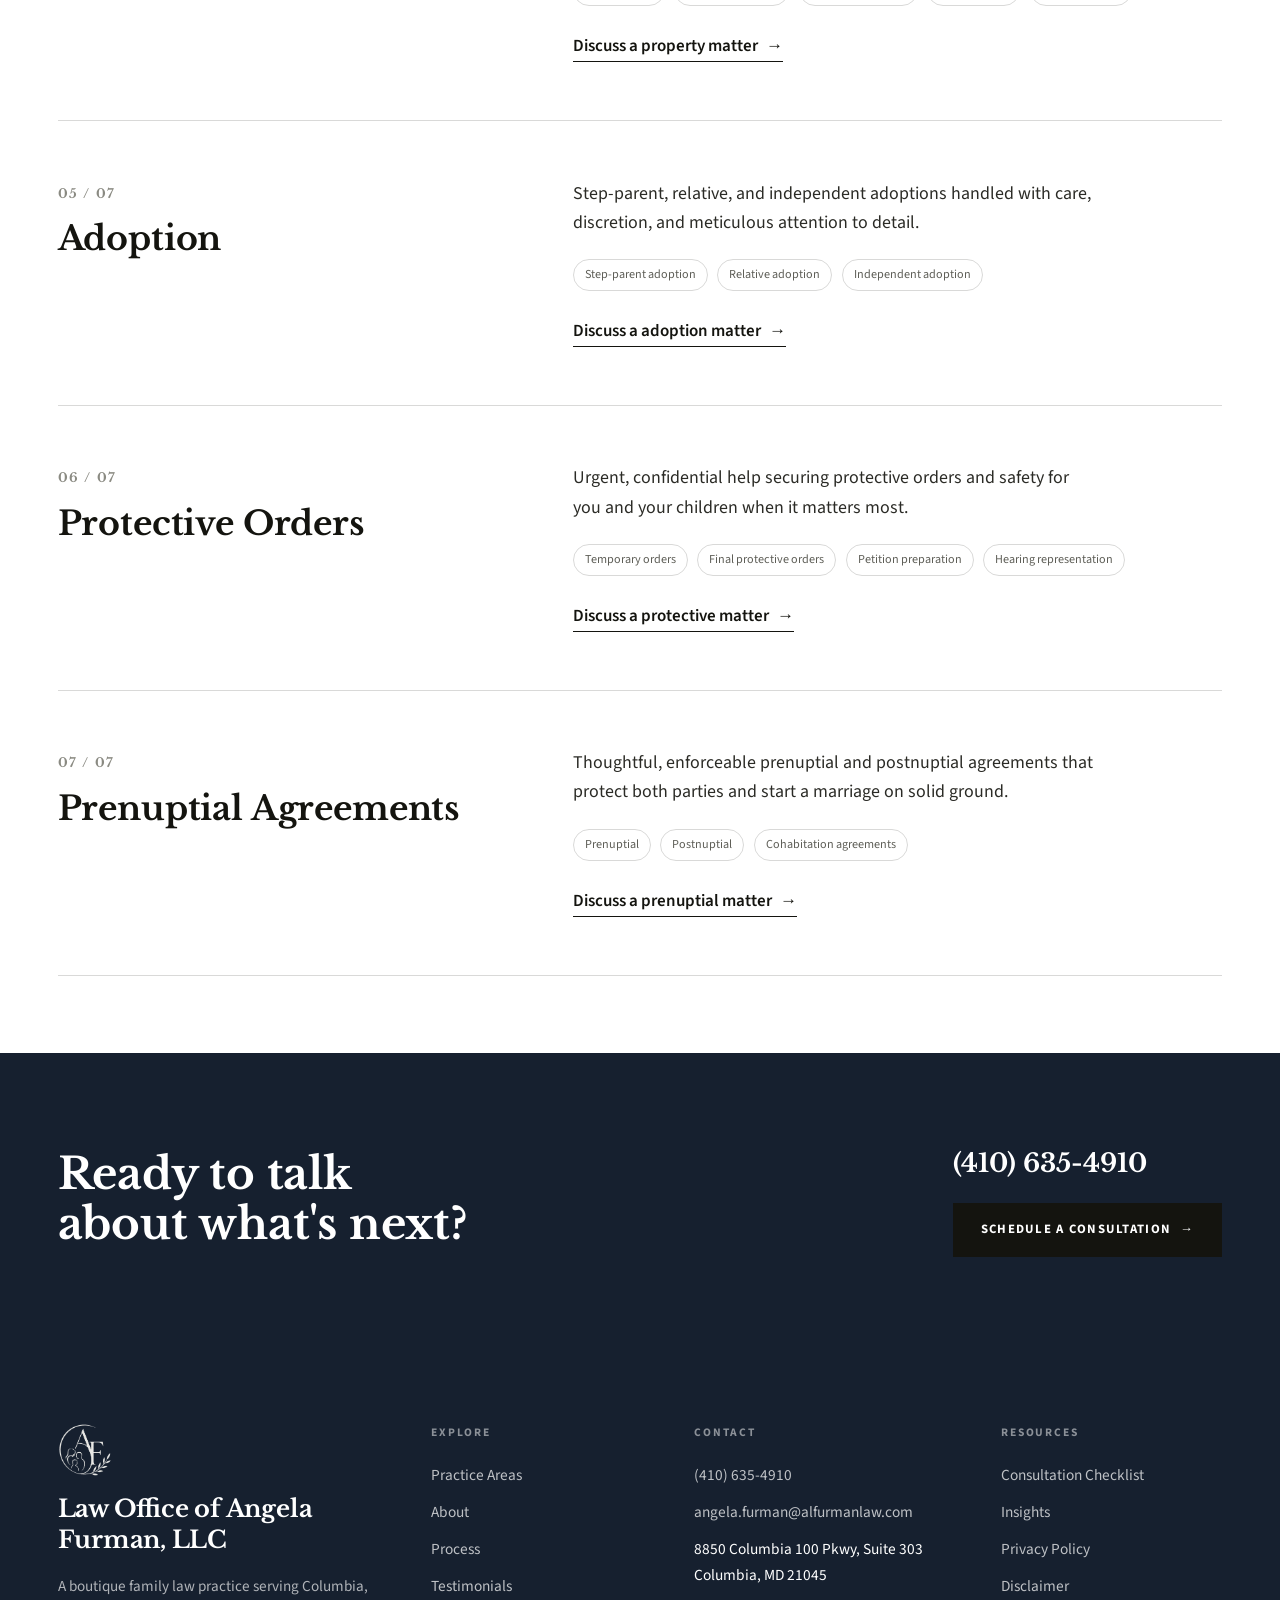
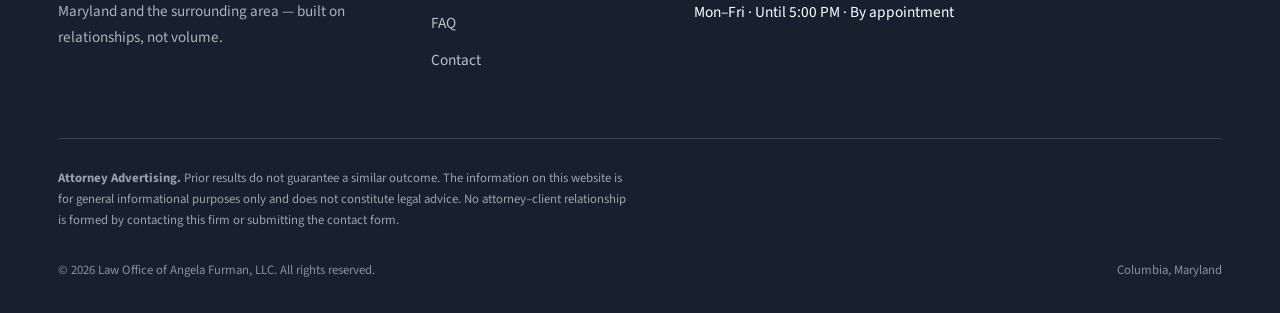
<file: practice-areas.html>
<!DOCTYPE html>
<html lang="en" class="no-js">
<head>
  <meta charset="UTF-8" />
  <meta name="viewport" content="width=device-width, initial-scale=1.0" />
  <title>Practice Areas | Law Office of Angela Furman, LLC</title>
  <meta name="description" content="Divorce, child custody, support, property division, adoption, protective orders, and prenuptial agreements — family law in Columbia, MD." />
  <meta name="theme-color" content="#ffffff" />
  <!-- CONFIRM production domain (BASE_URL) before relying on canonical / og:url -->
  <link rel="canonical" href="https://alfurmanlaw.com/practice-areas.html" />
  <meta property="og:type" content="website" />
  <meta property="og:site_name" content="Law Office of Angela Furman, LLC" />
  <meta property="og:title" content="Practice Areas | Law Office of Angela Furman, LLC" />
  <meta property="og:description" content="Divorce, child custody, support, property division, adoption, protective orders, and prenuptial agreements — family law in Columbia, MD." />
  <meta property="og:url" content="https://alfurmanlaw.com/practice-areas.html" />
  <meta property="og:image" content="https://alfurmanlaw.com/assets/img/og.png" />
  <meta property="og:image:width" content="1200" />
  <meta property="og:image:height" content="630" />
  <meta name="twitter:card" content="summary_large_image" />
  <meta name="twitter:title" content="Practice Areas | Law Office of Angela Furman, LLC" />
  <meta name="twitter:description" content="Divorce, child custody, support, property division, adoption, protective orders, and prenuptial agreements — family law in Columbia, MD." />
  <meta name="twitter:image" content="https://alfurmanlaw.com/assets/img/og.png" />
  <link rel="icon" href="favicon.ico" sizes="any" />
  <link rel="icon" type="image/png" sizes="32x32" href="assets/img/favicon-32.png" />
  <link rel="icon" type="image/png" sizes="16x16" href="assets/img/favicon-16.png" />
  <link rel="apple-touch-icon" href="assets/img/apple-touch-icon.png" />
  <link rel="manifest" href="site.webmanifest" />
  <link rel="preload" href="assets/fonts/source-sans-3-400-normal-latin.woff2" as="font" type="font/woff2" crossorigin />
  <link rel="preload" href="assets/fonts/libre-baskerville-700-normal-latin.woff2" as="font" type="font/woff2" crossorigin />
  <link rel="stylesheet" href="assets/fonts/fonts.css" />
  <link rel="stylesheet" href="assets/css/styles.css" />
  <script type="application/ld+json">{"@context":"https://schema.org","@type":"LegalService","name":"Law Office of Angela Furman, LLC","description":"Boutique family law practice in Columbia, Maryland — divorce, custody, support, and family matters.","url":"https://alfurmanlaw.com/","image":"https://alfurmanlaw.com/assets/img/og.png","telephone":"+1-410-635-4910","email":"angela.furman@alfurmanlaw.com","areaServed":["Columbia, MD","Howard County, MD","Montgomery County, MD","Anne Arundel County, MD","Baltimore, MD","Washington, DC","Northern Virginia"],"address":{"@type":"PostalAddress","streetAddress":"8850 Columbia 100 Pkwy, Suite 303","addressLocality":"Columbia","addressRegion":"MD","postalCode":"21045","addressCountry":"US"}}</script>
  <script type="application/ld+json">{"@context": "https://schema.org", "@type": "BreadcrumbList", "itemListElement": [{"@type": "ListItem", "position": 1, "name": "Home", "item": "https://alfurmanlaw.com/"}, {"@type": "ListItem", "position": 2, "name": "Practice Areas", "item": "https://alfurmanlaw.com/practice-areas.html"}]}</script>
</head>
<body>
  <a class="skip-link" href="#main">Skip to content</a>
  <!-- ===== TOP UTILITY BAR ===== -->
  <div class="topbar">
    <div class="container">
      <span class="tb-left">Boutique family law serving Columbia &amp; Howard County, Maryland</span>
      <div class="tb-right">
        <a href="tel:+14106354910" aria-label="Call the firm at (410) 635-4910"><span aria-hidden="true">&#9742;</span> (410) 635-4910</a>
        <span class="tb-sep" aria-hidden="true"></span>
        <span class="tb-hours">Mon&ndash;Fri &middot; By Appointment</span>
      </div>
    </div>
  </div>

  <!-- ===== MAIN HEADER ===== -->
  <header class="site-header">
    <div class="container">
      <a class="brand" href="index.html" aria-label="Law Office of Angela Furman, LLC — home">
        <img class="brand__logo" src="assets/img/logo-mark.png" alt="" width="54" height="54" />
        <span class="brand__text">
          <span class="brand__name">Law Office of Angela Furman</span>
        </span>
      </a>
      <nav class="nav" aria-label="Primary">
        <ul class="nav__links">
          <li><a class="nav__link" href="index.html">Home</a></li>
          <li><a class="nav__link" href="practice-areas.html" aria-current="true">Practice Areas</a></li>
          <li><a class="nav__link" href="about.html">About</a></li>
          <li><a class="nav__link" href="process.html">Process</a></li>
          <li><a class="nav__link" href="testimonials.html">Testimonials</a></li>
          <li><a class="nav__link" href="faq.html">FAQ</a></li>
          <li><a class="nav__link" href="contact.html">Contact</a></li>
        </ul>
        <a class="btn btn--solid nav__cta" href="contact.html"><span class="btn__label">Consultation</span></a>
      </nav>
      <button class="burger" aria-label="Open menu" aria-expanded="false" aria-controls="drawer"><span></span><span></span><span></span></button>
    </div>
  </header>

  <!-- ===== MOBILE DRAWER ===== -->
  <div class="drawer" id="drawer" aria-hidden="true" aria-label="Mobile menu">
    <button class="drawer__close" aria-label="Close menu"></button>
    <ul class="drawer__links">
      <li><a href="index.html"><span class="idx">01</span> Home</a></li>
      <li><a href="practice-areas.html"><span class="idx">02</span> Practice Areas</a></li>
      <li><a href="about.html"><span class="idx">03</span> About</a></li>
      <li><a href="process.html"><span class="idx">04</span> Process</a></li>
      <li><a href="testimonials.html"><span class="idx">05</span> Testimonials</a></li>
      <li><a href="faq.html"><span class="idx">06</span> FAQ</a></li>
      <li><a href="contact.html"><span class="idx">07</span> Contact</a></li>
    </ul>
    <a class="btn btn--solid drawer__cta" href="contact.html"><span class="btn__label">Schedule a Consultation</span><span class="btn__arrow">&rarr;</span></a>
    <div class="drawer__foot">
      <a href="tel:+14106354910">(410) 635-4910</a>
      <a href="mailto:angela.furman@alfurmanlaw.com">angela.furman@alfurmanlaw.com</a>
    </div>
  </div>

  <main id="main">

    <!-- ===== PAGE HERO ===== -->
    <section class="page-hero" aria-label="Page introduction">
      <div class="page-hero__bg" aria-hidden="true"></div>
      <div class="page-hero__scrim" aria-hidden="true"></div>
      <div class="container">
        <nav class="page-hero__crumbs" aria-label="Breadcrumb"><a href="index.html">Home</a> <span aria-hidden="true">/</span> Practice Areas</nav>
        <h1 class="page-hero__title">Family law, and only family law.</h1>
        <p class="lead measure">Because we concentrate on a single field, we know it deeply — the statutes, the courts, the strategies, and the human realities behind each of these matters.</p>
      </div>
    </section>

    <section class="section--tight bg-paper">
      <div class="container">
        <article class="split split--5-7" data-reveal style="padding-block: clamp(2.4rem,4.5vw,4rem); border-top:1px solid var(--line);">
          <div>
            <span class="parea__num" style="font-size:.8rem; letter-spacing:.14em;">01 / 07</span>
            <h2 class="h-lg display" style="margin-top:.8rem;">Divorce</h2>
          </div>
          <div>
            <p class="lead" style="max-width:58ch;">Compassionate, strategic representation through contested and uncontested divorce — protecting what matters most.</p>
            <div style="display:flex; flex-wrap:wrap; gap:.6rem; margin-top:1.4rem;"><span class="tag" style="font-size:.76rem; border:1px solid var(--line); border-radius:999px; padding:.4em .9em; color:var(--muted);">Uncontested divorce</span><span class="tag" style="font-size:.76rem; border:1px solid var(--line); border-radius:999px; padding:.4em .9em; color:var(--muted);">Contested divorce</span><span class="tag" style="font-size:.76rem; border:1px solid var(--line); border-radius:999px; padding:.4em .9em; color:var(--muted);">High-asset divorce</span><span class="tag" style="font-size:.76rem; border:1px solid var(--line); border-radius:999px; padding:.4em .9em; color:var(--muted);">Legal separation</span><span class="tag" style="font-size:.76rem; border:1px solid var(--line); border-radius:999px; padding:.4em .9em; color:var(--muted);">Post-judgment</span></div>
            <a class="link" href="contact.html?matter=Divorce" style="margin-top:1.6rem;">Discuss a divorce matter <span class="arrow" aria-hidden="true">&rarr;</span></a>
          </div>
        </article>
        <article class="split split--5-7" data-reveal style="padding-block: clamp(2.4rem,4.5vw,4rem); border-top:1px solid var(--line);">
          <div>
            <span class="parea__num" style="font-size:.8rem; letter-spacing:.14em;">02 / 07</span>
            <h2 class="h-lg display" style="margin-top:.8rem;">Child Custody</h2>
          </div>
          <div>
            <p class="lead" style="max-width:58ch;">Custody arrangements crafted around your child's best interests, with clarity, structure, and long-term stability.</p>
            <div style="display:flex; flex-wrap:wrap; gap:.6rem; margin-top:1.4rem;"><span class="tag" style="font-size:.76rem; border:1px solid var(--line); border-radius:999px; padding:.4em .9em; color:var(--muted);">Legal &amp; physical custody</span><span class="tag" style="font-size:.76rem; border:1px solid var(--line); border-radius:999px; padding:.4em .9em; color:var(--muted);">Parenting plans</span><span class="tag" style="font-size:.76rem; border:1px solid var(--line); border-radius:999px; padding:.4em .9em; color:var(--muted);">Relocation</span><span class="tag" style="font-size:.76rem; border:1px solid var(--line); border-radius:999px; padding:.4em .9em; color:var(--muted);">Modifications</span><span class="tag" style="font-size:.76rem; border:1px solid var(--line); border-radius:999px; padding:.4em .9em; color:var(--muted);">Enforcement</span></div>
            <a class="link" href="contact.html?matter=Child%20Custody" style="margin-top:1.6rem;">Discuss a child matter <span class="arrow" aria-hidden="true">&rarr;</span></a>
          </div>
        </article>
        <article class="split split--5-7" data-reveal style="padding-block: clamp(2.4rem,4.5vw,4rem); border-top:1px solid var(--line);">
          <div>
            <span class="parea__num" style="font-size:.8rem; letter-spacing:.14em;">03 / 07</span>
            <h2 class="h-lg display" style="margin-top:.8rem;">Child &amp; Spousal Support</h2>
          </div>
          <div>
            <p class="lead" style="max-width:58ch;">Fair, accurate support calculations and modifications — guided by Maryland law and your family's reality.</p>
            <div style="display:flex; flex-wrap:wrap; gap:.6rem; margin-top:1.4rem;"><span class="tag" style="font-size:.76rem; border:1px solid var(--line); border-radius:999px; padding:.4em .9em; color:var(--muted);">Child support</span><span class="tag" style="font-size:.76rem; border:1px solid var(--line); border-radius:999px; padding:.4em .9em; color:var(--muted);">Spousal support / alimony</span><span class="tag" style="font-size:.76rem; border:1px solid var(--line); border-radius:999px; padding:.4em .9em; color:var(--muted);">Enforcement</span><span class="tag" style="font-size:.76rem; border:1px solid var(--line); border-radius:999px; padding:.4em .9em; color:var(--muted);">Modification</span></div>
            <a class="link" href="contact.html?matter=Child%20%2F%20Spousal%20Support" style="margin-top:1.6rem;">Discuss a child matter <span class="arrow" aria-hidden="true">&rarr;</span></a>
          </div>
        </article>
        <article class="split split--5-7" data-reveal style="padding-block: clamp(2.4rem,4.5vw,4rem); border-top:1px solid var(--line);">
          <div>
            <span class="parea__num" style="font-size:.8rem; letter-spacing:.14em;">04 / 07</span>
            <h2 class="h-lg display" style="margin-top:.8rem;">Property Division</h2>
          </div>
          <div>
            <p class="lead" style="max-width:58ch;">Marital and non-marital asset analysis to ensure an equitable division of property, retirement, and debts.</p>
            <div style="display:flex; flex-wrap:wrap; gap:.6rem; margin-top:1.4rem;"><span class="tag" style="font-size:.76rem; border:1px solid var(--line); border-radius:999px; padding:.4em .9em; color:var(--muted);">Marital estate</span><span class="tag" style="font-size:.76rem; border:1px solid var(--line); border-radius:999px; padding:.4em .9em; color:var(--muted);">Business interests</span><span class="tag" style="font-size:.76rem; border:1px solid var(--line); border-radius:999px; padding:.4em .9em; color:var(--muted);">Retirement / QDRO</span><span class="tag" style="font-size:.76rem; border:1px solid var(--line); border-radius:999px; padding:.4em .9em; color:var(--muted);">Real property</span><span class="tag" style="font-size:.76rem; border:1px solid var(--line); border-radius:999px; padding:.4em .9em; color:var(--muted);">Debt allocation</span></div>
            <a class="link" href="contact.html?matter=Property%20Division" style="margin-top:1.6rem;">Discuss a property matter <span class="arrow" aria-hidden="true">&rarr;</span></a>
          </div>
        </article>
        <article class="split split--5-7" data-reveal style="padding-block: clamp(2.4rem,4.5vw,4rem); border-top:1px solid var(--line);">
          <div>
            <span class="parea__num" style="font-size:.8rem; letter-spacing:.14em;">05 / 07</span>
            <h2 class="h-lg display" style="margin-top:.8rem;">Adoption</h2>
          </div>
          <div>
            <p class="lead" style="max-width:58ch;">Step-parent, relative, and independent adoptions handled with care, discretion, and meticulous attention to detail.</p>
            <div style="display:flex; flex-wrap:wrap; gap:.6rem; margin-top:1.4rem;"><span class="tag" style="font-size:.76rem; border:1px solid var(--line); border-radius:999px; padding:.4em .9em; color:var(--muted);">Step-parent adoption</span><span class="tag" style="font-size:.76rem; border:1px solid var(--line); border-radius:999px; padding:.4em .9em; color:var(--muted);">Relative adoption</span><span class="tag" style="font-size:.76rem; border:1px solid var(--line); border-radius:999px; padding:.4em .9em; color:var(--muted);">Independent adoption</span></div>
            <a class="link" href="contact.html?matter=Adoption" style="margin-top:1.6rem;">Discuss a adoption matter <span class="arrow" aria-hidden="true">&rarr;</span></a>
          </div>
        </article>
        <article class="split split--5-7" data-reveal style="padding-block: clamp(2.4rem,4.5vw,4rem); border-top:1px solid var(--line);">
          <div>
            <span class="parea__num" style="font-size:.8rem; letter-spacing:.14em;">06 / 07</span>
            <h2 class="h-lg display" style="margin-top:.8rem;">Protective Orders</h2>
          </div>
          <div>
            <p class="lead" style="max-width:58ch;">Urgent, confidential help securing protective orders and safety for you and your children when it matters most.</p>
            <div style="display:flex; flex-wrap:wrap; gap:.6rem; margin-top:1.4rem;"><span class="tag" style="font-size:.76rem; border:1px solid var(--line); border-radius:999px; padding:.4em .9em; color:var(--muted);">Temporary orders</span><span class="tag" style="font-size:.76rem; border:1px solid var(--line); border-radius:999px; padding:.4em .9em; color:var(--muted);">Final protective orders</span><span class="tag" style="font-size:.76rem; border:1px solid var(--line); border-radius:999px; padding:.4em .9em; color:var(--muted);">Petition preparation</span><span class="tag" style="font-size:.76rem; border:1px solid var(--line); border-radius:999px; padding:.4em .9em; color:var(--muted);">Hearing representation</span></div>
            <a class="link" href="contact.html?matter=Protective%20Order" style="margin-top:1.6rem;">Discuss a protective matter <span class="arrow" aria-hidden="true">&rarr;</span></a>
          </div>
        </article>
        <article class="split split--5-7" data-reveal style="padding-block: clamp(2.4rem,4.5vw,4rem); border-block:1px solid var(--line);">
          <div>
            <span class="parea__num" style="font-size:.8rem; letter-spacing:.14em;">07 / 07</span>
            <h2 class="h-lg display" style="margin-top:.8rem;">Prenuptial Agreements</h2>
          </div>
          <div>
            <p class="lead" style="max-width:58ch;">Thoughtful, enforceable prenuptial and postnuptial agreements that protect both parties and start a marriage on solid ground.</p>
            <div style="display:flex; flex-wrap:wrap; gap:.6rem; margin-top:1.4rem;"><span class="tag" style="font-size:.76rem; border:1px solid var(--line); border-radius:999px; padding:.4em .9em; color:var(--muted);">Prenuptial</span><span class="tag" style="font-size:.76rem; border:1px solid var(--line); border-radius:999px; padding:.4em .9em; color:var(--muted);">Postnuptial</span><span class="tag" style="font-size:.76rem; border:1px solid var(--line); border-radius:999px; padding:.4em .9em; color:var(--muted);">Cohabitation agreements</span></div>
            <a class="link" href="contact.html?matter=Prenuptial%20Agreement" style="margin-top:1.6rem;">Discuss a prenuptial matter <span class="arrow" aria-hidden="true">&rarr;</span></a>
          </div>
        </article>
      </div>
    </section>

    <!-- ===== CTA BAND ===== -->
    <section class="cta-band" aria-label="Contact call to action">
      <div class="container">
        <h2 class="cta-band__title" data-reveal>Ready to talk about what's next?</h2>
        <div class="cta-band__side" data-reveal data-delay="1">
          <span class="phone"><a href="tel:+14106354910">(410) 635-4910</a></span>
          <a class="btn btn--solid" href="contact.html"><span class="btn__label">Schedule a Consultation</span><span class="btn__arrow">&rarr;</span></a>
        </div>
      </div>
    </section>
  </main>

  <!-- ===== FOOTER ===== -->
  <footer class="site-footer" aria-label="Footer">
    <div class="container">
      <div class="footer-grid">
        <div class="footer-brand">
          <img class="footer-logo" src="assets/img/logo-mark-light.png" alt="" width="54" height="54" />
          <span class="brand__name display">Law Office of Angela Furman, LLC</span>
          <p>A boutique family law practice serving Columbia, Maryland and the surrounding area &mdash; built on relationships, not volume.</p>
        </div>
        <div>
          <h4>Explore</h4>
          <ul>
            <li><a href="practice-areas.html">Practice Areas</a></li>
            <li><a href="about.html">About</a></li>
            <li><a href="process.html">Process</a></li>
            <li><a href="testimonials.html">Testimonials</a></li>
            <li><a href="faq.html">FAQ</a></li>
            <li><a href="contact.html">Contact</a></li>
          </ul>
        </div>
        <div>
          <h4>Contact</h4>
          <ul>
            <li><a href="tel:+14106354910">(410) 635-4910</a></li>
            <li><a href="mailto:angela.furman@alfurmanlaw.com">angela.furman@alfurmanlaw.com</a></li>
            <li>8850 Columbia 100 Pkwy, Suite 303<br>Columbia, MD 21045</li>
            <li>Mon&ndash;Fri &middot; Until 5:00 PM &middot; By appointment</li>
          </ul>
        </div>
        <div>
          <h4>Resources</h4>
          <ul>
            <li><a href="consultation-checklist.html">Consultation Checklist</a></li>
            <li><a href="insights.html">Insights</a></li>
            <li><a href="privacy-policy.html">Privacy Policy</a></li>
            <li><a href="disclaimer.html">Disclaimer</a></li>
          </ul>
        </div>
      </div>
      <div class="footer-legal">
        <p class="disclaimer"><strong>Attorney Advertising.</strong> Prior results do not guarantee a similar outcome. The information on this website is for general informational purposes only and does not constitute legal advice. No attorney&ndash;client relationship is formed by contacting this firm or submitting the contact form.</p>
      </div>
      <div class="footer-bottom">
        <span>&copy; <span id="year">2026</span> Law Office of Angela Furman, LLC. All rights reserved.</span>
        <span>Columbia, Maryland</span>
      </div>
    </div>
  </footer>

  <div class="callbar" data-callbar aria-hidden="true">
    <span class="cb-label">Speak with the firm<strong>(410) 635-4910</strong></span>
    <a class="cb-btn" href="tel:+14106354910">Call Now</a>
  </div>
  <button class="to-top" aria-label="Back to top"><span aria-hidden="true">&uarr;</span></button>

  <script src="assets/js/main.js"></script>
</body>
</html>
</file>
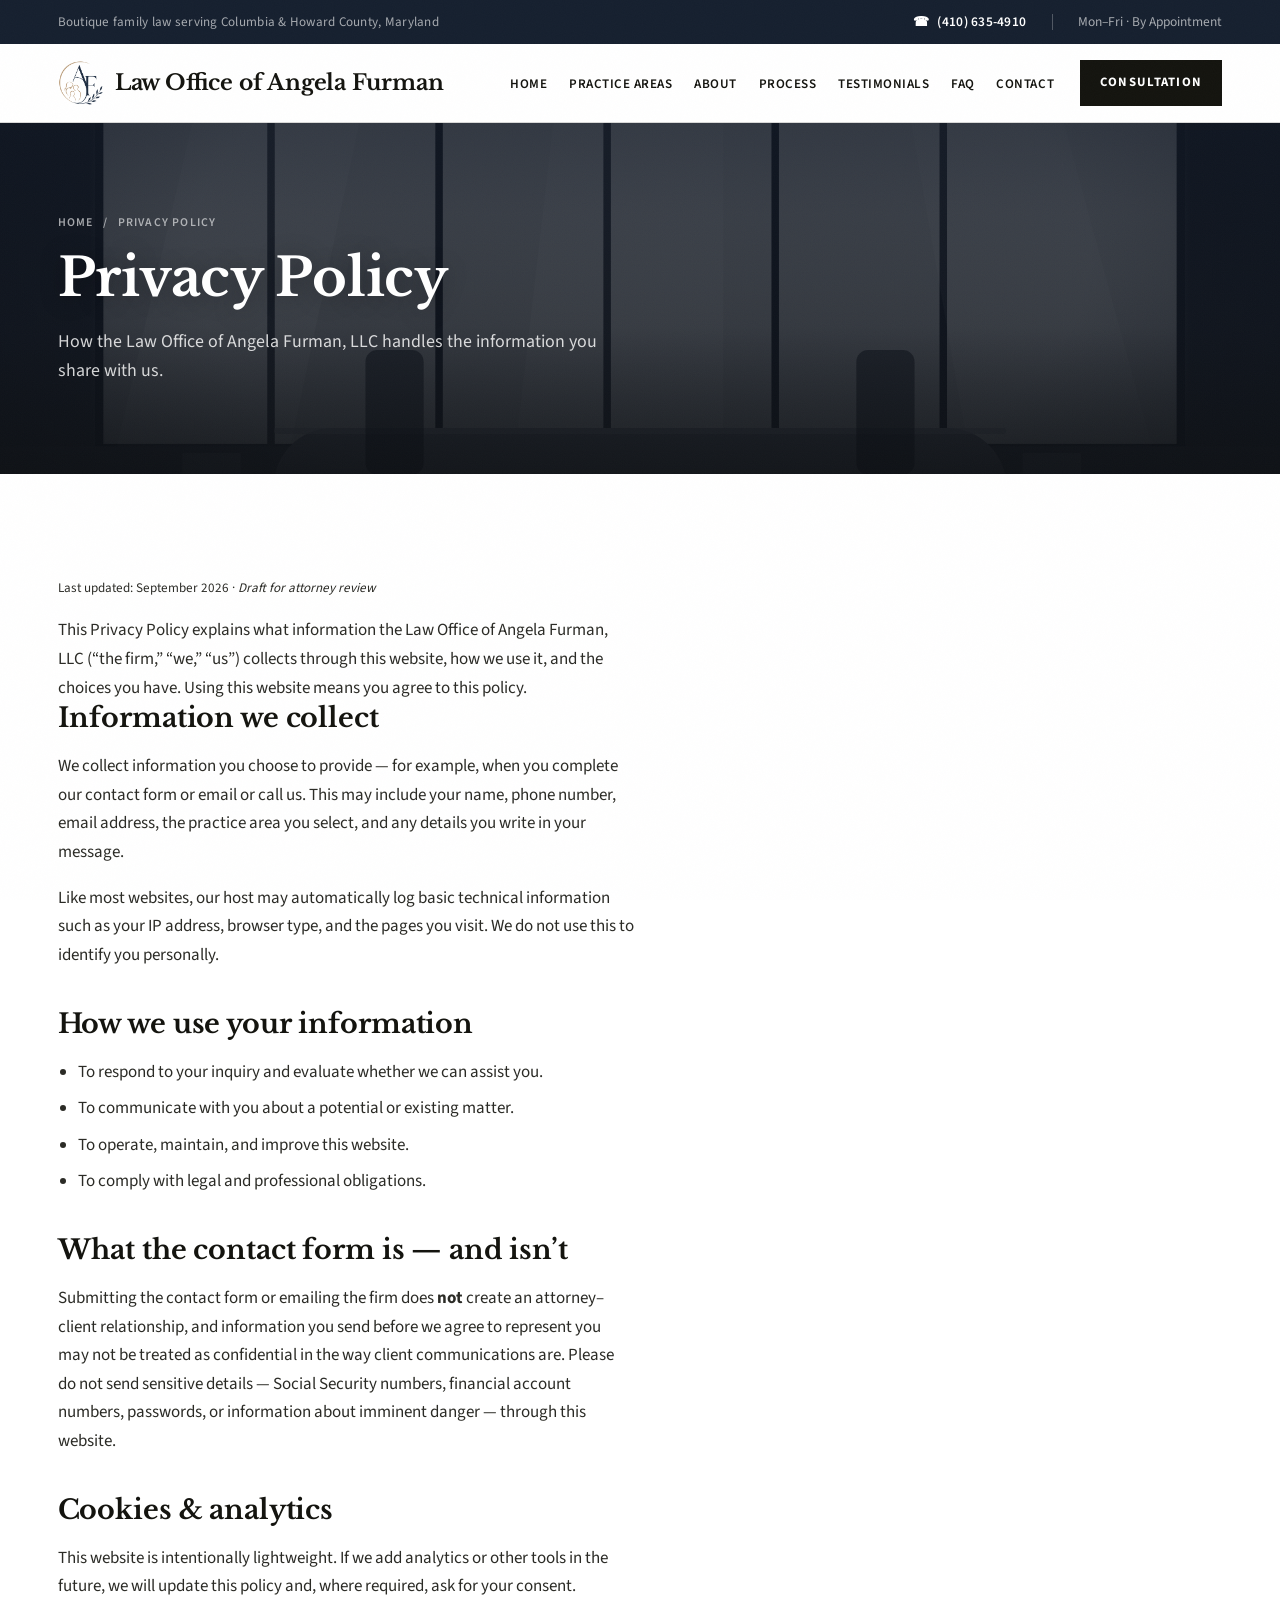
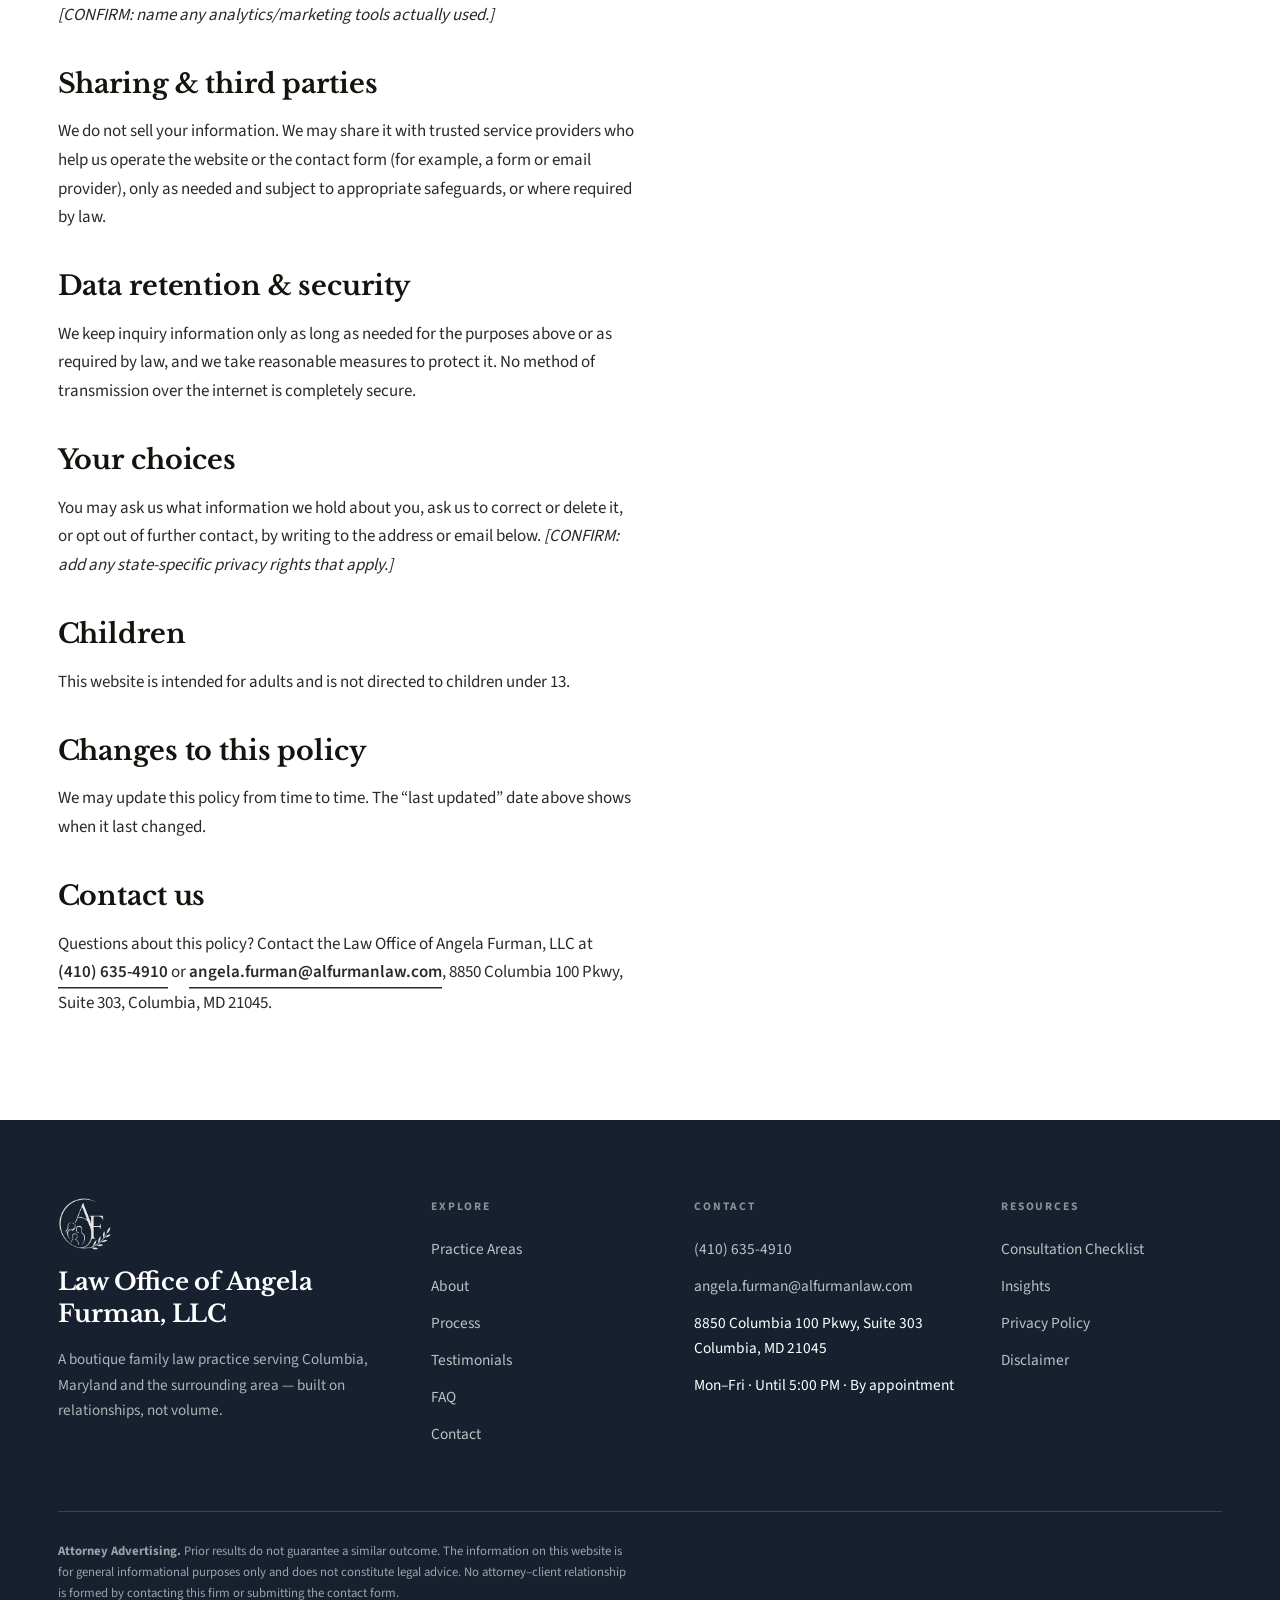
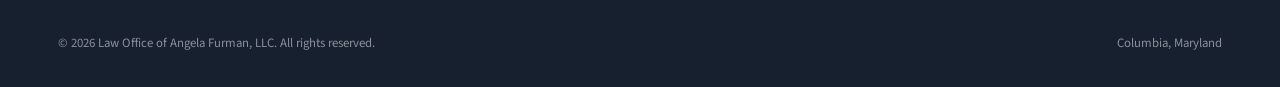
<file: privacy-policy.html>
<!DOCTYPE html>
<html lang="en" class="no-js">
<head>
  <meta charset="UTF-8" />
  <meta name="viewport" content="width=device-width, initial-scale=1.0" />
  <title>Privacy Policy | Law Office of Angela Furman, LLC</title>
  <meta name="description" content="How the Law Office of Angela Furman, LLC handles information shared through this website." />
  <meta name="theme-color" content="#ffffff" />
  <!-- CONFIRM production domain (BASE_URL) before relying on canonical / og:url -->
  <link rel="canonical" href="https://alfurmanlaw.com/privacy-policy.html" />
  <meta property="og:type" content="website" />
  <meta property="og:site_name" content="Law Office of Angela Furman, LLC" />
  <meta property="og:title" content="Privacy Policy | Law Office of Angela Furman, LLC" />
  <meta property="og:description" content="How the Law Office of Angela Furman, LLC handles information shared through this website." />
  <meta property="og:url" content="https://alfurmanlaw.com/privacy-policy.html" />
  <meta property="og:image" content="https://alfurmanlaw.com/assets/img/og.png" />
  <meta property="og:image:width" content="1200" />
  <meta property="og:image:height" content="630" />
  <meta name="twitter:card" content="summary_large_image" />
  <meta name="twitter:title" content="Privacy Policy | Law Office of Angela Furman, LLC" />
  <meta name="twitter:description" content="How the Law Office of Angela Furman, LLC handles information shared through this website." />
  <meta name="twitter:image" content="https://alfurmanlaw.com/assets/img/og.png" />
  <link rel="icon" href="favicon.ico" sizes="any" />
  <link rel="icon" type="image/png" sizes="32x32" href="assets/img/favicon-32.png" />
  <link rel="icon" type="image/png" sizes="16x16" href="assets/img/favicon-16.png" />
  <link rel="apple-touch-icon" href="assets/img/apple-touch-icon.png" />
  <link rel="manifest" href="site.webmanifest" />
  <link rel="preload" href="assets/fonts/source-sans-3-400-normal-latin.woff2" as="font" type="font/woff2" crossorigin />
  <link rel="preload" href="assets/fonts/libre-baskerville-700-normal-latin.woff2" as="font" type="font/woff2" crossorigin />
  <link rel="stylesheet" href="assets/fonts/fonts.css" />
  <link rel="stylesheet" href="assets/css/styles.css" />
  <script type="application/ld+json">{"@context":"https://schema.org","@type":"LegalService","name":"Law Office of Angela Furman, LLC","description":"Boutique family law practice in Columbia, Maryland — divorce, custody, support, and family matters.","url":"https://alfurmanlaw.com/","image":"https://alfurmanlaw.com/assets/img/og.png","telephone":"+1-410-635-4910","email":"angela.furman@alfurmanlaw.com","areaServed":["Columbia, MD","Howard County, MD","Montgomery County, MD","Anne Arundel County, MD","Baltimore, MD","Washington, DC","Northern Virginia"],"address":{"@type":"PostalAddress","streetAddress":"8850 Columbia 100 Pkwy, Suite 303","addressLocality":"Columbia","addressRegion":"MD","postalCode":"21045","addressCountry":"US"}}</script>
  <script type="application/ld+json">{"@context": "https://schema.org", "@type": "BreadcrumbList", "itemListElement": [{"@type": "ListItem", "position": 1, "name": "Home", "item": "https://alfurmanlaw.com/"}, {"@type": "ListItem", "position": 2, "name": "Privacy Policy", "item": "https://alfurmanlaw.com/privacy-policy.html"}]}</script>
</head>
<body>
  <a class="skip-link" href="#main">Skip to content</a>
  <!-- ===== TOP UTILITY BAR ===== -->
  <div class="topbar">
    <div class="container">
      <span class="tb-left">Boutique family law serving Columbia &amp; Howard County, Maryland</span>
      <div class="tb-right">
        <a href="tel:+14106354910" aria-label="Call the firm at (410) 635-4910"><span aria-hidden="true">&#9742;</span> (410) 635-4910</a>
        <span class="tb-sep" aria-hidden="true"></span>
        <span class="tb-hours">Mon&ndash;Fri &middot; By Appointment</span>
      </div>
    </div>
  </div>

  <!-- ===== MAIN HEADER ===== -->
  <header class="site-header">
    <div class="container">
      <a class="brand" href="index.html" aria-label="Law Office of Angela Furman, LLC — home">
        <img class="brand__logo" src="assets/img/logo-mark.png" alt="" width="54" height="54" />
        <span class="brand__text">
          <span class="brand__name">Law Office of Angela Furman</span>
        </span>
      </a>
      <nav class="nav" aria-label="Primary">
        <ul class="nav__links">
          <li><a class="nav__link" href="index.html">Home</a></li>
          <li><a class="nav__link" href="practice-areas.html">Practice Areas</a></li>
          <li><a class="nav__link" href="about.html">About</a></li>
          <li><a class="nav__link" href="process.html">Process</a></li>
          <li><a class="nav__link" href="testimonials.html">Testimonials</a></li>
          <li><a class="nav__link" href="faq.html">FAQ</a></li>
          <li><a class="nav__link" href="contact.html">Contact</a></li>
        </ul>
        <a class="btn btn--solid nav__cta" href="contact.html"><span class="btn__label">Consultation</span></a>
      </nav>
      <button class="burger" aria-label="Open menu" aria-expanded="false" aria-controls="drawer"><span></span><span></span><span></span></button>
    </div>
  </header>

  <!-- ===== MOBILE DRAWER ===== -->
  <div class="drawer" id="drawer" aria-hidden="true" aria-label="Mobile menu">
    <button class="drawer__close" aria-label="Close menu"></button>
    <ul class="drawer__links">
      <li><a href="index.html"><span class="idx">01</span> Home</a></li>
      <li><a href="practice-areas.html"><span class="idx">02</span> Practice Areas</a></li>
      <li><a href="about.html"><span class="idx">03</span> About</a></li>
      <li><a href="process.html"><span class="idx">04</span> Process</a></li>
      <li><a href="testimonials.html"><span class="idx">05</span> Testimonials</a></li>
      <li><a href="faq.html"><span class="idx">06</span> FAQ</a></li>
      <li><a href="contact.html"><span class="idx">07</span> Contact</a></li>
    </ul>
    <a class="btn btn--solid drawer__cta" href="contact.html"><span class="btn__label">Schedule a Consultation</span><span class="btn__arrow">&rarr;</span></a>
    <div class="drawer__foot">
      <a href="tel:+14106354910">(410) 635-4910</a>
      <a href="mailto:angela.furman@alfurmanlaw.com">angela.furman@alfurmanlaw.com</a>
    </div>
  </div>

  <main id="main">

    <!-- ===== PAGE HERO ===== -->
    <section class="page-hero" aria-label="Page introduction">
      <div class="page-hero__bg" aria-hidden="true"></div>
      <div class="page-hero__scrim" aria-hidden="true"></div>
      <div class="container">
        <nav class="page-hero__crumbs" aria-label="Breadcrumb"><a href="index.html">Home</a> <span aria-hidden="true">/</span> Privacy Policy</nav>
        <h1 class="page-hero__title">Privacy Policy</h1>
        <p class="lead measure">How the Law Office of Angela Furman, LLC handles the information you share with us.</p>
      </div>
    </section>
    <section class="section bg-paper">
      <div class="container">
        <!-- CONFIRM: this is a review-ready template. Have counsel confirm it matches the firm's
             actual data practices, analytics/form provider, and applicable law before publishing. -->
        <article class="prose" data-reveal>
          <p class="prose__meta">Last updated: September 2026 &middot; <em>Draft for attorney review</em></p>
          <p>This Privacy Policy explains what information the Law Office of Angela Furman, LLC (&ldquo;the firm,&rdquo; &ldquo;we,&rdquo; &ldquo;us&rdquo;) collects through this website, how we use it, and the choices you have. Using this website means you agree to this policy.</p>

          <h2>Information we collect</h2>
          <p>We collect information you choose to provide &mdash; for example, when you complete our contact form or email or call us. This may include your name, phone number, email address, the practice area you select, and any details you write in your message.</p>
          <p>Like most websites, our host may automatically log basic technical information such as your IP address, browser type, and the pages you visit. We do not use this to identify you personally.</p>

          <h2>How we use your information</h2>
          <ul>
            <li>To respond to your inquiry and evaluate whether we can assist you.</li>
            <li>To communicate with you about a potential or existing matter.</li>
            <li>To operate, maintain, and improve this website.</li>
            <li>To comply with legal and professional obligations.</li>
          </ul>

          <h2>What the contact form is &mdash; and isn&rsquo;t</h2>
          <p>Submitting the contact form or emailing the firm does <strong>not</strong> create an attorney&ndash;client relationship, and information you send before we agree to represent you may not be treated as confidential in the way client communications are. Please do not send sensitive details &mdash; Social Security numbers, financial account numbers, passwords, or information about imminent danger &mdash; through this website.</p>

          <h2>Cookies &amp; analytics</h2>
          <p>This website is intentionally lightweight. If we add analytics or other tools in the future, we will update this policy and, where required, ask for your consent. <em>[CONFIRM: name any analytics/marketing tools actually used.]</em></p>

          <h2>Sharing &amp; third parties</h2>
          <p>We do not sell your information. We may share it with trusted service providers who help us operate the website or the contact form (for example, a form or email provider), only as needed and subject to appropriate safeguards, or where required by law.</p>

          <h2>Data retention &amp; security</h2>
          <p>We keep inquiry information only as long as needed for the purposes above or as required by law, and we take reasonable measures to protect it. No method of transmission over the internet is completely secure.</p>

          <h2>Your choices</h2>
          <p>You may ask us what information we hold about you, ask us to correct or delete it, or opt out of further contact, by writing to the address or email below. <em>[CONFIRM: add any state-specific privacy rights that apply.]</em></p>

          <h2>Children</h2>
          <p>This website is intended for adults and is not directed to children under 13.</p>

          <h2>Changes to this policy</h2>
          <p>We may update this policy from time to time. The &ldquo;last updated&rdquo; date above shows when it last changed.</p>

          <h2>Contact us</h2>
          <p>Questions about this policy? Contact the Law Office of Angela Furman, LLC at
             <a class="link" href="tel:+14106354910">(410) 635-4910</a> or
             <a class="link" href="mailto:angela.furman@alfurmanlaw.com">angela.furman@alfurmanlaw.com</a>,
             8850 Columbia 100 Pkwy, Suite 303, Columbia, MD 21045.</p>
        </article>
      </div>
    </section>
  </main>

  <!-- ===== FOOTER ===== -->
  <footer class="site-footer" aria-label="Footer">
    <div class="container">
      <div class="footer-grid">
        <div class="footer-brand">
          <img class="footer-logo" src="assets/img/logo-mark-light.png" alt="" width="54" height="54" />
          <span class="brand__name display">Law Office of Angela Furman, LLC</span>
          <p>A boutique family law practice serving Columbia, Maryland and the surrounding area &mdash; built on relationships, not volume.</p>
        </div>
        <div>
          <h4>Explore</h4>
          <ul>
            <li><a href="practice-areas.html">Practice Areas</a></li>
            <li><a href="about.html">About</a></li>
            <li><a href="process.html">Process</a></li>
            <li><a href="testimonials.html">Testimonials</a></li>
            <li><a href="faq.html">FAQ</a></li>
            <li><a href="contact.html">Contact</a></li>
          </ul>
        </div>
        <div>
          <h4>Contact</h4>
          <ul>
            <li><a href="tel:+14106354910">(410) 635-4910</a></li>
            <li><a href="mailto:angela.furman@alfurmanlaw.com">angela.furman@alfurmanlaw.com</a></li>
            <li>8850 Columbia 100 Pkwy, Suite 303<br>Columbia, MD 21045</li>
            <li>Mon&ndash;Fri &middot; Until 5:00 PM &middot; By appointment</li>
          </ul>
        </div>
        <div>
          <h4>Resources</h4>
          <ul>
            <li><a href="consultation-checklist.html">Consultation Checklist</a></li>
            <li><a href="insights.html">Insights</a></li>
            <li><a href="privacy-policy.html">Privacy Policy</a></li>
            <li><a href="disclaimer.html">Disclaimer</a></li>
          </ul>
        </div>
      </div>
      <div class="footer-legal">
        <p class="disclaimer"><strong>Attorney Advertising.</strong> Prior results do not guarantee a similar outcome. The information on this website is for general informational purposes only and does not constitute legal advice. No attorney&ndash;client relationship is formed by contacting this firm or submitting the contact form.</p>
      </div>
      <div class="footer-bottom">
        <span>&copy; <span id="year">2026</span> Law Office of Angela Furman, LLC. All rights reserved.</span>
        <span>Columbia, Maryland</span>
      </div>
    </div>
  </footer>

  <div class="callbar" data-callbar aria-hidden="true">
    <span class="cb-label">Speak with the firm<strong>(410) 635-4910</strong></span>
    <a class="cb-btn" href="tel:+14106354910">Call Now</a>
  </div>
  <button class="to-top" aria-label="Back to top"><span aria-hidden="true">&uarr;</span></button>

  <script src="assets/js/main.js"></script>
</body>
</html>
</file>
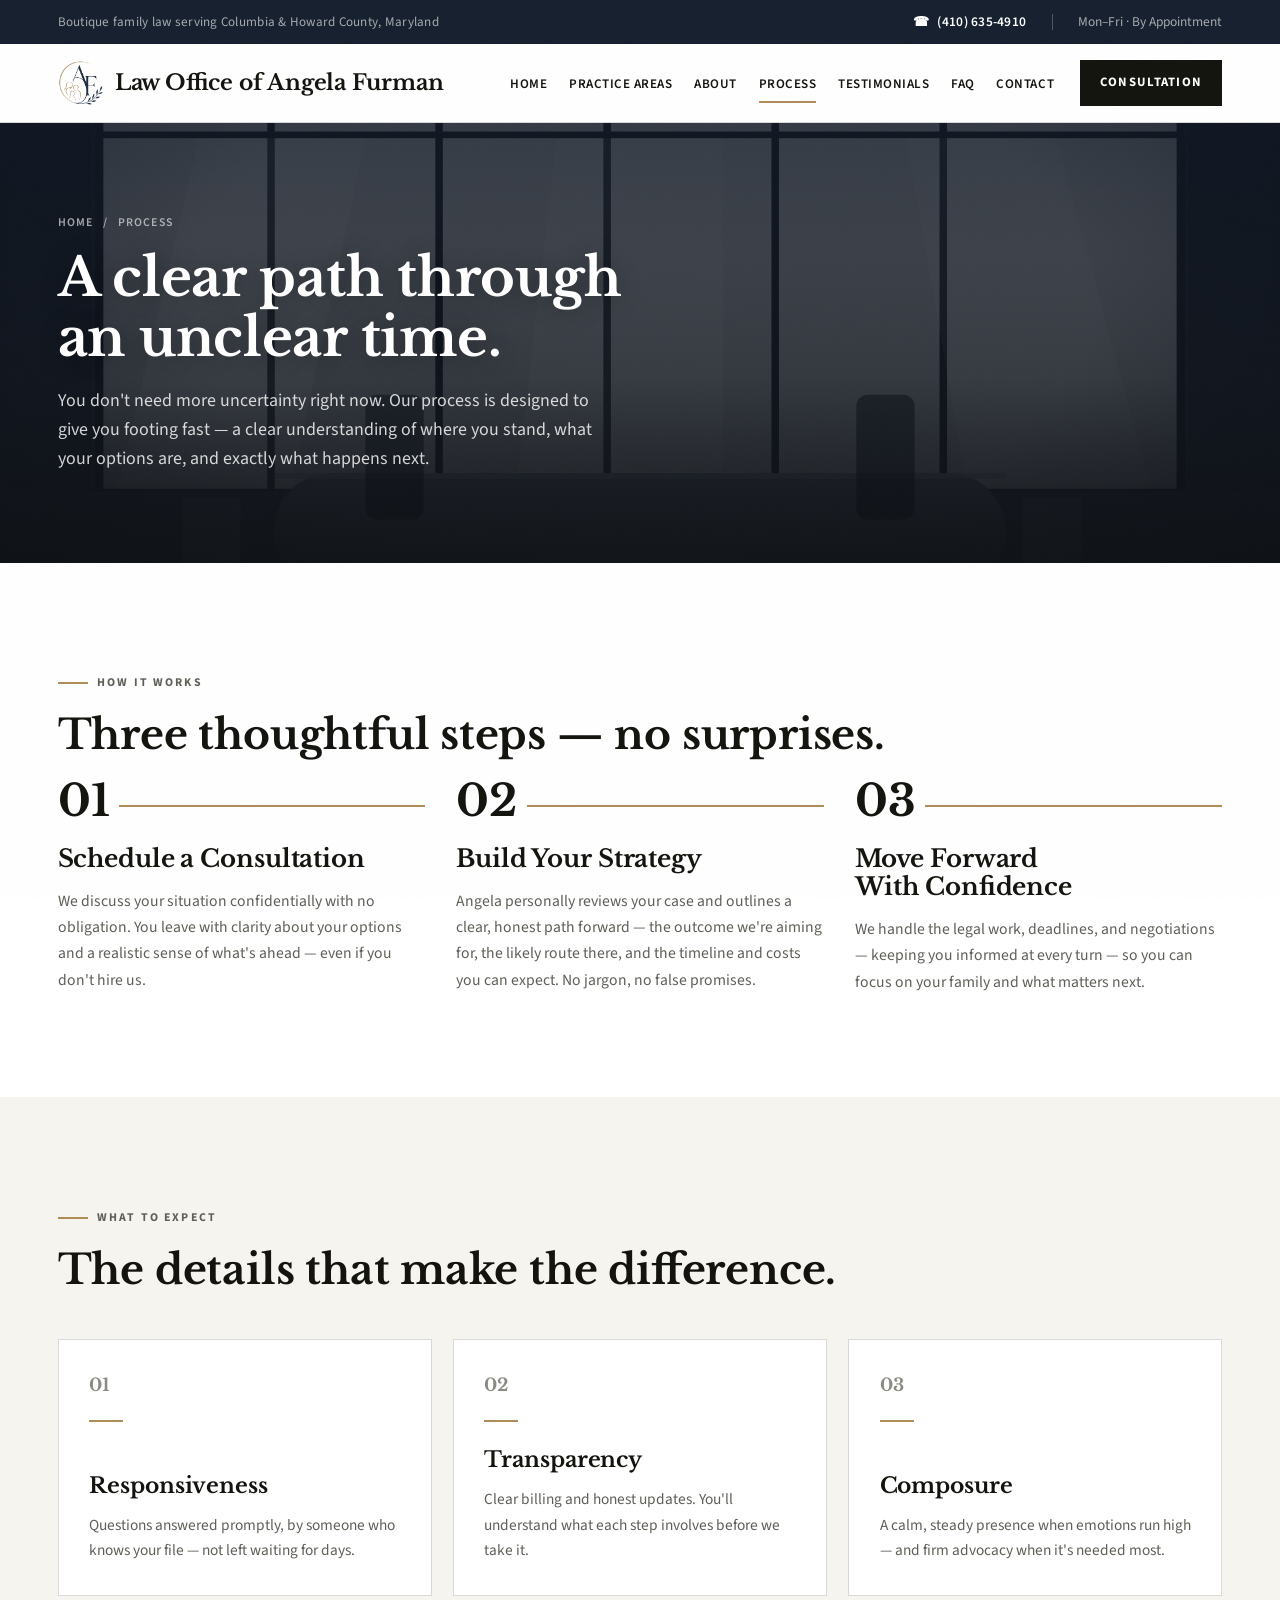
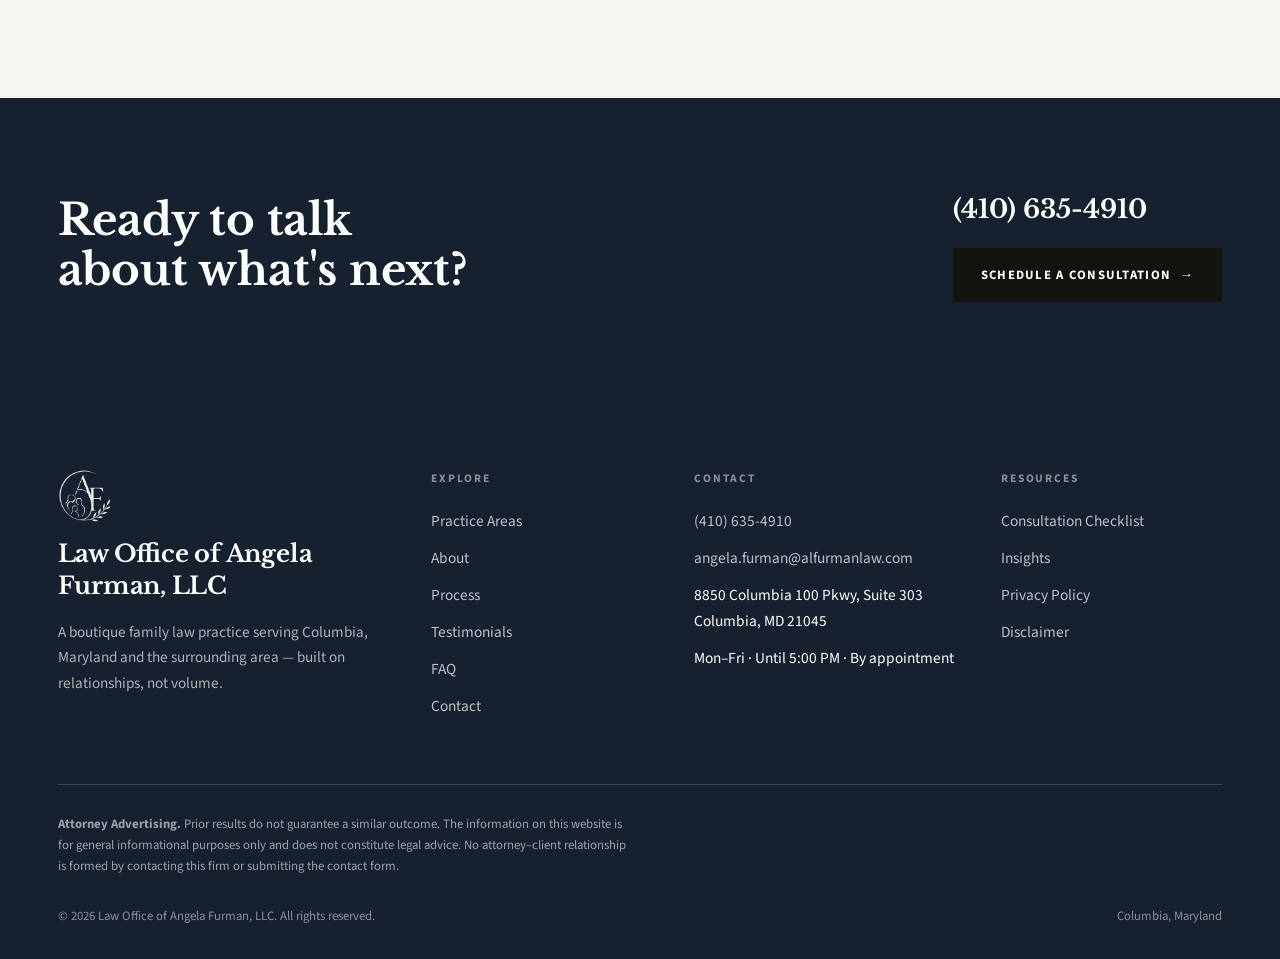
<file: process.html>
<!DOCTYPE html>
<html lang="en" class="no-js">
<head>
  <meta charset="UTF-8" />
  <meta name="viewport" content="width=device-width, initial-scale=1.0" />
  <title>Our Process | Law Office of Angela Furman, LLC</title>
  <meta name="description" content="A clear, three-step family law process — consultation, strategy, and resolution — with direct attorney access throughout." />
  <meta name="theme-color" content="#ffffff" />
  <!-- CONFIRM production domain (BASE_URL) before relying on canonical / og:url -->
  <link rel="canonical" href="https://alfurmanlaw.com/process.html" />
  <meta property="og:type" content="website" />
  <meta property="og:site_name" content="Law Office of Angela Furman, LLC" />
  <meta property="og:title" content="Our Process | Law Office of Angela Furman, LLC" />
  <meta property="og:description" content="A clear, three-step family law process — consultation, strategy, and resolution — with direct attorney access throughout." />
  <meta property="og:url" content="https://alfurmanlaw.com/process.html" />
  <meta property="og:image" content="https://alfurmanlaw.com/assets/img/og.png" />
  <meta property="og:image:width" content="1200" />
  <meta property="og:image:height" content="630" />
  <meta name="twitter:card" content="summary_large_image" />
  <meta name="twitter:title" content="Our Process | Law Office of Angela Furman, LLC" />
  <meta name="twitter:description" content="A clear, three-step family law process — consultation, strategy, and resolution — with direct attorney access throughout." />
  <meta name="twitter:image" content="https://alfurmanlaw.com/assets/img/og.png" />
  <link rel="icon" href="favicon.ico" sizes="any" />
  <link rel="icon" type="image/png" sizes="32x32" href="assets/img/favicon-32.png" />
  <link rel="icon" type="image/png" sizes="16x16" href="assets/img/favicon-16.png" />
  <link rel="apple-touch-icon" href="assets/img/apple-touch-icon.png" />
  <link rel="manifest" href="site.webmanifest" />
  <link rel="preload" href="assets/fonts/source-sans-3-400-normal-latin.woff2" as="font" type="font/woff2" crossorigin />
  <link rel="preload" href="assets/fonts/libre-baskerville-700-normal-latin.woff2" as="font" type="font/woff2" crossorigin />
  <link rel="stylesheet" href="assets/fonts/fonts.css" />
  <link rel="stylesheet" href="assets/css/styles.css" />
  <script type="application/ld+json">{"@context":"https://schema.org","@type":"LegalService","name":"Law Office of Angela Furman, LLC","description":"Boutique family law practice in Columbia, Maryland — divorce, custody, support, and family matters.","url":"https://alfurmanlaw.com/","image":"https://alfurmanlaw.com/assets/img/og.png","telephone":"+1-410-635-4910","email":"angela.furman@alfurmanlaw.com","areaServed":["Columbia, MD","Howard County, MD","Montgomery County, MD","Anne Arundel County, MD","Baltimore, MD","Washington, DC","Northern Virginia"],"address":{"@type":"PostalAddress","streetAddress":"8850 Columbia 100 Pkwy, Suite 303","addressLocality":"Columbia","addressRegion":"MD","postalCode":"21045","addressCountry":"US"}}</script>
  <script type="application/ld+json">{"@context": "https://schema.org", "@type": "BreadcrumbList", "itemListElement": [{"@type": "ListItem", "position": 1, "name": "Home", "item": "https://alfurmanlaw.com/"}, {"@type": "ListItem", "position": 2, "name": "Process", "item": "https://alfurmanlaw.com/process.html"}]}</script>
</head>
<body>
  <a class="skip-link" href="#main">Skip to content</a>
  <!-- ===== TOP UTILITY BAR ===== -->
  <div class="topbar">
    <div class="container">
      <span class="tb-left">Boutique family law serving Columbia &amp; Howard County, Maryland</span>
      <div class="tb-right">
        <a href="tel:+14106354910" aria-label="Call the firm at (410) 635-4910"><span aria-hidden="true">&#9742;</span> (410) 635-4910</a>
        <span class="tb-sep" aria-hidden="true"></span>
        <span class="tb-hours">Mon&ndash;Fri &middot; By Appointment</span>
      </div>
    </div>
  </div>

  <!-- ===== MAIN HEADER ===== -->
  <header class="site-header">
    <div class="container">
      <a class="brand" href="index.html" aria-label="Law Office of Angela Furman, LLC — home">
        <img class="brand__logo" src="assets/img/logo-mark.png" alt="" width="54" height="54" />
        <span class="brand__text">
          <span class="brand__name">Law Office of Angela Furman</span>
        </span>
      </a>
      <nav class="nav" aria-label="Primary">
        <ul class="nav__links">
          <li><a class="nav__link" href="index.html">Home</a></li>
          <li><a class="nav__link" href="practice-areas.html">Practice Areas</a></li>
          <li><a class="nav__link" href="about.html">About</a></li>
          <li><a class="nav__link" href="process.html" aria-current="true">Process</a></li>
          <li><a class="nav__link" href="testimonials.html">Testimonials</a></li>
          <li><a class="nav__link" href="faq.html">FAQ</a></li>
          <li><a class="nav__link" href="contact.html">Contact</a></li>
        </ul>
        <a class="btn btn--solid nav__cta" href="contact.html"><span class="btn__label">Consultation</span></a>
      </nav>
      <button class="burger" aria-label="Open menu" aria-expanded="false" aria-controls="drawer"><span></span><span></span><span></span></button>
    </div>
  </header>

  <!-- ===== MOBILE DRAWER ===== -->
  <div class="drawer" id="drawer" aria-hidden="true" aria-label="Mobile menu">
    <button class="drawer__close" aria-label="Close menu"></button>
    <ul class="drawer__links">
      <li><a href="index.html"><span class="idx">01</span> Home</a></li>
      <li><a href="practice-areas.html"><span class="idx">02</span> Practice Areas</a></li>
      <li><a href="about.html"><span class="idx">03</span> About</a></li>
      <li><a href="process.html"><span class="idx">04</span> Process</a></li>
      <li><a href="testimonials.html"><span class="idx">05</span> Testimonials</a></li>
      <li><a href="faq.html"><span class="idx">06</span> FAQ</a></li>
      <li><a href="contact.html"><span class="idx">07</span> Contact</a></li>
    </ul>
    <a class="btn btn--solid drawer__cta" href="contact.html"><span class="btn__label">Schedule a Consultation</span><span class="btn__arrow">&rarr;</span></a>
    <div class="drawer__foot">
      <a href="tel:+14106354910">(410) 635-4910</a>
      <a href="mailto:angela.furman@alfurmanlaw.com">angela.furman@alfurmanlaw.com</a>
    </div>
  </div>

  <main id="main">

    <!-- ===== PAGE HERO ===== -->
    <section class="page-hero" aria-label="Page introduction">
      <div class="page-hero__bg" aria-hidden="true"></div>
      <div class="page-hero__scrim" aria-hidden="true"></div>
      <div class="container">
        <nav class="page-hero__crumbs" aria-label="Breadcrumb"><a href="index.html">Home</a> <span aria-hidden="true">/</span> Process</nav>
        <h1 class="page-hero__title">A clear path through an unclear time.</h1>
        <p class="lead measure">You don't need more uncertainty right now. Our process is designed to give you footing fast — a clear understanding of where you stand, what your options are, and exactly what happens next.</p>
      </div>
    </section>

    <section class="section bg-paper" aria-labelledby="steps-h">
      <div class="container">
        <div class="sec-head" data-reveal>
          <p class="overline"><span class="tick"></span> How It Works</p>
          <h2 class="h-xl display" id="steps-h" style="margin-top:1.1rem;">Three thoughtful steps — no surprises.</h2>
        </div>
        <div class="steps" data-stagger>
          <div class="step"><div class="step__num">01</div><h3 class="step__title">Schedule a Consultation</h3><p class="step__text">We discuss your situation confidentially with no obligation. You leave with clarity about your options and a realistic sense of what's ahead — even if you don't hire us.</p></div>
          <div class="step"><div class="step__num">02</div><h3 class="step__title">Build Your Strategy</h3><p class="step__text">Angela personally reviews your case and outlines a clear, honest path forward — the outcome we're aiming for, the likely route there, and the timeline and costs you can expect. No jargon, no false promises.</p></div>
          <div class="step"><div class="step__num">03</div><h3 class="step__title">Move Forward With Confidence</h3><p class="step__text">We handle the legal work, deadlines, and negotiations — keeping you informed at every turn — so you can focus on your family and what matters next.</p></div>
        </div>
      </div>
    </section>

    <section class="section bg-soft" aria-labelledby="expect-h">
      <div class="container">
        <div class="sec-head" data-reveal>
          <p class="overline"><span class="tick"></span> What to Expect</p>
          <h2 class="h-xl display" id="expect-h" style="margin-top:1.1rem;">The details that make the difference.</h2>
        </div>
        <div class="parea-grid" data-stagger style="grid-template-columns:repeat(3,1fr);">
          <div class="parea"><span class="parea__num">01</span><span class="parea__rule" aria-hidden="true"></span><h3 class="parea__title">Responsiveness</h3><p class="parea__desc">Questions answered promptly, by someone who knows your file — not left waiting for days.</p></div>
          <div class="parea"><span class="parea__num">02</span><span class="parea__rule" aria-hidden="true"></span><h3 class="parea__title">Transparency</h3><p class="parea__desc">Clear billing and honest updates. You'll understand what each step involves before we take it.</p></div>
          <div class="parea"><span class="parea__num">03</span><span class="parea__rule" aria-hidden="true"></span><h3 class="parea__title">Composure</h3><p class="parea__desc">A calm, steady presence when emotions run high — and firm advocacy when it's needed most.</p></div>
        </div>
      </div>
    </section>

    <!-- ===== CTA BAND ===== -->
    <section class="cta-band" aria-label="Contact call to action">
      <div class="container">
        <h2 class="cta-band__title" data-reveal>Ready to talk about what's next?</h2>
        <div class="cta-band__side" data-reveal data-delay="1">
          <span class="phone"><a href="tel:+14106354910">(410) 635-4910</a></span>
          <a class="btn btn--solid" href="contact.html"><span class="btn__label">Schedule a Consultation</span><span class="btn__arrow">&rarr;</span></a>
        </div>
      </div>
    </section>
  </main>

  <!-- ===== FOOTER ===== -->
  <footer class="site-footer" aria-label="Footer">
    <div class="container">
      <div class="footer-grid">
        <div class="footer-brand">
          <img class="footer-logo" src="assets/img/logo-mark-light.png" alt="" width="54" height="54" />
          <span class="brand__name display">Law Office of Angela Furman, LLC</span>
          <p>A boutique family law practice serving Columbia, Maryland and the surrounding area &mdash; built on relationships, not volume.</p>
        </div>
        <div>
          <h4>Explore</h4>
          <ul>
            <li><a href="practice-areas.html">Practice Areas</a></li>
            <li><a href="about.html">About</a></li>
            <li><a href="process.html">Process</a></li>
            <li><a href="testimonials.html">Testimonials</a></li>
            <li><a href="faq.html">FAQ</a></li>
            <li><a href="contact.html">Contact</a></li>
          </ul>
        </div>
        <div>
          <h4>Contact</h4>
          <ul>
            <li><a href="tel:+14106354910">(410) 635-4910</a></li>
            <li><a href="mailto:angela.furman@alfurmanlaw.com">angela.furman@alfurmanlaw.com</a></li>
            <li>8850 Columbia 100 Pkwy, Suite 303<br>Columbia, MD 21045</li>
            <li>Mon&ndash;Fri &middot; Until 5:00 PM &middot; By appointment</li>
          </ul>
        </div>
        <div>
          <h4>Resources</h4>
          <ul>
            <li><a href="consultation-checklist.html">Consultation Checklist</a></li>
            <li><a href="insights.html">Insights</a></li>
            <li><a href="privacy-policy.html">Privacy Policy</a></li>
            <li><a href="disclaimer.html">Disclaimer</a></li>
          </ul>
        </div>
      </div>
      <div class="footer-legal">
        <p class="disclaimer"><strong>Attorney Advertising.</strong> Prior results do not guarantee a similar outcome. The information on this website is for general informational purposes only and does not constitute legal advice. No attorney&ndash;client relationship is formed by contacting this firm or submitting the contact form.</p>
      </div>
      <div class="footer-bottom">
        <span>&copy; <span id="year">2026</span> Law Office of Angela Furman, LLC. All rights reserved.</span>
        <span>Columbia, Maryland</span>
      </div>
    </div>
  </footer>

  <div class="callbar" data-callbar aria-hidden="true">
    <span class="cb-label">Speak with the firm<strong>(410) 635-4910</strong></span>
    <a class="cb-btn" href="tel:+14106354910">Call Now</a>
  </div>
  <button class="to-top" aria-label="Back to top"><span aria-hidden="true">&uarr;</span></button>

  <script src="assets/js/main.js"></script>
</body>
</html>
</file>
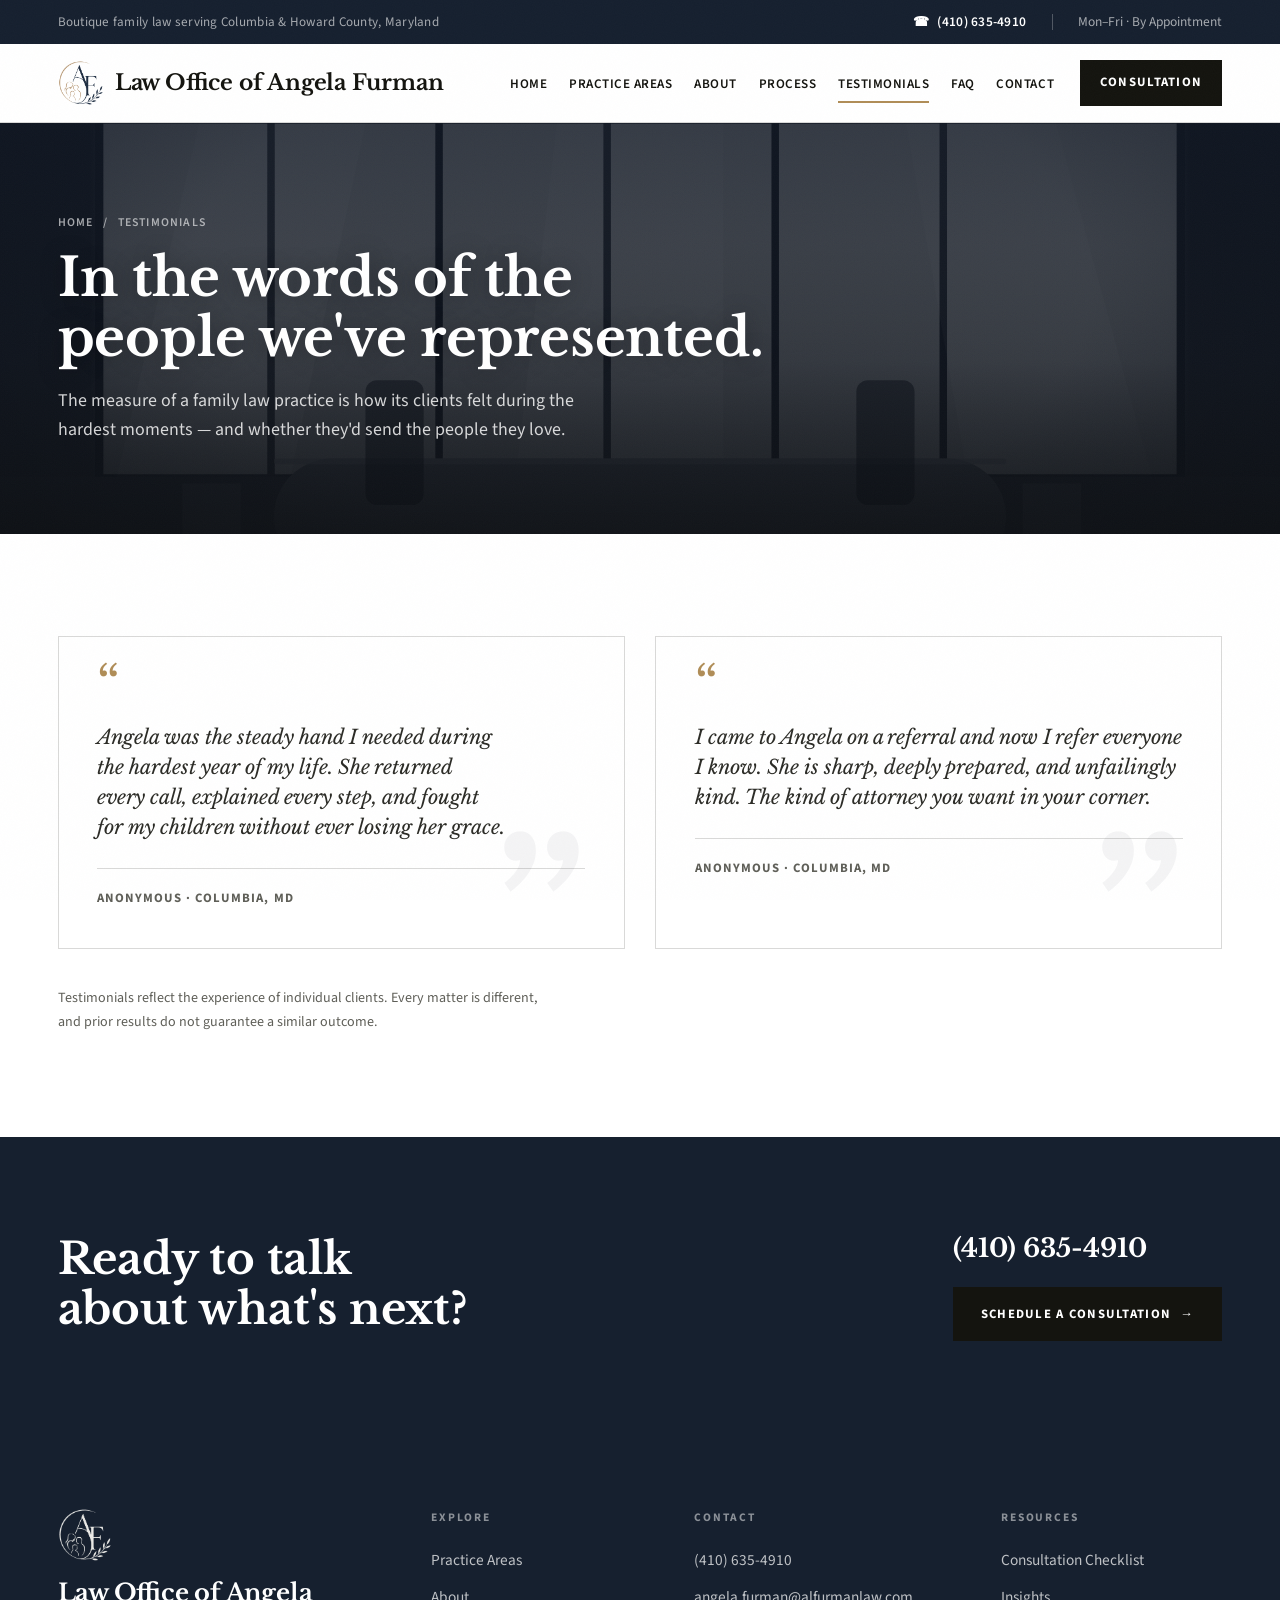
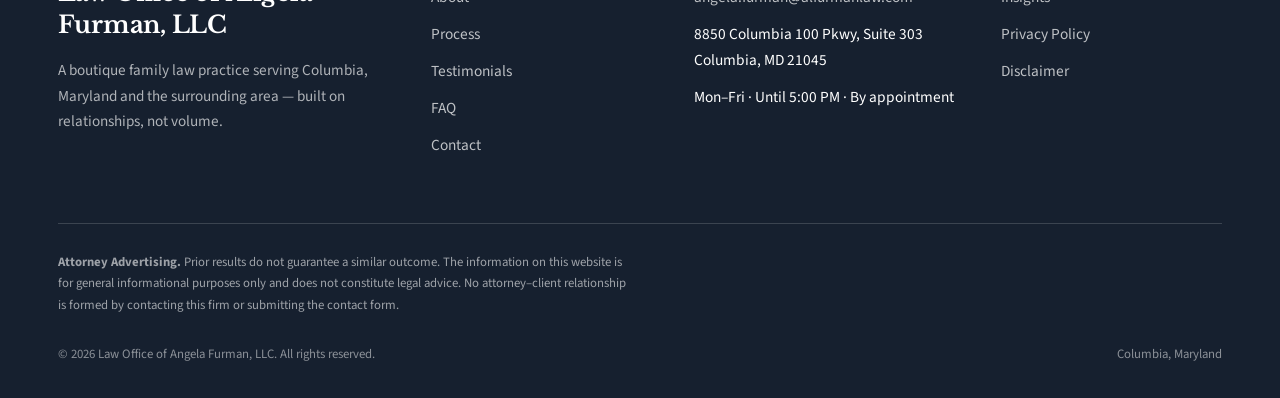
<file: testimonials.html>
<!DOCTYPE html>
<html lang="en" class="no-js">
<head>
  <meta charset="UTF-8" />
  <meta name="viewport" content="width=device-width, initial-scale=1.0" />
  <title>Testimonials | Law Office of Angela Furman, LLC</title>
  <meta name="description" content="What clients say about working with Angela Furman — a steady, prepared, and personal family law advocate in Columbia, MD." />
  <meta name="theme-color" content="#ffffff" />
  <!-- CONFIRM production domain (BASE_URL) before relying on canonical / og:url -->
  <link rel="canonical" href="https://alfurmanlaw.com/testimonials.html" />
  <meta property="og:type" content="website" />
  <meta property="og:site_name" content="Law Office of Angela Furman, LLC" />
  <meta property="og:title" content="Testimonials | Law Office of Angela Furman, LLC" />
  <meta property="og:description" content="What clients say about working with Angela Furman — a steady, prepared, and personal family law advocate in Columbia, MD." />
  <meta property="og:url" content="https://alfurmanlaw.com/testimonials.html" />
  <meta property="og:image" content="https://alfurmanlaw.com/assets/img/og.png" />
  <meta property="og:image:width" content="1200" />
  <meta property="og:image:height" content="630" />
  <meta name="twitter:card" content="summary_large_image" />
  <meta name="twitter:title" content="Testimonials | Law Office of Angela Furman, LLC" />
  <meta name="twitter:description" content="What clients say about working with Angela Furman — a steady, prepared, and personal family law advocate in Columbia, MD." />
  <meta name="twitter:image" content="https://alfurmanlaw.com/assets/img/og.png" />
  <link rel="icon" href="favicon.ico" sizes="any" />
  <link rel="icon" type="image/png" sizes="32x32" href="assets/img/favicon-32.png" />
  <link rel="icon" type="image/png" sizes="16x16" href="assets/img/favicon-16.png" />
  <link rel="apple-touch-icon" href="assets/img/apple-touch-icon.png" />
  <link rel="manifest" href="site.webmanifest" />
  <link rel="preload" href="assets/fonts/source-sans-3-400-normal-latin.woff2" as="font" type="font/woff2" crossorigin />
  <link rel="preload" href="assets/fonts/libre-baskerville-700-normal-latin.woff2" as="font" type="font/woff2" crossorigin />
  <link rel="stylesheet" href="assets/fonts/fonts.css" />
  <link rel="stylesheet" href="assets/css/styles.css" />
  <script type="application/ld+json">{"@context":"https://schema.org","@type":"LegalService","name":"Law Office of Angela Furman, LLC","description":"Boutique family law practice in Columbia, Maryland — divorce, custody, support, and family matters.","url":"https://alfurmanlaw.com/","image":"https://alfurmanlaw.com/assets/img/og.png","telephone":"+1-410-635-4910","email":"angela.furman@alfurmanlaw.com","areaServed":["Columbia, MD","Howard County, MD","Montgomery County, MD","Anne Arundel County, MD","Baltimore, MD","Washington, DC","Northern Virginia"],"address":{"@type":"PostalAddress","streetAddress":"8850 Columbia 100 Pkwy, Suite 303","addressLocality":"Columbia","addressRegion":"MD","postalCode":"21045","addressCountry":"US"}}</script>
  <script type="application/ld+json">{"@context": "https://schema.org", "@type": "BreadcrumbList", "itemListElement": [{"@type": "ListItem", "position": 1, "name": "Home", "item": "https://alfurmanlaw.com/"}, {"@type": "ListItem", "position": 2, "name": "Testimonials", "item": "https://alfurmanlaw.com/testimonials.html"}]}</script>
</head>
<body>
  <a class="skip-link" href="#main">Skip to content</a>
  <!-- ===== TOP UTILITY BAR ===== -->
  <div class="topbar">
    <div class="container">
      <span class="tb-left">Boutique family law serving Columbia &amp; Howard County, Maryland</span>
      <div class="tb-right">
        <a href="tel:+14106354910" aria-label="Call the firm at (410) 635-4910"><span aria-hidden="true">&#9742;</span> (410) 635-4910</a>
        <span class="tb-sep" aria-hidden="true"></span>
        <span class="tb-hours">Mon&ndash;Fri &middot; By Appointment</span>
      </div>
    </div>
  </div>

  <!-- ===== MAIN HEADER ===== -->
  <header class="site-header">
    <div class="container">
      <a class="brand" href="index.html" aria-label="Law Office of Angela Furman, LLC — home">
        <img class="brand__logo" src="assets/img/logo-mark.png" alt="" width="54" height="54" />
        <span class="brand__text">
          <span class="brand__name">Law Office of Angela Furman</span>
        </span>
      </a>
      <nav class="nav" aria-label="Primary">
        <ul class="nav__links">
          <li><a class="nav__link" href="index.html">Home</a></li>
          <li><a class="nav__link" href="practice-areas.html">Practice Areas</a></li>
          <li><a class="nav__link" href="about.html">About</a></li>
          <li><a class="nav__link" href="process.html">Process</a></li>
          <li><a class="nav__link" href="testimonials.html" aria-current="true">Testimonials</a></li>
          <li><a class="nav__link" href="faq.html">FAQ</a></li>
          <li><a class="nav__link" href="contact.html">Contact</a></li>
        </ul>
        <a class="btn btn--solid nav__cta" href="contact.html"><span class="btn__label">Consultation</span></a>
      </nav>
      <button class="burger" aria-label="Open menu" aria-expanded="false" aria-controls="drawer"><span></span><span></span><span></span></button>
    </div>
  </header>

  <!-- ===== MOBILE DRAWER ===== -->
  <div class="drawer" id="drawer" aria-hidden="true" aria-label="Mobile menu">
    <button class="drawer__close" aria-label="Close menu"></button>
    <ul class="drawer__links">
      <li><a href="index.html"><span class="idx">01</span> Home</a></li>
      <li><a href="practice-areas.html"><span class="idx">02</span> Practice Areas</a></li>
      <li><a href="about.html"><span class="idx">03</span> About</a></li>
      <li><a href="process.html"><span class="idx">04</span> Process</a></li>
      <li><a href="testimonials.html"><span class="idx">05</span> Testimonials</a></li>
      <li><a href="faq.html"><span class="idx">06</span> FAQ</a></li>
      <li><a href="contact.html"><span class="idx">07</span> Contact</a></li>
    </ul>
    <a class="btn btn--solid drawer__cta" href="contact.html"><span class="btn__label">Schedule a Consultation</span><span class="btn__arrow">&rarr;</span></a>
    <div class="drawer__foot">
      <a href="tel:+14106354910">(410) 635-4910</a>
      <a href="mailto:angela.furman@alfurmanlaw.com">angela.furman@alfurmanlaw.com</a>
    </div>
  </div>

  <main id="main">

    <!-- ===== PAGE HERO ===== -->
    <section class="page-hero" aria-label="Page introduction">
      <div class="page-hero__bg" aria-hidden="true"></div>
      <div class="page-hero__scrim" aria-hidden="true"></div>
      <div class="container">
        <nav class="page-hero__crumbs" aria-label="Breadcrumb"><a href="index.html">Home</a> <span aria-hidden="true">/</span> Testimonials</nav>
        <h1 class="page-hero__title">In the words of the people we've represented.</h1>
        <p class="lead measure">The measure of a family law practice is how its clients felt during the hardest moments — and whether they'd send the people they love.</p>
      </div>
    </section>

    <!-- CONFIRM before launch: written authorization for each testimonial; wording/initials/location approved. -->
    <section class="section bg-paper">
      <div class="container">
        <div class="tgrid" data-stagger>
          <blockquote class="tcard"><span class="quote__mark" aria-hidden="true">&ldquo;</span><p class="quote">Angela was the steady hand I needed during the hardest year of my life. She returned every call, explained every step, and fought for my children without ever losing her grace.</p><footer class="quote__cite">Anonymous &middot; Columbia, MD</footer></blockquote>
          <blockquote class="tcard"><span class="quote__mark" aria-hidden="true">&ldquo;</span><p class="quote">I came to Angela on a referral and now I refer everyone I know. She is sharp, deeply prepared, and unfailingly kind. The kind of attorney you want in your corner.</p><footer class="quote__cite">Anonymous &middot; Columbia, MD</footer></blockquote>
        </div>
        <p class="muted" data-reveal style="margin-top:2.4rem; font-size:.88rem; max-width:70ch;">Testimonials reflect the experience of individual clients. Every matter is different, and prior results do not guarantee a similar outcome.</p>
      </div>
    </section>

    <!-- ===== CTA BAND ===== -->
    <section class="cta-band" aria-label="Contact call to action">
      <div class="container">
        <h2 class="cta-band__title" data-reveal>Ready to talk about what's next?</h2>
        <div class="cta-band__side" data-reveal data-delay="1">
          <span class="phone"><a href="tel:+14106354910">(410) 635-4910</a></span>
          <a class="btn btn--solid" href="contact.html"><span class="btn__label">Schedule a Consultation</span><span class="btn__arrow">&rarr;</span></a>
        </div>
      </div>
    </section>
  </main>

  <!-- ===== FOOTER ===== -->
  <footer class="site-footer" aria-label="Footer">
    <div class="container">
      <div class="footer-grid">
        <div class="footer-brand">
          <img class="footer-logo" src="assets/img/logo-mark-light.png" alt="" width="54" height="54" />
          <span class="brand__name display">Law Office of Angela Furman, LLC</span>
          <p>A boutique family law practice serving Columbia, Maryland and the surrounding area &mdash; built on relationships, not volume.</p>
        </div>
        <div>
          <h4>Explore</h4>
          <ul>
            <li><a href="practice-areas.html">Practice Areas</a></li>
            <li><a href="about.html">About</a></li>
            <li><a href="process.html">Process</a></li>
            <li><a href="testimonials.html">Testimonials</a></li>
            <li><a href="faq.html">FAQ</a></li>
            <li><a href="contact.html">Contact</a></li>
          </ul>
        </div>
        <div>
          <h4>Contact</h4>
          <ul>
            <li><a href="tel:+14106354910">(410) 635-4910</a></li>
            <li><a href="mailto:angela.furman@alfurmanlaw.com">angela.furman@alfurmanlaw.com</a></li>
            <li>8850 Columbia 100 Pkwy, Suite 303<br>Columbia, MD 21045</li>
            <li>Mon&ndash;Fri &middot; Until 5:00 PM &middot; By appointment</li>
          </ul>
        </div>
        <div>
          <h4>Resources</h4>
          <ul>
            <li><a href="consultation-checklist.html">Consultation Checklist</a></li>
            <li><a href="insights.html">Insights</a></li>
            <li><a href="privacy-policy.html">Privacy Policy</a></li>
            <li><a href="disclaimer.html">Disclaimer</a></li>
          </ul>
        </div>
      </div>
      <div class="footer-legal">
        <p class="disclaimer"><strong>Attorney Advertising.</strong> Prior results do not guarantee a similar outcome. The information on this website is for general informational purposes only and does not constitute legal advice. No attorney&ndash;client relationship is formed by contacting this firm or submitting the contact form.</p>
      </div>
      <div class="footer-bottom">
        <span>&copy; <span id="year">2026</span> Law Office of Angela Furman, LLC. All rights reserved.</span>
        <span>Columbia, Maryland</span>
      </div>
    </div>
  </footer>

  <div class="callbar" data-callbar aria-hidden="true">
    <span class="cb-label">Speak with the firm<strong>(410) 635-4910</strong></span>
    <a class="cb-btn" href="tel:+14106354910">Call Now</a>
  </div>
  <button class="to-top" aria-label="Back to top"><span aria-hidden="true">&uarr;</span></button>

  <script src="assets/js/main.js"></script>
</body>
</html>
</file>
<file: assets/fonts/fonts.css>
/* Self-hosted fonts — Libre Baskerville + Source Sans 3 (latin, latin-ext) */

@font-face {
  font-family: 'Libre Baskerville';
  font-style: italic;
  font-weight: 400;
  font-display: swap;
  src: url('libre-baskerville-400-italic-latin-ext.woff2') format('woff2');
  unicode-range: U+0100-02BA, U+02BD-02C5, U+02C7-02CC, U+02CE-02D7, U+02DD-02FF, U+0304, U+0308, U+0329, U+1D00-1DBF, U+1E00-1E9F, U+1EF2-1EFF, U+2020, U+20A0-20AB, U+20AD-20C0, U+2113, U+2C60-2C7F, U+A720-A7FF;
}

@font-face {
  font-family: 'Libre Baskerville';
  font-style: italic;
  font-weight: 400;
  font-display: swap;
  src: url('libre-baskerville-400-italic-latin.woff2') format('woff2');
  unicode-range: U+0000-00FF, U+0131, U+0152-0153, U+02BB-02BC, U+02C6, U+02DA, U+02DC, U+0304, U+0308, U+0329, U+2000-206F, U+20AC, U+2122, U+2191, U+2193, U+2212, U+2215, U+FEFF, U+FFFD;
}

@font-face {
  font-family: 'Libre Baskerville';
  font-style: normal;
  font-weight: 400;
  font-display: swap;
  src: url('libre-baskerville-400-normal-latin-ext.woff2') format('woff2');
  unicode-range: U+0100-02BA, U+02BD-02C5, U+02C7-02CC, U+02CE-02D7, U+02DD-02FF, U+0304, U+0308, U+0329, U+1D00-1DBF, U+1E00-1E9F, U+1EF2-1EFF, U+2020, U+20A0-20AB, U+20AD-20C0, U+2113, U+2C60-2C7F, U+A720-A7FF;
}

@font-face {
  font-family: 'Libre Baskerville';
  font-style: normal;
  font-weight: 400;
  font-display: swap;
  src: url('libre-baskerville-400-normal-latin.woff2') format('woff2');
  unicode-range: U+0000-00FF, U+0131, U+0152-0153, U+02BB-02BC, U+02C6, U+02DA, U+02DC, U+0304, U+0308, U+0329, U+2000-206F, U+20AC, U+2122, U+2191, U+2193, U+2212, U+2215, U+FEFF, U+FFFD;
}

@font-face {
  font-family: 'Libre Baskerville';
  font-style: normal;
  font-weight: 700;
  font-display: swap;
  src: url('libre-baskerville-700-normal-latin-ext.woff2') format('woff2');
  unicode-range: U+0100-02BA, U+02BD-02C5, U+02C7-02CC, U+02CE-02D7, U+02DD-02FF, U+0304, U+0308, U+0329, U+1D00-1DBF, U+1E00-1E9F, U+1EF2-1EFF, U+2020, U+20A0-20AB, U+20AD-20C0, U+2113, U+2C60-2C7F, U+A720-A7FF;
}

@font-face {
  font-family: 'Libre Baskerville';
  font-style: normal;
  font-weight: 700;
  font-display: swap;
  src: url('libre-baskerville-700-normal-latin.woff2') format('woff2');
  unicode-range: U+0000-00FF, U+0131, U+0152-0153, U+02BB-02BC, U+02C6, U+02DA, U+02DC, U+0304, U+0308, U+0329, U+2000-206F, U+20AC, U+2122, U+2191, U+2193, U+2212, U+2215, U+FEFF, U+FFFD;
}

@font-face {
  font-family: 'Source Sans 3';
  font-style: normal;
  font-weight: 400;
  font-display: swap;
  src: url('source-sans-3-400-normal-latin-ext.woff2') format('woff2');
  unicode-range: U+0100-02BA, U+02BD-02C5, U+02C7-02CC, U+02CE-02D7, U+02DD-02FF, U+0304, U+0308, U+0329, U+1D00-1DBF, U+1E00-1E9F, U+1EF2-1EFF, U+2020, U+20A0-20AB, U+20AD-20C0, U+2113, U+2C60-2C7F, U+A720-A7FF;
}

@font-face {
  font-family: 'Source Sans 3';
  font-style: normal;
  font-weight: 400;
  font-display: swap;
  src: url('source-sans-3-400-normal-latin.woff2') format('woff2');
  unicode-range: U+0000-00FF, U+0131, U+0152-0153, U+02BB-02BC, U+02C6, U+02DA, U+02DC, U+0304, U+0308, U+0329, U+2000-206F, U+20AC, U+2122, U+2191, U+2193, U+2212, U+2215, U+FEFF, U+FFFD;
}

@font-face {
  font-family: 'Source Sans 3';
  font-style: normal;
  font-weight: 500;
  font-display: swap;
  src: url('source-sans-3-500-normal-latin-ext.woff2') format('woff2');
  unicode-range: U+0100-02BA, U+02BD-02C5, U+02C7-02CC, U+02CE-02D7, U+02DD-02FF, U+0304, U+0308, U+0329, U+1D00-1DBF, U+1E00-1E9F, U+1EF2-1EFF, U+2020, U+20A0-20AB, U+20AD-20C0, U+2113, U+2C60-2C7F, U+A720-A7FF;
}

@font-face {
  font-family: 'Source Sans 3';
  font-style: normal;
  font-weight: 500;
  font-display: swap;
  src: url('source-sans-3-500-normal-latin.woff2') format('woff2');
  unicode-range: U+0000-00FF, U+0131, U+0152-0153, U+02BB-02BC, U+02C6, U+02DA, U+02DC, U+0304, U+0308, U+0329, U+2000-206F, U+20AC, U+2122, U+2191, U+2193, U+2212, U+2215, U+FEFF, U+FFFD;
}

@font-face {
  font-family: 'Source Sans 3';
  font-style: normal;
  font-weight: 600;
  font-display: swap;
  src: url('source-sans-3-600-normal-latin-ext.woff2') format('woff2');
  unicode-range: U+0100-02BA, U+02BD-02C5, U+02C7-02CC, U+02CE-02D7, U+02DD-02FF, U+0304, U+0308, U+0329, U+1D00-1DBF, U+1E00-1E9F, U+1EF2-1EFF, U+2020, U+20A0-20AB, U+20AD-20C0, U+2113, U+2C60-2C7F, U+A720-A7FF;
}

@font-face {
  font-family: 'Source Sans 3';
  font-style: normal;
  font-weight: 600;
  font-display: swap;
  src: url('source-sans-3-600-normal-latin.woff2') format('woff2');
  unicode-range: U+0000-00FF, U+0131, U+0152-0153, U+02BB-02BC, U+02C6, U+02DA, U+02DC, U+0304, U+0308, U+0329, U+2000-206F, U+20AC, U+2122, U+2191, U+2193, U+2212, U+2215, U+FEFF, U+FFFD;
}

@font-face {
  font-family: 'Source Sans 3';
  font-style: normal;
  font-weight: 700;
  font-display: swap;
  src: url('source-sans-3-700-normal-latin-ext.woff2') format('woff2');
  unicode-range: U+0100-02BA, U+02BD-02C5, U+02C7-02CC, U+02CE-02D7, U+02DD-02FF, U+0304, U+0308, U+0329, U+1D00-1DBF, U+1E00-1E9F, U+1EF2-1EFF, U+2020, U+20A0-20AB, U+20AD-20C0, U+2113, U+2C60-2C7F, U+A720-A7FF;
}

@font-face {
  font-family: 'Source Sans 3';
  font-style: normal;
  font-weight: 700;
  font-display: swap;
  src: url('source-sans-3-700-normal-latin.woff2') format('woff2');
  unicode-range: U+0000-00FF, U+0131, U+0152-0153, U+02BB-02BC, U+02C6, U+02DA, U+02DC, U+0304, U+0308, U+0329, U+2000-206F, U+20AC, U+2122, U+2191, U+2193, U+2212, U+2215, U+FEFF, U+FFFD;
}
</file>
<file: assets/css/styles.css>
/* =========================================================================
   Law Office of Angela Furman, LLC
   Black-and-white family-law website — LIGHT theme (white ground, black text)
   Traditional, credible firm structure. Type: Libre Baskerville + Source Sans 3
   ========================================================================= */

/* ---------- Reset ---------- */
*, *::before, *::after { box-sizing: border-box; }
* { margin: 0; padding: 0; }
html { -webkit-text-size-adjust: 100%; scroll-behavior: smooth; }
img, svg { display: block; max-width: 100%; }
a { color: inherit; text-decoration: none; }
button { font: inherit; color: inherit; background: none; border: none; cursor: pointer; }
ul, ol { list-style: none; }
:focus-visible { outline: 2px solid var(--ink); outline-offset: 3px; }

@media (prefers-reduced-motion: reduce) {
  html { scroll-behavior: auto; }
  *, *::before, *::after { animation-duration: .001ms !important; animation-iteration-count: 1 !important; transition-duration: .001ms !important; scroll-behavior: auto !important; }
}

/* ---------- Tokens ---------- */
:root {
  --ink:      #14140f;   /* near-black text */
  --ink-2:    #2b2b26;
  --muted:    #5f5f58;
  --faint:    #8a8a82;
  --paper:    #ffffff;   /* main background */
  --bg-soft:  #f6f4ef;   /* warm off-white alt sections */
  --bg-soft-2:#efece5;
  --line:     rgba(20,20,15,.16);
  --line-2:   rgba(20,20,15,.09);

  /* brand accents (from the logo) — used restrained */
  --navy:     #1f2d44;
  --navy-900: #16202f;   /* dark section grounds */
  --gold:     #b08d57;
  --gold-soft: rgba(176,141,87,.5);
  --gold-faint: rgba(176,141,87,.28);

  --dark:     #16202f;   /* navy-tinted dark bands (footer / top bar / CTA / serve) */
  --dark-soft:rgba(255,255,255,.62);

  --serif: "Libre Baskerville", Georgia, "Times New Roman", serif;
  --sans:  "Source Sans 3", -apple-system, BlinkMacSystemFont, "Segoe UI", Roboto, Helvetica, Arial, sans-serif;

  --maxw: 1320px;
  --gutter: clamp(20px, 4.5vw, 60px);

  --ease: cubic-bezier(.22,.61,.36,1);
  --ease-out: cubic-bezier(.16,1,.3,1);
  --dur: .5s;

  --nav-h: 78px;
}

/* ---------- Base ---------- */
body {
  font-family: var(--sans);
  background: var(--paper);
  color: var(--ink);
  font-size: 17px;
  line-height: 1.68;
  -webkit-font-smoothing: antialiased;
  text-rendering: optimizeLegibility;
  overflow-x: hidden;
}

.skip-link {
  position: absolute; left: 16px; top: -60px; z-index: 300;
  background: var(--ink); color: var(--paper);
  padding: .7rem 1.1rem; font-size: .85rem; font-weight: 600; border-radius: 2px;
  transition: top .3s var(--ease);
}
.skip-link:focus { top: 16px; }

/* ---------- Layout ---------- */
.container { width: 100%; max-width: var(--maxw); margin-inline: auto; padding-inline: var(--gutter); }
.container--wide { max-width: 1560px; }
.section { padding-block: clamp(60px, 8vw, 118px); }
.section--tight { padding-block: clamp(46px, 6vw, 82px); }
.bg-paper { background: var(--paper); }
.bg-soft { background: var(--bg-soft); }
.bg-dark { background: var(--dark); color: var(--paper); }
.hr { border: 0; border-top: 1px solid var(--line); }

.grid { display: grid; gap: clamp(28px, 4vw, 60px); }
.cols-12 { grid-template-columns: repeat(12, 1fr); }
@media (max-width: 920px){ .cols-12 { grid-template-columns: repeat(6, 1fr); } }
.col-3{grid-column:span 3}.col-4{grid-column:span 4}.col-5{grid-column:span 5}
.col-6{grid-column:span 6}.col-7{grid-column:span 7}.col-8{grid-column:span 8}.col-9{grid-column:span 9}
.start-6{grid-column-start:6}.start-7{grid-column-start:7}.start-8{grid-column-start:8}
@media (max-width: 920px){
  .col-3,.col-4,.col-5,.col-6,.col-7,.col-8,.col-9 { grid-column: 1 / -1; }
  .start-6,.start-7,.start-8 { grid-column-start: 1; }
}

/* ---------- Typography ---------- */
.display, h1, h2, h3 { font-family: var(--serif); font-weight: 700; line-height: 1.16; letter-spacing: -0.005em; }
.serif-italic { font-family: var(--serif); font-style: italic; font-weight: 400; }
.overline {
  font-family: var(--sans); font-size: .74rem; font-weight: 700;
  letter-spacing: .18em; text-transform: uppercase; color: var(--muted);
  display: inline-flex; align-items: center; gap: .8em;
}
.overline .tick { width: 30px; height: 2px; background: var(--gold); display: inline-block; }

.h-hero { font-size: clamp(2.3rem, 4.3vw, 3.7rem); line-height: 1.12; }
.h-xl   { font-size: clamp(1.9rem, 3.2vw, 2.9rem); }
.h-lg   { font-size: clamp(1.6rem, 2.6vw, 2.2rem); }
.h-md   { font-size: clamp(1.3rem, 2vw, 1.6rem); }

.lead { font-family: var(--sans); font-size: clamp(1.1rem, 1.4vw, 1.3rem); line-height: 1.62; color: var(--ink-2); }
.muted { color: var(--muted); }
.measure { max-width: 62ch; }
.tnum { font-variant-numeric: tabular-nums; }

/* ---------- Buttons ---------- */
.btn {
  --bh: 54px;
  position: relative; display: inline-flex; align-items: center; justify-content: center; gap: .7em;
  height: var(--bh); padding-inline: 1.7rem;
  font-family: var(--sans); font-size: .8rem; font-weight: 700;
  letter-spacing: .1em; text-transform: uppercase;
  border: 1.5px solid var(--ink); overflow: hidden; isolation: isolate;
  transition: color var(--dur) var(--ease), border-color var(--dur) var(--ease), background var(--dur) var(--ease);
}
.btn__arrow { transition: transform var(--dur) var(--ease); }
.btn:hover .btn__arrow, .btn:focus-visible .btn__arrow { transform: translateX(4px); }
.btn--solid { background: var(--ink); color: var(--paper); }
.btn--solid:hover, .btn--solid:focus-visible { background: transparent; color: var(--ink); }
.btn--ghost { background: transparent; color: var(--ink); }
.btn--ghost:hover, .btn--ghost:focus-visible { background: var(--ink); color: var(--paper); }
/* on dark grounds */
.bg-dark .btn--ghost { border-color: rgba(255,255,255,.55); color: var(--paper); }
.bg-dark .btn--ghost:hover, .bg-dark .btn--ghost:focus-visible { background: var(--paper); color: var(--ink); border-color: var(--paper); }
.bg-dark .btn--solid { background: var(--paper); color: var(--ink); border-color: var(--paper); }
.bg-dark .btn--solid:hover { background: transparent; color: var(--paper); }

.link {
  position: relative; display: inline-flex; align-items: center; gap: .5em; font-weight: 600;
  background-image: linear-gradient(currentColor, currentColor);
  background-size: 100% 1.5px; background-position: 0 100%; background-repeat: no-repeat;
  padding-bottom: 2px; transition: background-size .4s var(--ease), opacity .3s;
}
.link:hover { opacity: .7; }
.link .arrow { transition: transform .4s var(--ease); }
.link:hover .arrow { transform: translateX(4px); }

/* ---------- Top utility bar ---------- */
.topbar { background: var(--dark); color: var(--paper); font-family: var(--sans); }
.topbar .container { display: flex; align-items: center; justify-content: space-between; gap: 1rem; min-height: 44px; padding-block: .35rem; }
.topbar .tb-left { font-size: .82rem; letter-spacing: .02em; color: var(--dark-soft); }
.topbar .tb-right { display: flex; align-items: center; gap: 1.6rem; font-size: .84rem; }
.topbar .tb-right a { display: inline-flex; align-items: center; gap: .5rem; font-weight: 600; letter-spacing: .02em; white-space: nowrap; }
.topbar .tb-right a:hover { opacity: .8; }
.topbar .tb-sep { width: 1px; height: 16px; background: rgba(255,255,255,.25); flex: none; }
.topbar .tb-hours { color: var(--dark-soft); white-space: nowrap; }
@media (max-width: 880px){
  .topbar .tb-left { display: none; }
  .topbar .container { justify-content: center; }
}
@media (max-width: 560px){
  .topbar .tb-hours, .topbar .tb-sep { display: none; }
}

/* ---------- Main header (sticky) ---------- */
.site-header {
  position: sticky; top: 0; z-index: 100; background: var(--paper);
  border-bottom: 1px solid var(--line);
  transition: box-shadow .4s var(--ease), background .4s var(--ease);
}
.site-header.is-scrolled { box-shadow: 0 6px 24px -18px rgba(0,0,0,.5); }
.site-header .container { display: flex; align-items: center; justify-content: space-between; gap: 1.5rem; height: var(--nav-h); }

.brand { display: inline-flex; flex-direction: column; line-height: 1.05; }
.brand__name { font-family: var(--serif); font-weight: 700; font-size: clamp(1.15rem, 1.7vw, 1.42rem); letter-spacing: -0.01em; }
.brand__sub { font-family: var(--sans); font-size: .58rem; font-weight: 600; letter-spacing: .26em; text-transform: uppercase; color: var(--muted); margin-top: .5em; }

.nav { display: flex; align-items: center; gap: clamp(1rem, 2vw, 2rem); }
.nav__links { display: flex; align-items: center; gap: clamp(.9rem, 1.7vw, 1.7rem); }
.nav__link {
  position: relative; font-family: var(--sans); font-size: .82rem; font-weight: 600;
  letter-spacing: .04em; text-transform: uppercase; padding-block: .5rem; color: var(--ink);
}
.nav__link::after { content:""; position:absolute; left:0; right:0; bottom:-2px; height:2px; background: var(--gold); transform: scaleX(0); transform-origin: right; transition: transform .4s var(--ease); }
.nav__link:hover::after, .nav__link[aria-current="true"]::after { transform: scaleX(1); transform-origin: left; }
.nav__cta { height: 46px; padding-inline: 1.2rem; }
@media (max-width: 1040px){ .nav__links { display: none; } }
@media (max-width: 1040px){ .nav__cta { display: none; } }

/* burger */
.burger { display: none; width: 46px; height: 46px; position: relative; z-index: 210; margin-right: -8px; }
.burger span { position: absolute; left: 11px; right: 11px; height: 2px; background: var(--ink); transition: transform .4s var(--ease), opacity .3s var(--ease); }
.burger span:nth-child(1){ top: 16px; } .burger span:nth-child(2){ top: 22px; } .burger span:nth-child(3){ top: 28px; }
body.menu-open .burger span { background: var(--paper); }
body.menu-open .burger span:nth-child(1){ transform: translateY(6px) rotate(45deg); }
body.menu-open .burger span:nth-child(2){ opacity: 0; }
body.menu-open .burger span:nth-child(3){ transform: translateY(-6px) rotate(-45deg); }
@media (max-width: 1040px){ .burger { display: block; } }

/* mobile drawer */
.drawer {
  position: fixed; inset: 0; z-index: 200; background: var(--dark); color: var(--paper);
  display: flex; flex-direction: column; justify-content: center; padding: var(--gutter);
  clip-path: inset(0 0 100% 0); transition: clip-path .6s var(--ease); pointer-events: none;
}
body.menu-open .drawer { clip-path: inset(0 0 0 0); pointer-events: auto; }
.drawer__links { display: flex; flex-direction: column; }
.drawer__links a { font-family: var(--serif); font-size: clamp(1.6rem, 6vw, 2.4rem); font-weight: 700; padding-block: .28em; border-bottom: 1px solid rgba(255,255,255,.14); display: flex; align-items: baseline; gap: .7rem; opacity: 0; transform: translateY(14px); transition: opacity .5s var(--ease), transform .5s var(--ease); }
.drawer__links a .idx { font-family: var(--sans); font-size: .8rem; letter-spacing: .1em; color: rgba(255,255,255,.5); font-weight: 600; }
body.menu-open .drawer__links a { opacity: 1; transform: none; }
body.menu-open .drawer__links a:nth-child(1){transition-delay:.14s}body.menu-open .drawer__links a:nth-child(2){transition-delay:.19s}
body.menu-open .drawer__links a:nth-child(3){transition-delay:.24s}body.menu-open .drawer__links a:nth-child(4){transition-delay:.29s}
body.menu-open .drawer__links a:nth-child(5){transition-delay:.34s}body.menu-open .drawer__links a:nth-child(6){transition-delay:.39s}
.drawer__cta { margin-top: 2rem; align-self: flex-start; }
.drawer__foot { margin-top: auto; padding-top: 2rem; display: flex; flex-wrap: wrap; gap: 1rem 2rem; font-size: .9rem; }
.drawer__foot a { color: rgba(255,255,255,.72); }
.drawer__close { position: absolute; top: 20px; right: var(--gutter); width: 46px; height: 46px; z-index: 210; }
.drawer__close::before, .drawer__close::after { content:""; position:absolute; top:22px; left:11px; width:24px; height:2px; background: var(--paper); }
.drawer__close::before { transform: rotate(45deg); } .drawer__close::after { transform: rotate(-45deg); }

/* ---------- Reveal ---------- */
[data-reveal] { opacity: 0; transform: translateY(16px); transition: opacity .7s var(--ease-out), transform .7s var(--ease-out); }
[data-reveal].in { opacity: 1; transform: none; }
[data-delay="1"]{transition-delay:.08s}[data-delay="2"]{transition-delay:.16s}[data-delay="3"]{transition-delay:.24s}[data-delay="4"]{transition-delay:.32s}

/* ---------- Robust two-column split (replaces buggy col/start offsets) ---------- */
.split { display: grid; gap: clamp(28px, 4vw, 60px); align-items: start; }
.split--5-7 { grid-template-columns: 5fr 7fr; }
.split--7-5 { grid-template-columns: 7fr 5fr; }
.split--6-6 { grid-template-columns: 1fr 1fr; }
.split--center { align-items: center; }
@media (max-width: 920px){ .split { grid-template-columns: 1fr !important; } }

/* ---------- Hero ---------- */
.hero { position: relative; background: var(--paper); border-bottom: 1px solid var(--line); overflow: hidden; }
.hero__grid { display: grid; grid-template-columns: 1.06fr .94fr; gap: clamp(32px, 5vw, 72px); align-items: center; padding-block: clamp(54px, 7vw, 108px); position: relative; z-index: 1; }
.hero__copy { max-width: 42rem; position: relative; z-index: 2; }
.hero__cta { display: flex; gap: 1rem; flex-wrap: wrap; margin-top: 2.2rem; }
.hero__meta { margin-top: 2.4rem; padding-top: 1.5rem; border-top: 1px solid var(--line); display: flex; flex-wrap: wrap; gap: 1rem 2.2rem; }
.hero__meta .m { font-size: .82rem; letter-spacing: .01em; color: var(--muted); display: inline-flex; align-items: center; gap: .6rem; }
.hero__meta .m::before { content: ""; width: 7px; height: 7px; border: 2px solid var(--ink); border-radius: 50%; }
.hero__figure { position: relative; z-index: 1; }
.hero__figure .figure { will-change: transform; }
.hero__badge { position: absolute; left: -1.2rem; bottom: 1.6rem; background: var(--ink); color: var(--paper); padding: 1.1rem 1.3rem; max-width: 15.5rem; box-shadow: 0 24px 54px -26px rgba(0,0,0,.65); }
.hero__badge .b-k { font-size: .64rem; letter-spacing: .18em; text-transform: uppercase; color: rgba(255,255,255,.6); }
.hero__badge .b-v { font-family: var(--serif); font-weight: 700; font-size: 1.08rem; margin-top: .35rem; line-height: 1.25; }
.hero__watermark { position: absolute; top: 50%; right: -3%; transform: translateY(-50%); font-family: var(--serif); font-weight: 700; font-size: 24vw; color: rgba(20,20,15,.028); z-index: 0; pointer-events: none; white-space: nowrap; user-select: none; }
@media (max-width: 920px){
  .hero__grid { grid-template-columns: 1fr; }
  .hero__figure { order: -1; }
  .hero__watermark { display: none; }
  .hero__badge { left: 1rem; }
}

/* scroll cue */
.scroll-cue { display: inline-flex; align-items: center; gap: .7rem; margin-top: 2.6rem; font-size: .7rem; letter-spacing: .18em; text-transform: uppercase; color: var(--muted); }
.scroll-cue .bar { width: 52px; height: 1.5px; background: var(--line); position: relative; overflow: hidden; }
.scroll-cue .bar::after { content: ""; position: absolute; left: 0; top: 0; width: 20px; height: 1.5px; background: var(--ink); animation: cue 2s var(--ease) infinite; }
@keyframes cue { 0% { transform: translateX(-20px); } 100% { transform: translateX(52px); } }

/* headline line reveal */
.lines .ln { display: block; overflow: hidden; }
.lines .ln > span { display: block; transform: translateY(112%); transition: transform .95s var(--ease-out); }
.lines.in .ln > span { transform: translateY(0); }
.lines.in .ln:nth-child(2) > span { transition-delay: .1s; }
.lines.in .ln:nth-child(3) > span { transition-delay: .2s; }
.no-js .lines .ln > span { transform: none; }

/* ---------- Centered image hero ---------- */
.hero--image { position: relative; color: var(--paper); background: #0a0a0a; border-bottom: 0; }
.hero--image .hero__bg { position: absolute; inset: 0; z-index: 0; background: #10161f url("../img/hero.svg") center/cover no-repeat; transform: scale(1.06); animation: heroZoom 20s var(--ease-out) both; }
@keyframes heroZoom { from { transform: scale(1.16); } to { transform: scale(1.06); } }
.hero--image .hero__scrim { position: absolute; inset: 0; z-index: 1; background: linear-gradient(180deg, rgba(18,26,40,.72) 0%, rgba(18,26,40,.46) 42%, rgba(18,26,40,.54) 70%, rgba(16,20,26,.86) 100%); }
.hero--image .container { position: relative; z-index: 2; }
.hero--image__inner { min-height: min(88vh, 860px); display: flex; flex-direction: column; align-items: center; justify-content: center; text-align: center; padding-block: clamp(96px, 15vh, 190px); }
.hero--image .overline { color: rgba(255,255,255,.78); }
.hero--image .overline .tick { background: var(--gold); }
.hero--image .h-hero { color: #fff; text-shadow: 0 2px 30px rgba(0,0,0,.35); }
.hero--image .lead { color: rgba(255,255,255,.86); margin-inline: auto; }
.hero--image .hero__cta { justify-content: center; }
.hero--image .hero__meta { justify-content: center; border-color: rgba(255,255,255,.22); }
.hero--image .hero__meta .m { color: rgba(255,255,255,.72); }
.hero--image .hero__meta .m::before { border-color: #fff; }
.hero--image .btn--solid { background: #fff; color: var(--ink); border-color: #fff; }
.hero--image .btn--solid:hover, .hero--image .btn--solid:focus-visible { background: transparent; color: #fff; }
.hero--image .btn--ghost { border-color: rgba(255,255,255,.6); color: #fff; }
.hero--image .btn--ghost:hover, .hero--image .btn--ghost:focus-visible { background: #fff; color: var(--ink); border-color: #fff; }
.hero--image .scroll-cue { position: absolute; left: 50%; bottom: 22px; transform: translateX(-50%); z-index: 2; margin: 0; color: rgba(255,255,255,.7); }
.hero--image .scroll-cue .bar { background: rgba(255,255,255,.3); }
.hero--image .scroll-cue .bar::after { background: #fff; }
.no-js .hero--image .hero__bg { animation: none; transform: scale(1.06); }

/* trust strip as a clean band under the image hero */
.trust-band { border-block: 1px solid var(--line); }
.trust-band .trust__item:first-child { padding-left: clamp(14px,1.6vw,26px); border-left: 0; }

/* hero trust strip */
.trust { border-top: 1px solid var(--line); background: var(--bg-soft); }
.trust__row { display: grid; grid-template-columns: repeat(4, 1fr); }
.trust__item { display: flex; align-items: center; gap: .8rem; padding: clamp(18px,2.4vw,28px) clamp(14px,1.6vw,26px); border-left: 1px solid var(--line); }
.trust__item:first-child { border-left: 0; padding-left: 0; }
.trust__item .n { font-family: var(--serif); font-weight: 700; font-size: 1.1rem; }
.trust__item .mark { width: 8px; height: 8px; border: 2px solid var(--ink); border-radius: 50%; flex: none; }
@media (max-width: 820px){
  .trust__row { grid-template-columns: 1fr 1fr; }
  .trust__item { border-left: 1px solid var(--line); border-top: 1px solid var(--line); padding: clamp(16px,4vw,22px); }
  .trust__item:nth-child(odd){ border-left: 0; padding-left: 0; }
}

/* ---------- Figure / photo slot ---------- */
.figure { position: relative; overflow: hidden; background: var(--bg-soft-2); }
.figure img { width: 100%; height: 100%; object-fit: cover; transition: transform 1.1s var(--ease-out); }
.figure:hover img { transform: scale(1.04); }
.photo-slot {
  position: relative; border: 1px solid var(--line);
  background: repeating-linear-gradient(135deg, rgba(20,20,15,.03) 0 2px, transparent 2px 12px), var(--bg-soft-2);
  display: grid; place-items: center; overflow: hidden;
}
.photo-slot__mono { font-family: var(--serif); font-weight: 700; font-size: clamp(3.4rem, 10vw, 7rem); color: rgba(20,20,15,.14); line-height: 1; }
.photo-slot__label { position: absolute; bottom: 1rem; left: 0; right: 0; text-align: center; font-size: .68rem; letter-spacing: .16em; text-transform: uppercase; color: var(--faint); padding-inline: 1rem; }
.ar-portrait { aspect-ratio: 4 / 5; }
.ar-tall { aspect-ratio: 3 / 4; }
.ar-wide { aspect-ratio: 16 / 10; }

/* ---------- Section head ---------- */
.sec-head { max-width: 62rem; margin-bottom: clamp(2rem, 3.6vw, 3.2rem); }
.sec-head .lead { margin-top: 1.1rem; }

/* ---------- Practice areas ---------- */
.parea-grid { display: grid; grid-template-columns: repeat(3, 1fr); gap: clamp(16px, 1.6vw, 22px); }
.parea {
  position: relative; background: var(--paper); border: 1px solid var(--line);
  padding: clamp(24px, 2.4vw, 34px); min-height: 232px; display: flex; flex-direction: column;
  transition: border-color .4s var(--ease), transform .4s var(--ease), box-shadow .4s var(--ease);
}
.parea:hover, .parea:focus-within { border-color: var(--ink); transform: translateY(-4px); box-shadow: 0 18px 40px -30px rgba(0,0,0,.55); }
.parea__num { font-family: var(--serif); font-weight: 700; font-size: 1.1rem; color: var(--faint); }
.parea__rule { width: 34px; height: 2px; background: var(--gold); margin-top: 1.2rem; transition: width .4s var(--ease); }
.parea:hover .parea__rule, .parea:focus-within .parea__rule { width: 60px; }
.parea__title { font-family: var(--serif); font-weight: 700; font-size: clamp(1.25rem, 1.7vw, 1.5rem); margin-top: auto; padding-top: 1.6rem; display: flex; align-items: baseline; justify-content: space-between; gap: 1rem; line-height: 1.22; }
.parea__title .arrow { font-size: .95rem; opacity: 0; transform: translateX(-6px); transition: opacity .35s var(--ease), transform .35s var(--ease); }
.parea:hover .parea__title .arrow, .parea:focus-within .parea__title .arrow { opacity: 1; transform: none; }
.parea__desc { margin-top: .8rem; font-size: .96rem; color: var(--muted); }
.parea__link { position: absolute; inset: 0; text-indent: -9999px; }
@media (max-width: 940px){ .parea-grid { grid-template-columns: 1fr 1fr; } }
@media (max-width: 620px){ .parea-grid { grid-template-columns: 1fr; } .parea { min-height: 0; } }

/* ---------- About ---------- */
.cred-line { margin-top: 2rem; padding-top: 1.5rem; border-top: 2px solid var(--gold); display: inline-block; }
.cred-line .name { font-family: var(--serif); font-weight: 700; font-size: clamp(1.35rem,1.9vw,1.7rem); }
.cred-line .role { font-family: var(--sans); font-size: .78rem; font-weight: 600; letter-spacing: .12em; text-transform: uppercase; color: var(--muted); margin-top: .5rem; }

/* ---------- Process ---------- */
.steps { display: grid; grid-template-columns: repeat(3, 1fr); gap: clamp(20px, 2.4vw, 40px); counter-reset: step; }
.step { position: relative; padding-top: 2.4rem; border-top: 2px solid var(--gold); }
.step__num { position: absolute; top: -1.7rem; left: 0; font-family: var(--serif); font-weight: 700; font-size: clamp(2.4rem,3.4vw,3rem); background: var(--paper); padding-right: .6rem; line-height: 1; }
.bg-soft .step__num { background: var(--bg-soft); }
.step__title { font-family: var(--serif); font-weight: 700; font-size: clamp(1.3rem,1.9vw,1.6rem); }
.step__text { margin-top: .9rem; color: var(--muted); font-size: .98rem; }
@media (max-width: 780px){ .steps { grid-template-columns: 1fr; gap: 2.6rem; } }

/* ---------- Testimonials ---------- */
.tgrid { display: grid; grid-template-columns: 1fr 1fr; gap: clamp(20px, 2.4vw, 34px); }
.tcard { position: relative; overflow: hidden; background: var(--paper); border: 1px solid var(--line); padding: clamp(28px, 3vw, 46px); display: flex; flex-direction: column; }
.tcard::after { content: "\201D"; position: absolute; right: .18em; bottom: -.42em; font-family: var(--serif); font-weight: 700; font-size: 13rem; line-height: 1; color: rgba(31,45,68,.05); pointer-events: none; }
.tcard > * { position: relative; z-index: 1; }
.tcard .quote__mark { font-family: var(--serif); font-size: 3.2rem; line-height: .5; color: var(--gold); display: block; margin-bottom: 1.4rem; height: .5em; }
.quote { font-family: var(--serif); font-weight: 400; font-size: clamp(1.15rem, 1.55vw, 1.4rem); line-height: 1.5; font-style: italic; color: var(--ink-2); }
.quote__cite { margin-top: 1.6rem; padding-top: 1.2rem; border-top: 1px solid var(--line); font-family: var(--sans); font-size: .8rem; font-weight: 700; letter-spacing: .08em; text-transform: uppercase; color: var(--muted); }
@media (max-width: 780px){ .tgrid { grid-template-columns: 1fr; } }

/* ---------- FAQ ---------- */
.acc { border-top: 2px solid var(--ink); }
.acc__item { border-bottom: 1px solid var(--line); }
.acc__head { display: flex; align-items: center; justify-content: space-between; gap: 1.5rem; width: 100%; text-align: left; padding-block: clamp(1.2rem, 2vw, 1.7rem); }
.acc__q { font-family: var(--serif); font-weight: 700; font-size: clamp(1.1rem, 1.6vw, 1.4rem); line-height: 1.3; }
.acc__toggle { position: relative; width: 20px; height: 20px; flex: none; }
.acc__toggle::before, .acc__toggle::after { content:""; position:absolute; background: var(--ink); transition: transform .4s var(--ease); }
.acc__toggle::before { top: 9px; left: 0; width: 20px; height: 2px; }
.acc__toggle::after { left: 9px; top: 0; width: 2px; height: 20px; }
.acc__head[aria-expanded="true"] .acc__toggle::after { transform: scaleY(0); }
.acc__body { overflow: hidden; height: 0; transition: height .5s var(--ease); }
.acc__bodyinner { padding-bottom: clamp(1.2rem, 2vw, 1.7rem); color: var(--muted); max-width: 84ch; }
.acc__bodyinner p + p { margin-top: 1rem; }

/* ---------- Contact ---------- */
.detail-row { display: grid; grid-template-columns: 92px 1fr; gap: 1.2rem; padding-block: clamp(1.1rem,1.8vw,1.5rem); border-bottom: 1px solid var(--line); align-items: baseline; }
.detail-row:first-child { border-top: 1px solid var(--line); }
.detail-row .k { font-family: var(--sans); font-size: .72rem; font-weight: 700; letter-spacing: .14em; text-transform: uppercase; color: var(--muted); }
.detail-row .v { font-family: var(--serif); font-weight: 700; font-size: clamp(1.1rem,1.5vw,1.35rem); line-height: 1.35; }
.detail-row .v small { display: block; font-family: var(--sans); font-weight: 400; font-size: .85rem; color: var(--muted); margin-top: .3rem; }

.form-card { background: var(--paper); border: 1px solid var(--line); padding: clamp(24px, 3vw, 42px); }
.field { display: flex; flex-direction: column; gap: .5rem; margin-bottom: 1.4rem; }
.field > label { font-family: var(--sans); font-size: .72rem; font-weight: 700; letter-spacing: .12em; text-transform: uppercase; color: var(--muted); }
.field .req { color: var(--ink); }
.field input, .field textarea, .field select {
  font-family: var(--sans); font-size: 1rem; color: var(--ink); background: var(--paper);
  border: 1px solid var(--line); border-radius: 2px; padding: .8rem .9rem; width: 100%;
  transition: border-color .3s var(--ease), box-shadow .3s var(--ease);
}
.field input::placeholder, .field textarea::placeholder { color: var(--faint); }
.field input:focus, .field textarea:focus, .field select:focus { outline: none; border-color: var(--ink); box-shadow: 0 0 0 3px rgba(20,20,15,.08); }
.field textarea { resize: vertical; min-height: 120px; }
.field.invalid input, .field.invalid textarea, .field.invalid select { border-color: #b23b3b; }
.field__error { color: #a13030; font-size: .8rem; min-height: 0; }
.form-row { display: grid; grid-template-columns: 1fr 1fr; gap: 1.2rem; }
@media (max-width: 560px){ .form-row { grid-template-columns: 1fr; gap: 0; } }
.radio-set { display: flex; gap: 1.6rem; flex-wrap: wrap; padding-top: .2rem; }
.radio { display: inline-flex; align-items: center; gap: .5rem; cursor: pointer; font-size: .96rem; }
.radio input { width: auto; }
.form-note { font-size: .82rem; color: var(--muted); line-height: 1.55; }
.form-disclaimer { font-size: .8rem; color: var(--muted); line-height: 1.6; margin-top: 1.3rem; padding-top: 1.3rem; border-top: 1px solid var(--line); }
.form-status { margin-top: 1.3rem; padding: 1rem 1.1rem; border: 1px solid var(--line); border-radius: 2px; font-size: .92rem; background: var(--bg-soft); }
.form-status.success { border-color: var(--ink); }
.form-status.error { border-color: #b23b3b; color: #a13030; }

/* ---------- Footer ---------- */
.site-footer { background: var(--dark); color: var(--paper); padding-top: clamp(52px, 6vw, 88px); }
.site-footer a { color: rgba(255,255,255,.72); transition: color .3s; }
.site-footer a:hover { color: #fff; }
.footer-grid { display: grid; grid-template-columns: 1.6fr 1fr 1.2fr; gap: 2.6rem; padding-bottom: clamp(40px,5vw,68px); }
.footer-grid h4 { font-family: var(--sans); font-size: .72rem; font-weight: 700; letter-spacing: .16em; text-transform: uppercase; color: rgba(255,255,255,.5); margin-bottom: 1.3rem; }
.footer-grid ul { display: grid; gap: .7rem; font-size: .96rem; }
.footer-brand .brand__name { font-size: 1.5rem; color: #fff; }
.footer-brand p { margin-top: 1rem; max-width: 42ch; font-size: .95rem; color: rgba(255,255,255,.66); }
.footer-legal { padding-block: 1.8rem; border-top: 1px solid rgba(255,255,255,.16); font-size: .8rem; color: rgba(255,255,255,.58); line-height: 1.65; }
.footer-legal .disclaimer { max-width: 96ch; }
.footer-bottom { display: flex; flex-wrap: wrap; gap: .6rem 1.6rem; justify-content: space-between; align-items: center; padding-bottom: 2rem; font-size: .8rem; color: rgba(255,255,255,.5); }
@media (max-width: 820px){ .footer-grid { grid-template-columns: 1fr 1fr; } .footer-brand { grid-column: 1 / -1; } }

/* ---------- Mobile call bar ---------- */
.callbar {
  position: fixed; left: 0; right: 0; bottom: 0; z-index: 90; display: none;
  align-items: center; justify-content: space-between; gap: 1rem;
  background: var(--ink); color: var(--paper); padding: .7rem var(--gutter);
  transform: translateY(100%); transition: transform .4s var(--ease);
}
.callbar.show { transform: translateY(0); }
.callbar .cb-label { font-size: .76rem; letter-spacing: .04em; color: rgba(255,255,255,.7); }
.callbar .cb-label strong { display: block; font-family: var(--serif); font-size: 1.1rem; color: #fff; }
.callbar .cb-btn { display: inline-flex; align-items: center; gap: .5rem; background: var(--paper); color: var(--ink); font-size: .76rem; font-weight: 700; letter-spacing: .08em; text-transform: uppercase; padding: .8rem 1.2rem; border-radius: 2px; }
@media (max-width: 640px){ .callbar { display: flex; } body { padding-bottom: 62px; } }

/* ---------- Utilities ---------- */
.text-right { text-align: right; }
.stack > * + * { margin-top: var(--sp, 1.3rem); }
.mt-2{margin-top:2rem}.mt-3{margin-top:2.8rem}
.sr-only { position:absolute; width:1px; height:1px; padding:0; margin:-1px; overflow:hidden; clip:rect(0 0 0 0); white-space:nowrap; border:0; }

/* ---------- Page-load fade (pure CSS, safe with JS off) ---------- */
@keyframes pageIn { from { opacity: 0; transform: translateY(8px); } to { opacity: 1; transform: none; } }
main { animation: pageIn .6s var(--ease-out) both; }

/* ---------- Interior page hero (image-backed, consistent with home) ---------- */
.page-hero { position: relative; background: var(--navy-900); color: var(--paper); overflow: hidden; }
.page-hero__bg { position: absolute; inset: 0; z-index: 0; background: var(--navy-900) url("../img/hero.svg") center/cover no-repeat; transform: scale(1.04); }
.page-hero__scrim { position: absolute; inset: 0; z-index: 1; background: linear-gradient(180deg, rgba(18,26,40,.80) 0%, rgba(18,26,40,.62) 58%, rgba(16,20,26,.74) 100%); }
.page-hero .container { position: relative; z-index: 2; padding-block: clamp(52px, 7vw, 104px); }
.page-hero__crumbs { font-family: var(--sans); font-size: .74rem; font-weight: 600; letter-spacing: .1em; text-transform: uppercase; color: rgba(255,255,255,.6); display: flex; gap: .6rem; }
.page-hero__crumbs a { color: rgba(255,255,255,.62); transition: color .3s; }
.page-hero__crumbs a:hover { color: #fff; }
.page-hero__title { color: #fff; font-family: var(--serif); font-weight: 700; font-size: clamp(2rem, 4.4vw, 3.3rem); line-height: 1.12; margin-top: 1rem; max-width: 22ch; text-shadow: 0 2px 24px rgba(0,0,0,.32); }
.page-hero .lead { margin-top: 1.2rem; color: rgba(255,255,255,.82); }

/* ---------- Stats (count-up) ---------- */
.stats { display: grid; grid-template-columns: repeat(4, 1fr); gap: 0; border-block: 1px solid var(--line); }
.stat { padding: clamp(28px, 3vw, 46px) clamp(16px, 2vw, 30px); border-left: 1px solid var(--line); }
.stat:first-child { border-left: 0; padding-left: 0; }
.stat__num { font-family: var(--serif); font-weight: 700; font-size: clamp(2.3rem, 4vw, 3.4rem); line-height: 1; letter-spacing: -0.01em; }
.stat__num .suf { font-size: .5em; vertical-align: super; margin-left: .05em; }
.stat__label { margin-top: .9rem; font-size: .84rem; color: var(--muted); max-width: 22ch; }
@media (max-width: 780px){
  .stats { grid-template-columns: 1fr 1fr; }
  .stat { padding-inline: 0; }
  .stat:nth-child(even){ border-left: 1px solid var(--line); padding-left: clamp(16px,5vw,28px); }
  .stat:nth-child(odd){ border-left: 0; padding-right: 16px; }
  .stat:nth-child(3), .stat:nth-child(4){ border-top: 1px solid var(--line); }
}

/* ---------- Marquee ---------- */
.marquee { overflow: hidden; border-block: 1px solid var(--line); background: var(--paper); }
.marquee__track { display: flex; width: max-content; gap: 2.8rem; padding-block: clamp(14px, 1.6vw, 22px); animation: marquee 40s linear infinite; }
.marquee:hover .marquee__track { animation-play-state: paused; }
.marquee__item { font-family: var(--serif); font-weight: 700; font-size: clamp(1.1rem, 1.8vw, 1.7rem); display: inline-flex; align-items: center; gap: 2.8rem; white-space: nowrap; color: var(--muted); }
.marquee__item::after { content: "◆"; font-size: .5em; color: var(--ink); }
@keyframes marquee { to { transform: translateX(-50%); } }

/* ---------- CTA band ---------- */
.cta-band { background: var(--dark); color: var(--paper); }
.cta-band .container { padding-block: clamp(56px, 7vw, 100px); display: flex; align-items: center; justify-content: space-between; gap: 2rem 3rem; flex-wrap: wrap; }
.cta-band__title { font-family: var(--serif); font-weight: 700; font-size: clamp(1.9rem, 3.4vw, 3rem); line-height: 1.15; max-width: 18ch; }
.cta-band__side { display: flex; flex-direction: column; gap: 1.1rem; }
.cta-band__side .phone { font-family: var(--serif); font-weight: 700; font-size: clamp(1.4rem, 2vw, 1.9rem); }

/* ---------- Staggered reveal group ---------- */
[data-stagger] > * { opacity: 0; transform: translateY(20px); transition: opacity .6s var(--ease-out), transform .6s var(--ease-out); }
[data-stagger].in > * { opacity: 1; transform: none; }
[data-stagger].in > *:nth-child(1){transition-delay:.04s}[data-stagger].in > *:nth-child(2){transition-delay:.10s}
[data-stagger].in > *:nth-child(3){transition-delay:.16s}[data-stagger].in > *:nth-child(4){transition-delay:.22s}
[data-stagger].in > *:nth-child(5){transition-delay:.28s}[data-stagger].in > *:nth-child(6){transition-delay:.34s}
[data-stagger].in > *:nth-child(7){transition-delay:.40s}[data-stagger].in > *:nth-child(8){transition-delay:.46s}
[data-stagger].in > *:nth-child(9){transition-delay:.52s}

/* ---------- Back to top ---------- */
.to-top { position: fixed; right: 20px; bottom: 20px; width: 48px; height: 48px; border: 1.5px solid var(--ink); background: var(--paper); color: var(--ink); display: grid; place-items: center; border-radius: 50%; z-index: 80; opacity: 0; transform: translateY(12px); pointer-events: none; transition: opacity .4s var(--ease), transform .4s var(--ease), background .3s, color .3s; }
.to-top.show { opacity: 1; transform: none; pointer-events: auto; }
.to-top:hover { background: var(--ink); color: var(--paper); }
@media (max-width: 640px){ .to-top { bottom: 74px; } }

/* ---------- Micro-typography pass ---------- */
::selection { background: var(--ink); color: var(--paper); }
body { font-feature-settings: "kern" 1, "liga" 1, "calt" 1; -moz-osx-font-smoothing: grayscale; }
/* balance headline line breaks; keep body copy from leaving orphans */
h1, h2, h3, .page-hero__title, .h-hero, .cta-band__title, .quote { text-wrap: balance; }
.lead, .parea__desc, .step__text, .acc__bodyinner, .footer-brand p { text-wrap: pretty; }
.display, h1, h2, h3 { -webkit-font-smoothing: antialiased; }
.h-hero { letter-spacing: -0.01em; }
.overline { line-height: 1; }
.overline .tick { transition: width .5s var(--ease); }
.hr { opacity: .9; }
/* crisper serif numerals in stats/steps */
.stat__num, .step__num, .parea__num, .detail-row .v { font-feature-settings: "kern" 1, "tnum" 0; }
/* refined focus without harsh box on inputs */
.field input:focus-visible, .field textarea:focus-visible, .field select:focus-visible { outline: none; }
/* honeypot */
.hp { position: absolute; left: -9999px; width: 1px; height: 1px; overflow: hidden; }

/* ---------- Print ---------- */
@media print {
  .topbar, .site-header, .drawer, .callbar, .to-top, .hero__bg, .hero__scrim,
  .page-hero__bg, .page-hero__scrim, .cta-band, .scroll-cue, .burger { display: none !important; }
  body { color: #000; background: #fff; font-size: 12pt; }
  .hero--image, .page-hero { background: #fff !important; color: #000 !important; }
  .hero--image .h-hero, .hero--image .lead, .hero--image .overline,
  .page-hero__title, .page-hero .lead, .page-hero__crumbs { color: #000 !important; text-shadow: none !important; }
  .hero--image__inner { min-height: 0; text-align: left; padding-block: 0; }
  a { color: #000; text-decoration: underline; }
  .section, .section--tight { padding-block: 18pt; }
  .parea, .tcard, .form-card { break-inside: avoid; }
  main { animation: none; }
}

/* JS-off fallback */
.no-js [data-reveal], .no-js [data-stagger] > * { opacity: 1 !important; transform: none !important; }
.no-js .acc__body { height: auto !important; }
.no-js main { animation: none; }

/* ==========================================================================
   Additions: brand logo, DMV areas, view transitions, prose, insights, checklist
   ========================================================================== */

/* ---------- Brand logo ---------- */
.brand { display: inline-flex; flex-direction: row; align-items: center; gap: .7rem; }
.brand__logo { width: 46px; height: 46px; flex: none; object-fit: contain; }
.brand__text { display: inline-flex; flex-direction: column; line-height: 1.1; }
.footer-brand .brand { flex-direction: column; align-items: flex-start; gap: 0; }
.is-scrolled .brand__logo { width: 42px; height: 42px; transition: width .4s var(--ease), height .4s var(--ease); }
@media (max-width: 560px){ .brand__sub { display: none; } .brand__logo { width: 40px; height: 40px; } .brand__name { font-size: 1.02rem; } }

/* ---------- View Transitions (cross-document) ---------- */
@view-transition { navigation: auto; }
::view-transition-old(root), ::view-transition-new(root) { animation-duration: .34s; }
.topbar { view-transition-name: topbar; }
.site-header { view-transition-name: header; }
.site-footer { view-transition-name: footer; }
@media (prefers-reduced-motion: reduce) {
  ::view-transition-group(*), ::view-transition-old(*), ::view-transition-new(*) { animation: none !important; }
}

/* ---------- Areas We Serve (DMV) ---------- */
.serve { position: relative; overflow: hidden; }
.serve .overline { color: rgba(255,255,255,.72); }
.serve .overline .tick { background: var(--gold); }
.serve .lead { color: rgba(255,255,255,.82); }
.serve .container { position: relative; z-index: 1; }
.serve__rings { position: absolute; top: 50%; right: -160px; width: 640px; height: 640px; z-index: 0; pointer-events: none; }
.serve__rings span { position: absolute; top: 50%; left: 50%; width: 120px; height: 120px; margin: -60px 0 0 -60px; border: 1px solid var(--gold-faint); border-radius: 50%; opacity: 0; animation: serveRing 7s ease-out infinite; }
.serve__rings span:nth-child(2){ animation-delay: 1.75s; }
.serve__rings span:nth-child(3){ animation-delay: 3.5s; }
.serve__rings span:nth-child(4){ animation-delay: 5.25s; }
@keyframes serveRing { 0% { transform: scale(.25); opacity: .5; } 80% { opacity: .08; } 100% { transform: scale(4.2); opacity: 0; } }
.serve__cols { display: grid; grid-template-columns: repeat(3, 1fr); gap: clamp(24px, 3vw, 48px); margin-top: clamp(2rem, 3vw, 3rem); }
.serve__region { font-family: var(--serif); font-weight: 700; font-size: clamp(1.2rem, 1.7vw, 1.5rem); color: #fff; padding-bottom: .7rem; border-bottom: 1px solid var(--gold-soft); margin-bottom: 1rem; }
.serve__list { display: flex; flex-wrap: wrap; }
.serve__list li { font-size: .94rem; color: rgba(255,255,255,.72); }
.serve__list li:not(:last-child)::after { content: "·"; margin: 0 .5rem; color: rgba(255,255,255,.34); }
.serve__note { margin-top: clamp(2rem, 3vw, 2.6rem); font-size: .82rem; color: rgba(255,255,255,.5); max-width: 82ch; }
@media (max-width: 760px){ .serve__cols { grid-template-columns: 1fr; gap: 2rem; } .serve__rings { display: none; } }

/* ---------- Footer 4-column ---------- */
.footer-grid { grid-template-columns: 1.5fr 1fr 1.2fr 1fr; }
@media (max-width: 860px){ .footer-grid { grid-template-columns: 1fr 1fr; } .footer-brand { grid-column: 1 / -1; } }

/* ---------- Prose (legal + article pages) ---------- */
.prose { max-width: 72ch; }
.prose > * + * { margin-top: 1.1rem; }
.prose h2 { font-family: var(--serif); font-weight: 700; font-size: clamp(1.35rem, 2.1vw, 1.85rem); line-height: 1.2; margin-top: 2.4rem; }
.prose h2:first-of-type { margin-top: 0; }
.prose p, .prose li { color: var(--ink-2); }
.prose ul { list-style: disc; padding-left: 1.25rem; display: grid; gap: .5rem; }
.prose__meta { font-size: .82rem; color: var(--muted); }

/* ---------- Insights ---------- */
.insight-grid { display: grid; grid-template-columns: repeat(3, 1fr); gap: clamp(16px, 1.6vw, 22px); }
.insight-card { display: flex; flex-direction: column; gap: .7rem; background: var(--paper); border: 1px solid var(--line); padding: clamp(24px, 2.4vw, 32px); transition: border-color .4s var(--ease), transform .4s var(--ease), box-shadow .4s var(--ease); }
a.insight-card:hover, a.insight-card:focus-visible { border-color: var(--ink); transform: translateY(-4px); box-shadow: 0 18px 40px -30px rgba(0,0,0,.5); }
.insight-card__tag { font-size: .72rem; font-weight: 700; letter-spacing: .14em; text-transform: uppercase; color: var(--muted); }
.insight-card__title { font-family: var(--serif); font-weight: 700; font-size: clamp(1.2rem, 1.7vw, 1.45rem); line-height: 1.25; }
.insight-card__excerpt { color: var(--muted); font-size: .95rem; }
.insight-card .link { margin-top: auto; }
.insight-card.is-soon { opacity: .62; }
.insight-card__soon { margin-top: auto; font-size: .76rem; font-weight: 700; letter-spacing: .1em; text-transform: uppercase; color: var(--muted); }
@media (max-width: 860px){ .insight-grid { grid-template-columns: 1fr; } }

/* ---------- Consultation checklist ---------- */
.cl-actions { display: flex; gap: 1rem; flex-wrap: wrap; margin-bottom: clamp(2rem, 3vw, 2.6rem); }
.cl-sheet { display: grid; grid-template-columns: 1fr 1fr; gap: clamp(26px, 3vw, 44px) clamp(32px, 5vw, 72px); }
.cl-group__title { font-family: var(--serif); font-weight: 700; font-size: clamp(1.15rem, 1.7vw, 1.4rem); display: flex; align-items: baseline; gap: .7rem; padding-bottom: .8rem; border-bottom: 2px solid var(--ink); }
.cl-num { font-size: .8rem; font-weight: 700; color: var(--muted); font-family: var(--sans); letter-spacing: .08em; }
.cl-list { margin-top: 1rem; display: grid; gap: .8rem; }
.cl-list li { display: flex; gap: .8rem; align-items: flex-start; color: var(--ink-2); font-size: .98rem; line-height: 1.5; }
.cl-box { flex: none; width: 18px; height: 18px; border: 1.5px solid var(--ink); border-radius: 3px; margin-top: .18rem; }
@media (max-width: 720px){ .cl-sheet { grid-template-columns: 1fr; } }
@media print {
  .cl-actions { display: none !important; }
  .cl-sheet { grid-template-columns: 1fr 1fr; gap: 14pt 28pt; }
  .cl-box { border-color: #000; }
  .cl-group { break-inside: avoid; }
}

/* ==========================================================================
   Aesthetic pass: brand accents, drop cap, image masks, grain, footer logo
   ========================================================================== */

/* Subtle paper grain (very low opacity, non-interactive) */
body::before {
  content: ""; position: fixed; inset: 0; z-index: 2000; pointer-events: none; opacity: .022;
  background-image: url("data:image/svg+xml,%3Csvg xmlns='http://www.w3.org/2000/svg' width='140' height='140'%3E%3Cfilter id='n'%3E%3CfeTurbulence type='fractalNoise' baseFrequency='0.9' numOctaves='2' stitchTiles='stitch'/%3E%3C/filter%3E%3Crect width='140' height='140' filter='url(%23n)'/%3E%3C/svg%3E");
  background-size: 140px 140px;
}

/* Drop cap for a lead paragraph */
.dropcap::first-letter {
  font-family: var(--serif); font-weight: 700; float: left;
  font-size: 3.5em; line-height: .74; margin: .06em .1em 0 0; color: var(--navy);
}

/* Image reveal mask (wipes up as it enters view; uses the same .in from the observer) */
[data-mask] { clip-path: inset(0 0 101% 0); transition: clip-path 1.1s var(--ease-out); }
[data-mask].in { clip-path: inset(0 0 0 0); }
.no-js [data-mask] { clip-path: none; }

/* Gold accents on a few remaining hairlines */
.acc { border-top-color: var(--gold); }
.serve__list li:not(:last-child)::after { color: var(--gold-faint); }

/* Footer knockout logo */
.footer-logo { width: 54px; height: 54px; display: block; margin-bottom: 1.1rem; opacity: .95; }

/* Link hover picks up a hint of gold underline on interior text links */
.prose a.link:hover, .detail-row .link:hover { color: var(--navy); opacity: 1; }

/* ---------- Attorney photo (fills the portrait slot; B&W → color on hover) ---------- */
.portrait-photo { position: absolute; inset: 0; width: 100%; height: 100%; object-fit: cover; transition: transform 1.1s var(--ease-out); }
.portrait-photo.is-broken { display: none; }

/* ---------- Payments callout (LawPay / pay-over-time) ---------- */
.pay-note { margin-top: clamp(2.4rem, 4vw, 3.6rem); background: var(--bg-soft); border: 1px solid var(--line); border-left: 3px solid var(--gold); padding: clamp(24px, 3vw, 40px); display: flex; align-items: center; justify-content: space-between; gap: 1.4rem 2.4rem; flex-wrap: wrap; }
.pay-note .btn { flex: none; }
@media (max-width: 640px){ .pay-note { align-items: flex-start; } }

/* ---------- Mobile: keep long contact values from clipping ---------- */
.detail-row .v { overflow-wrap: anywhere; }
.detail-row .v a.link { display: inline; }   /* allow the email to wrap */
@media (max-width: 480px){
  .detail-row { grid-template-columns: 1fr; gap: .35rem; }
  .detail-row .k { margin-bottom: .1rem; }
}

/* ---------- Branded navy hero (home) ---------- */
.hero--brand { position: relative; background: var(--navy-900); color: var(--paper); overflow: hidden; text-align: center; }
.hero--brand .hero__glow { position: absolute; inset: 0; z-index: 0; background:
  radial-gradient(58% 52% at 50% 32%, rgba(176,141,87,.12), transparent 70%),
  linear-gradient(180deg, #1a2537 0%, var(--navy-900) 60%); }
.hero--brand .hero__rings { top: 50%; left: 50%; right: auto; transform: translate(-50%, -50%); opacity: .5; }
.hero--brand .container { position: relative; z-index: 1; }
.hero--brand__inner { min-height: min(88vh, 840px); display: flex; flex-direction: column; align-items: center; justify-content: center; padding-block: clamp(72px, 12vh, 150px); }
.hero-emblem { width: clamp(82px, 11vw, 118px); height: auto; margin-bottom: clamp(1.3rem, 3vw, 2.1rem); }
.hero-brand__eyebrow { font-family: var(--sans); font-size: clamp(.72rem, 1.1vw, .84rem); font-weight: 700; letter-spacing: .34em; text-transform: uppercase; color: rgba(255,255,255,.6); }
.hero-brand__name { font-family: var(--serif); font-weight: 700; color: #fff; font-size: clamp(2.5rem, 6.4vw, 5rem); line-height: 1.02; margin-top: .55rem; letter-spacing: .005em; text-shadow: 0 2px 30px rgba(0,0,0,.35); }
.hero-brand__name .llc { font-size: .4em; letter-spacing: .05em; color: rgba(255,255,255,.85); }
.hero-brand__rule { width: min(340px, 66vw); height: 1px; margin: clamp(1.2rem, 2.6vw, 1.9rem) auto; background: linear-gradient(90deg, transparent, var(--gold) 22%, var(--gold) 78%, transparent); }
.hero-brand__tag { font-family: var(--serif); font-style: italic; font-weight: 400; color: var(--gold); font-size: clamp(1.3rem, 2.7vw, 2.1rem); }
.hero--brand .lead { color: rgba(255,255,255,.82); margin-inline: auto; }
.hero--brand .hero__cta { justify-content: center; margin-top: 2rem; }
.hero--brand .hero__meta { justify-content: center; border-color: rgba(255,255,255,.2); margin-top: 2.4rem; }
.hero--brand .hero__meta .m { color: rgba(255,255,255,.72); }
.hero--brand .hero__meta .m::before { border-color: #fff; }
.hero--brand .btn--solid { background: #fff; color: var(--ink); border-color: #fff; }
.hero--brand .btn--solid:hover, .hero--brand .btn--solid:focus-visible { background: transparent; color: #fff; }
.hero--brand .btn--ghost { border-color: rgba(255,255,255,.6); color: #fff; }
.hero--brand .btn--ghost:hover, .hero--brand .btn--ghost:focus-visible { background: #fff; color: var(--ink); border-color: #fff; }
</file>
